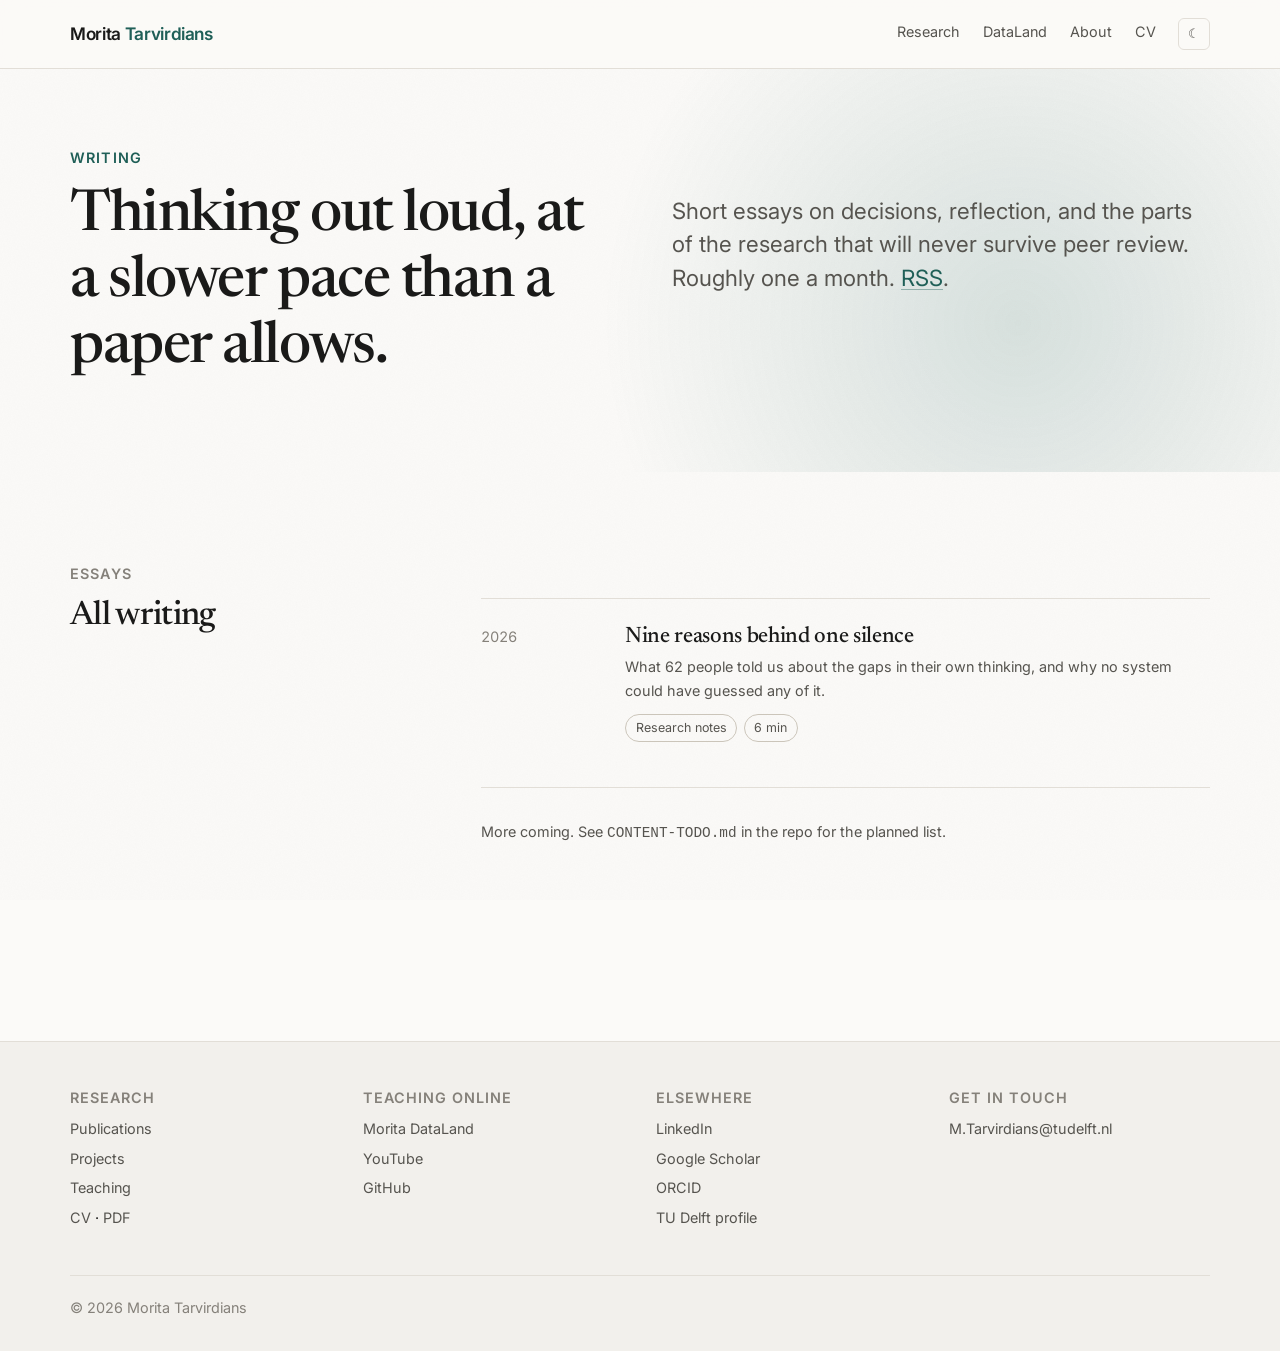
<file: writing/index.html>
<!doctype html>
<html lang="en">
<head>
<meta charset="utf-8">
<meta name="viewport" content="width=device-width, initial-scale=1">
<title>Writing — Morita Tarvirdians</title>
<meta name="description" content="Essays by Morita Tarvirdians on how people think through hard decisions, what AI can and cannot see about human reasoning, and life inside a PhD.">
<link rel="canonical" href="https://moritatarvirdians.github.io/writing/">
<meta name="theme-color" content="#1f5f57" media="(prefers-color-scheme: light)">
<meta name="theme-color" content="#14161a" media="(prefers-color-scheme: dark)">
<meta property="og:type" content="website">
<meta property="og:title" content="Writing — Morita Tarvirdians">
<meta property="og:description" content="Essays on decisions, reflection, and what AI can and cannot see about human reasoning.">
<meta property="og:url" content="https://moritatarvirdians.github.io/writing/">
<meta property="og:image" content="https://moritatarvirdians.github.io/assets/img/og-card.jpg">
<meta name="twitter:card" content="summary_large_image">
<link rel="preconnect" href="https://fonts.googleapis.com">
<link rel="preconnect" href="https://fonts.gstatic.com" crossorigin>
<link href="https://fonts.googleapis.com/css2?family=Inter:wght@400;500;600&family=Newsreader:ital,opsz,wght@0,6..72,400;0,6..72,500;1,6..72,400&display=swap" rel="stylesheet">
<link rel="stylesheet" href="/assets/css/style.css">
<link rel="icon" href="/assets/img/favicon.svg?v=3" type="image/svg+xml">
<link rel="alternate" type="application/rss+xml" title="Writing — Morita Tarvirdians" href="/feed.xml">
<script type="application/ld+json">
{
  "@context": "https://schema.org",
  "@type": "Blog",
  "url": "https://moritatarvirdians.github.io/writing/",
  "name": "Writing — Morita Tarvirdians",
  "author": { "@id": "https://moritatarvirdians.github.io/#person" }
}
</script>
</head>
<body>
<!-- #header -->
<a class="skip" href="#main">Skip to content</a>
<header class="site-head">
  <div class="wrap site-head__inner">
    <a class="brand notranslate" href="/" translate="no">Morita <span>Tarvirdians</span></a>
    <nav class="nav" aria-label="Primary">
      <a href="/research.html">Research</a>
      <a href="/videos.html">DataLand</a>
      <!-- <a href="/writing/">Writing</a> -->
      <!-- <a href="/coaching.html">Coaching</a> -->
      <a href="/about.html">About</a>
      <a href="/cv.html">CV</a>
    </nav>
    <!-- Language switcher (Google Translate), off until the translations are good enough.
    <div class="lang notranslate" role="group" aria-label="Language" translate="no">
      <button type="button" data-lang="en" lang="en" aria-pressed="true">EN</button>
      <button type="button" data-lang="fa" lang="fa" aria-pressed="false" title="فارسی (ترجمهٔ خودکار)">فا</button>
      <button type="button" data-lang="hy" lang="hy" aria-pressed="false" title="Հայերեն (ավտոմատ թարգմանություն)">Հայ</button>
    </div>
    <div id="gt" hidden></div>
    -->
    <button class="theme-toggle" type="button" aria-label="Switch theme">☾</button>
  </div>
</header>
<!-- /#header -->

<main id="main">
  <section class="hero">
    <div class="wrap">
      <p class="eyebrow">Writing</p>
      <h1 class="prose">Thinking out loud, at a slower pace than a paper allows.</h1>
      <p class="lede">
        Short essays on decisions, reflection, and the parts of the research that will never survive peer review.
        Roughly one a month. <a href="/feed.xml">RSS</a>.
      </p>
    </div>
  </section>

  <section class="section wrap">
    <p class="kicker">Essays</p>
    <h2>All writing</h2>
    <ul class="pub-list">
      <li class="pub">
        <div class="pub__meta">2026</div>
        <div>
          <h3 class="pub__title"><a href="/writing/nine-reasons-one-silence.html">Nine reasons behind one silence</a></h3>
          <p class="pub__note">
            What 62 people told us about the gaps in their own thinking, and why no system could have guessed
            any of it.
          </p>
          <p class="pub__links"><span class="chip">Research notes</span><span class="chip">6 min</span></p>
        </div>
      </li>
    </ul>
    <p class="muted small" style="margin-top:2rem">More coming. See <code>CONTENT-TODO.md</code> in the repo for the planned list.</p>
  </section>
</main>

<!-- #footer -->
<footer class="site-foot">
  <div class="wrap">
    <div class="foot-grid">
      <div>
        <h4>Research</h4>
        <ul>
          <li><a href="/research.html">Publications</a></li>
          <li><a href="/research.html#projects">Projects</a></li>
          <li><a href="/research.html#teaching">Teaching</a></li>
          <li><a href="/cv.html">CV</a> &middot; <a href="/assets/files/morita-tarvirdians-cv.pdf">PDF</a></li>
        </ul>
      </div>
      <div>
        <h4>Teaching online</h4>
        <ul>
          <li><a href="/videos.html">Morita DataLand</a></li>
          <li><a href="https://www.youtube.com/@MoritaDataLand" rel="me">YouTube</a></li>
          <li><a href="https://github.com/MoritaDataLand" rel="me">GitHub</a></li>
        </ul>
      </div>
      <div>
        <h4>Elsewhere</h4>
        <ul>
          <li><a href="https://nl.linkedin.com/in/morita-tarvirdians" rel="me">LinkedIn</a></li>
          <li><a href="https://scholar.google.com/citations?user=-nHTyVwAAAAJ&hl=en" rel="me">Google Scholar</a></li>
          <li><a href="https://orcid.org/0000-0003-4246-0016" rel="me">ORCID</a></li>
          <li><a href="https://research.tudelft.nl/en/persons/morita-tarvirdians/" rel="me">TU&nbsp;Delft profile</a></li>
        </ul>
      </div>
      <div>
        <h4>Get in touch</h4>
        <ul>
          <li><a href="mailto:M.Tarvirdians@tudelft.nl">M.Tarvirdians@tudelft.nl</a></li>
          <!-- <li><a href="/coaching.html#waitlist">Coaching waitlist</a></li> -->
        </ul>
      </div>
    </div>
    <div class="colophon">
      <span>&copy; 2026 Morita Tarvirdians</span>
      <!-- <span>Built as plain HTML and CSS. <a href="https://github.com/MoritaDataLand">Source</a></span> -->
    </div>
  </div>
</footer>
<script src="/assets/js/main.js" defer></script>
<!-- /#footer -->
</body>
</html>
</file>
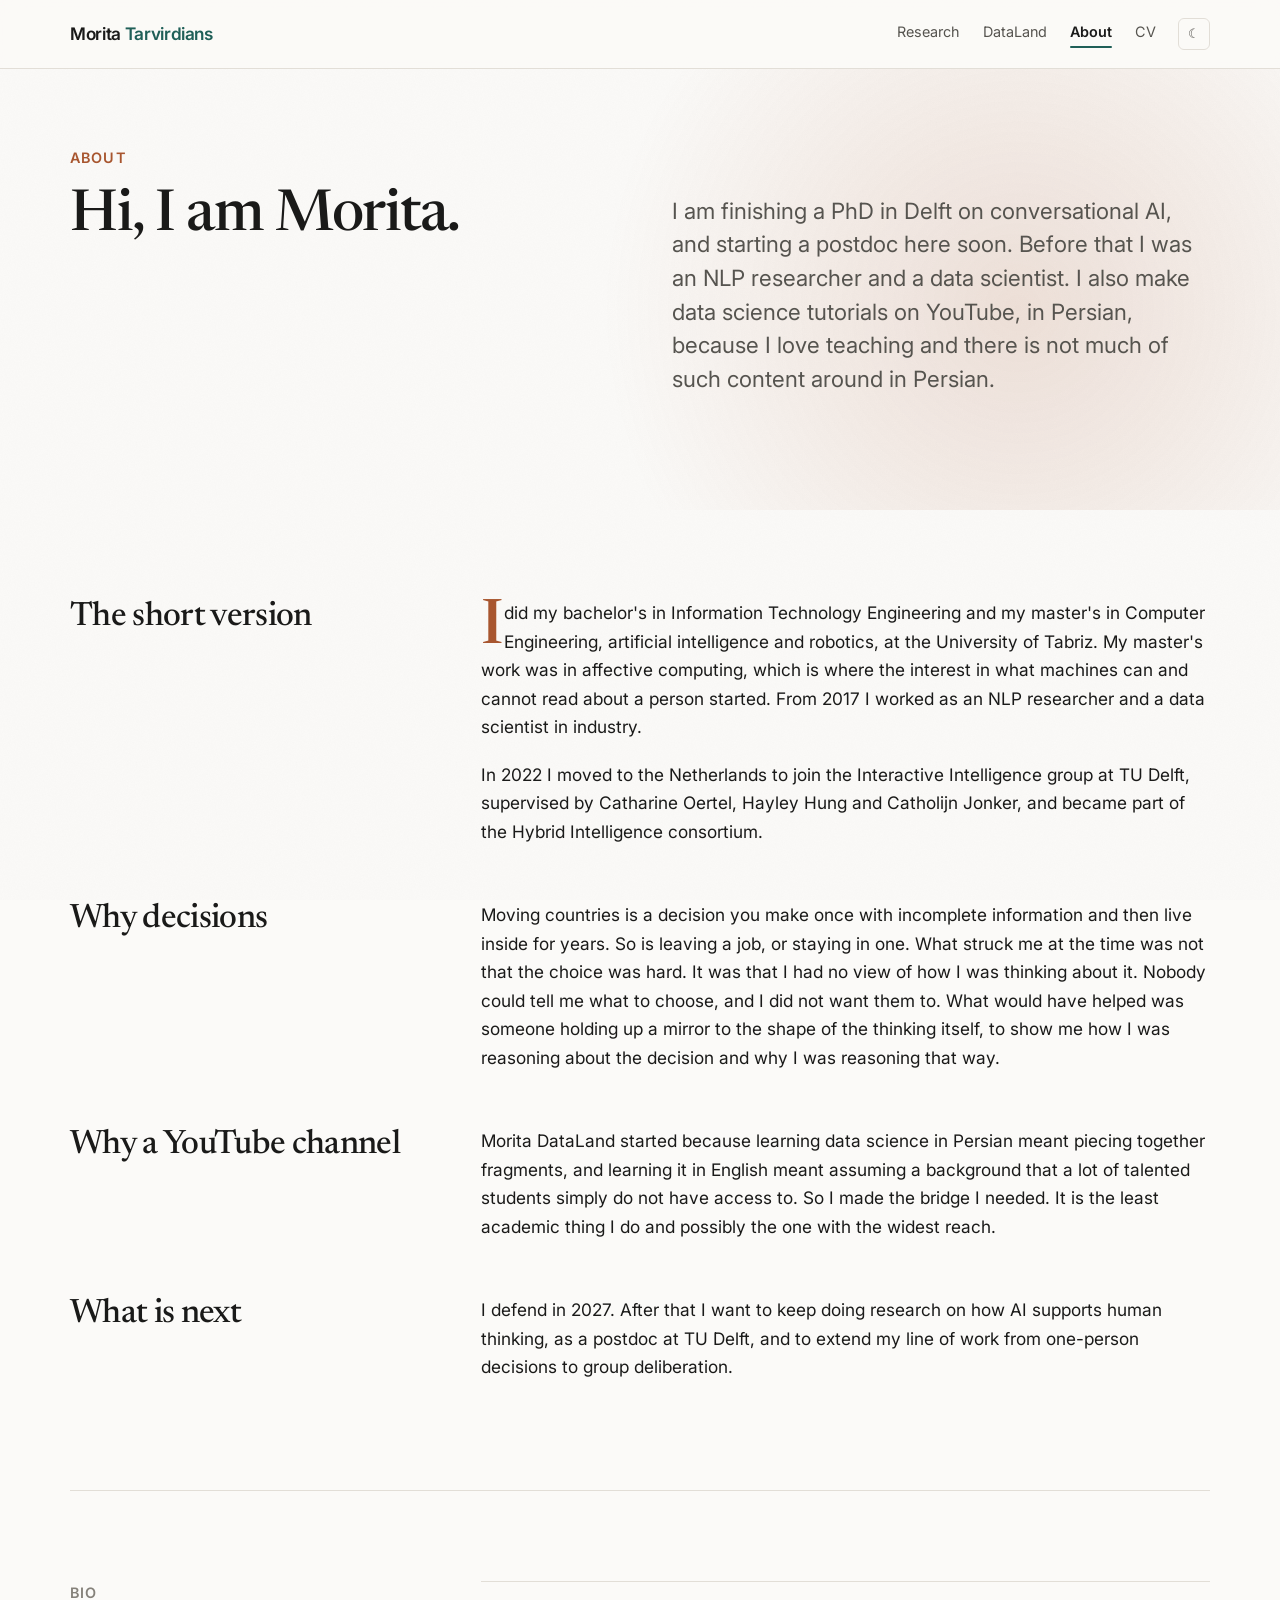
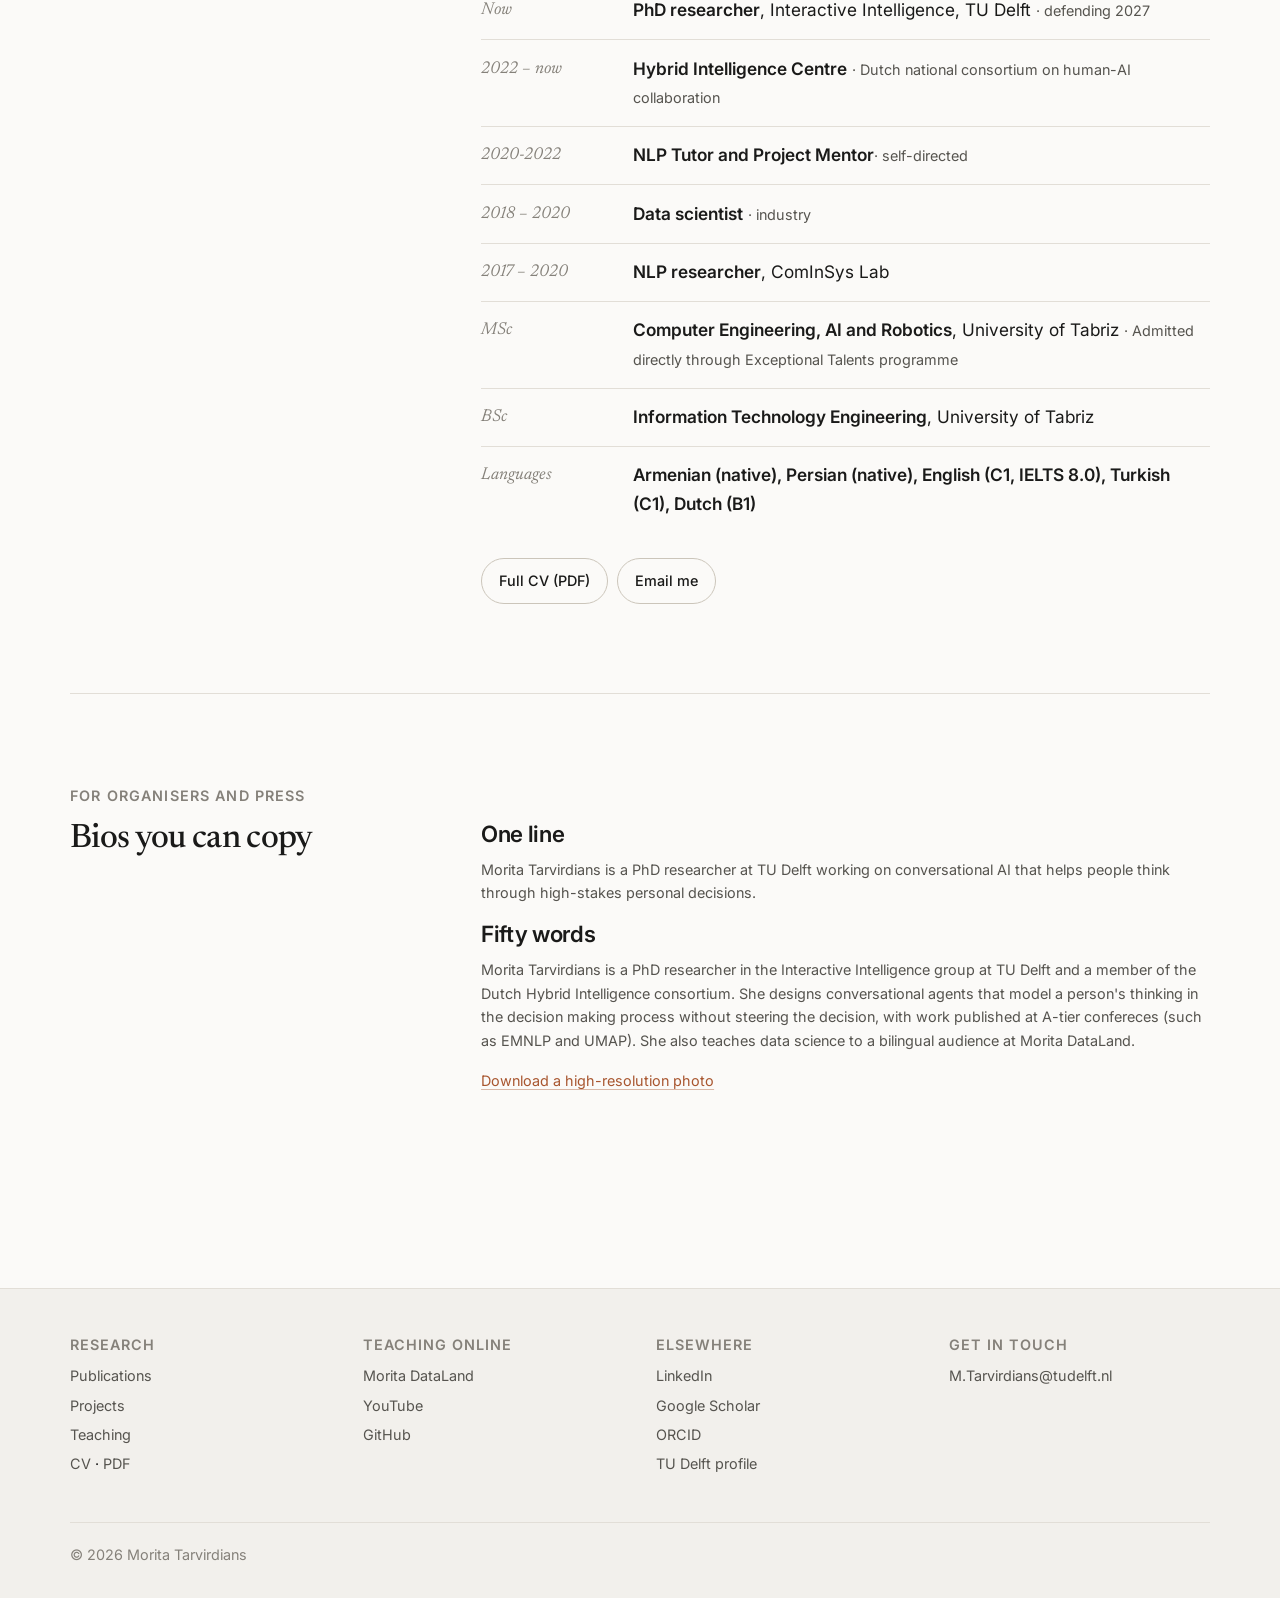
<file: about.html>
<!doctype html>
<html lang="en">
<head>
<meta charset="utf-8">
<meta name="viewport" content="width=device-width, initial-scale=1">
<title>About — Morita Tarvirdians</title>
<meta name="description" content="Morita Tarvirdians: from Tabriz to Delft, from affective computing to reflection support agents, and why a data science YouTube channel runs alongside a PhD.">
<link rel="canonical" href="https://moritatarvirdians.github.io/about.html">
<meta name="theme-color" content="#1f5f57" media="(prefers-color-scheme: light)">
<meta name="theme-color" content="#14161a" media="(prefers-color-scheme: dark)">
<meta property="og:type" content="profile">
<meta property="og:title" content="About — Morita Tarvirdians">
<meta property="og:description" content="About Morita Tarvirdians">
<meta property="og:url" content="https://moritatarvirdians.github.io/about.html">
<meta property="og:image" content="https://moritatarvirdians.github.io/assets/img/og-card.jpg">
<meta name="twitter:card" content="summary_large_image">
<link rel="preconnect" href="https://fonts.googleapis.com">
<link rel="preconnect" href="https://fonts.gstatic.com" crossorigin>
<link href="https://fonts.googleapis.com/css2?family=Inter:wght@400;500;600&family=Newsreader:ital,opsz,wght@0,6..72,400;0,6..72,500;1,6..72,400&display=swap" rel="stylesheet">
<link rel="stylesheet" href="/assets/css/style.css">
<link rel="icon" href="/assets/img/favicon.svg?v=3" type="image/svg+xml">

<script type="application/ld+json">
{
  "@context": "https://schema.org",
  "@type": "AboutPage",
  "url": "https://moritatarvirdians.github.io/about.html",
  "name": "About — Morita Tarvirdians",
  "mainEntity": {
    "@type": "Person",
    "@id": "https://moritatarvirdians.github.io/#person",
    "name": "Morita Tarvirdians",
    "alternateName": ["Morita DataLand", "M. Tarvirdians"],
    "url": "https://moritatarvirdians.github.io/",
    "image": "https://moritatarvirdians.github.io/assets/img/portrait.jpg",
    "email": "mailto:M.Tarvirdians@tudelft.nl",
    "jobTitle": "PhD Researcher in Interactive Intelligence",
    "description": "PhD researcher at TU Delft studying how conversational AI can support human reflection during high-stakes personal decisions, and creator of the Morita DataLand data science channel.",
    "knowsAbout": [
      "Conversational agents", "Human-AI interaction", "Reflection support systems",
      "Decision-making support", "Natural language processing", "Affective computing",
      "Hybrid intelligence", "Data science education"
    ],
    "knowsLanguage": ["en", "fa", "hy", "tr", "nl"],
    "worksFor": {
      "@type": "CollegeOrUniversity",
      "name": "Delft University of Technology",
      "alternateName": "TU Delft",
      "url": "https://www.tudelft.nl/"
    },
    "affiliation": {
      "@type": "Organization",
      "name": "Hybrid Intelligence Centre",
      "url": "https://www.hybrid-intelligence-centre.nl/"
    },
    "alumniOf": [
      { "@type": "CollegeOrUniversity", "name": "University of Tabriz", "url": "https://www.tabrizu.ac.ir/en" }
    ],
    "sameAs": [
      "https://www.youtube.com/@MoritaDataLand",
      "https://github.com/MoritaDataLand",
      "https://nl.linkedin.com/in/morita-tarvirdians",
      "https://research.tudelft.nl/en/persons/morita-tarvirdians/",
      "https://www.hybrid-intelligence-centre.nl/who-is-who/morita-tarvirdians/"
    ]
  }
}
</script>
</head>
<body>
<!-- #header -->
<a class="skip" href="#main">Skip to content</a>
<header class="site-head">
  <div class="wrap site-head__inner">
    <a class="brand notranslate" href="/" translate="no">Morita <span>Tarvirdians</span></a>
    <nav class="nav" aria-label="Primary">
      <a href="/research.html">Research</a>
      <a href="/videos.html">DataLand</a>
      <!-- <a href="/writing/">Writing</a> -->
      <!-- <a href="/coaching.html">Coaching</a> -->
      <a href="/about.html">About</a>
      <a href="/cv.html">CV</a>
    </nav>
    <!-- Language switcher (Google Translate), off until the translations are good enough.
    <div class="lang notranslate" role="group" aria-label="Language" translate="no">
      <button type="button" data-lang="en" lang="en" aria-pressed="true">EN</button>
      <button type="button" data-lang="fa" lang="fa" aria-pressed="false" title="فارسی (ترجمهٔ خودکار)">فا</button>
      <button type="button" data-lang="hy" lang="hy" aria-pressed="false" title="Հայերեն (ավտոմատ թարգմանություն)">Հայ</button>
    </div>
    <div id="gt" hidden></div>
    -->
    <button class="theme-toggle" type="button" aria-label="Switch theme">☾</button>
  </div>
</header>
<!-- /#header -->

<main id="main" class="tone-warm">

  <section class="hero">
    <div class="wrap hero__grid">
      <div>
        <p class="eyebrow">About</p>
        <h1>Hi, I am Morita.</h1>
        <p class="lede">
          I am finishing a PhD in Delft on conversational AI, and starting a postdoc here soon. 
          Before that I was an NLP researcher and a data scientist. I also make data science tutorials on YouTube, in Persian, because I love teaching and there is not much of
          such content around in Persian.
        </p>
      </div>
      <!-- <div class="portrait">
        <div class="ph">Environmental portrait<br><span class="small">assets/img/about-portrait.jpg &middot; 4:5</span></div>
      </div> -->
    </div>
  </section>

  <!-- ===== The story ===== -->
  <section class="section wrap">
    <div class="prose">
      <h2>The short version</h2>
      <p class="dropcap">
        I did my bachelor's in Information Technology Engineering and my master's in Computer Engineering, artificial intelligence and robotics, at the University of Tabriz. My master's work was in affective
        computing, which is where the interest in what machines can and cannot read about a person started.
        From 2017 I worked as an NLP researcher and a data scientist in industry.
      </p>
      <p>
        In 2022 I moved to the Netherlands to join the Interactive Intelligence group at TU Delft, supervised by Catharine Oertel, Hayley Hung and Catholijn Jonker, and became part of the Hybrid Intelligence
        consortium. 
        <!-- My doctoral work has been around a single idea.
        People and machines are good at different things. A system can see the patterns in someone's thinking but cannot understand why the pattern and gaps are there, and the person may know the reasons
        behind the patterns but cannot easily see them from the inside. 
        I research how the two
        intelligences can be brought together around a person&rsquo;s own thinking, a &ldquo;hybrid intelligence&rdquo; approach. -->
      </p>

      <h2>Why decisions</h2>
      <p>
        Moving countries is a decision you make once with incomplete information and then live inside
        for years. So is leaving a job, or staying in one. What struck me at the time was not that the
        choice was hard. It was that I had no view of how I was thinking about it. Nobody could tell me
        what to choose, and I did not want them to. What would have helped was someone holding up a
        mirror to the shape of the thinking itself, to show me how I was reasoning about the decision
        and why I was reasoning that way.
      </p>
      <!-- <blockquote class="pullquote">
        <p>What would have helped was someone holding up a mirror to the shape of the thinking itself.</p>
      </blockquote>
      <p>
        That is what my papers have been building toward. The agent does the half a person cannot
        do mid-conversation, tracking how attention has been distributed across different
        considerations. It sees, for example, that someone has covered the practical side of a
        decision at length and the emotional side barely at all. Across several studies I look at
        whether and how bringing the two intelligences together, human and artificial, shapes the
        trajectory of a person&rsquo;s thinking and how they experience it.
      </p> -->

      <h2>Why a YouTube channel</h2>
      <p>
        Morita DataLand started because learning data science in Persian meant piecing together fragments, and
        learning it in English meant assuming a background that a lot of talented students simply do not have
        access to. So I made the bridge I needed. It is the least academic thing I do and possibly the one with
        the widest reach.
      </p>

      <h2>What is next</h2>
      <p>
      I defend in 2027. After that I want to keep doing research on how AI supports human thinking,
      as a postdoc at TU Delft, and to extend my line of work from one-person decisions to group
      deliberation.
        <!-- That second part is the <a href="/coaching.html">coaching practice</a> I am slowly building. -->
      </p>
    </div>
  </section>

  <!-- ===== Personal =====
  <section class="section wrap">
    <p class="kicker">Off the clock</p>
    <h2 class="prose">Things that are not research</h2>
    <!-- <div class="photo-strip" style="margin-top:2rem">
      <figure><div class="ph" style="aspect-ratio:1">Photo 1</div><figcaption>Something you actually do, in a sentence.</figcaption></figure>
      <figure><div class="ph" style="aspect-ratio:1">Photo 2</div><figcaption>A place you go, and why.</figcaption></figure>
      <figure><div class="ph" style="aspect-ratio:1">Photo 3</div><figcaption>Something you are learning badly and enjoying.</figcaption></figure>
      <figure><div class="ph" style="aspect-ratio:1">Photo 4</div><figcaption>A small opinion you will defend.</figcaption></figure>
    </div> -->
  <!-- </section> --> 

  <!-- ===== Facts ===== -->
  <section class="section wrap">
    <p class="kicker">BIO</p>
    <ul class="timeline" style="margin-top:1.5rem">
      <li><span class="yr">Now</span><span><b>PhD researcher</b>, Interactive Intelligence, TU Delft <span class="det">&middot; defending 2027</span></span></li>
      <li><span class="yr">2022 &ndash; now</span><span><b>Hybrid Intelligence Centre</b> <span class="det">&middot; Dutch national consortium on human-AI collaboration</span></span></li>
      <li><span class="yr">2020-2022</span><span><b>NLP Tutor and Project Mentor</b><span class="det">&middot; self-directed</span></span></li>
      <li><span class="yr">2018 &ndash; 2020</span><span><b>Data scientist</b> <span class="det">&middot; industry</span></span></li>
      <li><span class="yr">2017 &ndash; 2020</span><span><b>NLP researcher</b>, ComInSys Lab</span></li>
      <li><span class="yr">MSc</span><span><b>Computer Engineering, AI and Robotics</b>, University of Tabriz <span class="det">&middot; Admitted directly through Exceptional Talents programme</span></li>
      <li><span class="yr">BSc</span><span><b>Information Technology Engineering</b>, University of Tabriz</span></li>
      <!-- <li><span class="yr">2017</span><span><b>Admitted directly to the MSc</b> through Iran&rsquo;s NODET Exceptional Talents programme <span class="det">&middot; NODET selects the country's top-performing students; direct admission skipped the national entrance examination, on the strength of top-ranked BSc performance</span></span></li> -->
      <li><span class="yr">Languages</span><span><b>Armenian (native), Persian (native), English (C1, IELTS 8.0), Turkish (C1), Dutch (B1)</b></span></li>
    </ul>
    <div class="btn-row">
      <a class="btn btn--ghost" href="/assets/files/morita-tarvirdians-cv.pdf">Full CV (PDF)</a>
      <a class="btn btn--ghost" href="mailto:M.Tarvirdians@tudelft.nl">Email me</a>
    </div>
  </section>

  <!-- ===== Press kit ===== -->
  <section class="section wrap">
    <p class="kicker">For organisers and press</p>
    <h2>Bios you can copy</h2>
    <div class="prose">
      <h3>One line</h3>
      <p class="small muted">Morita Tarvirdians is a PhD researcher at TU Delft working on conversational AI that helps people think through high-stakes personal decisions.</p>
      <h3>Fifty words</h3>
      <p class="small muted">
        Morita Tarvirdians is a PhD researcher in the Interactive Intelligence group at TU Delft and a member of
        the Dutch Hybrid Intelligence consortium. She designs conversational agents that model a
        person's thinking in the decision making process without steering the decision, with work published at A-tier confereces (such as EMNLP and UMAP).
        She also teaches data science to a bilingual audience at Morita DataLand.
      </p>
      <p class="small"><a href="/assets/img/portrait.jpg">Download a high-resolution photo</a></p>
    </div>
  </section>

</main>

<!-- #footer -->
<footer class="site-foot">
  <div class="wrap">
    <div class="foot-grid">
      <div>
        <h4>Research</h4>
        <ul>
          <li><a href="/research.html">Publications</a></li>
          <li><a href="/research.html#projects">Projects</a></li>
          <li><a href="/research.html#teaching">Teaching</a></li>
          <li><a href="/cv.html">CV</a> &middot; <a href="/assets/files/morita-tarvirdians-cv.pdf">PDF</a></li>
        </ul>
      </div>
      <div>
        <h4>Teaching online</h4>
        <ul>
          <li><a href="/videos.html">Morita DataLand</a></li>
          <li><a href="https://www.youtube.com/@MoritaDataLand" rel="me">YouTube</a></li>
          <li><a href="https://github.com/MoritaDataLand" rel="me">GitHub</a></li>
        </ul>
      </div>
      <div>
        <h4>Elsewhere</h4>
        <ul>
          <li><a href="https://nl.linkedin.com/in/morita-tarvirdians" rel="me">LinkedIn</a></li>
          <li><a href="https://scholar.google.com/citations?user=-nHTyVwAAAAJ&hl=en" rel="me">Google Scholar</a></li>
          <li><a href="https://orcid.org/0000-0003-4246-0016" rel="me">ORCID</a></li>
          <li><a href="https://research.tudelft.nl/en/persons/morita-tarvirdians/" rel="me">TU&nbsp;Delft profile</a></li>
        </ul>
      </div>
      <div>
        <h4>Get in touch</h4>
        <ul>
          <li><a href="mailto:M.Tarvirdians@tudelft.nl">M.Tarvirdians@tudelft.nl</a></li>
          <!-- <li><a href="/coaching.html#waitlist">Coaching waitlist</a></li> -->
        </ul>
      </div>
    </div>
    <div class="colophon">
      <span>&copy; 2026 Morita Tarvirdians</span>
      <!-- <span>Built as plain HTML and CSS. <a href="https://github.com/MoritaDataLand">Source</a></span> -->
    </div>
  </div>
</footer>
<script src="/assets/js/main.js" defer></script>
<!-- /#footer -->
</body>
</html>
</file>
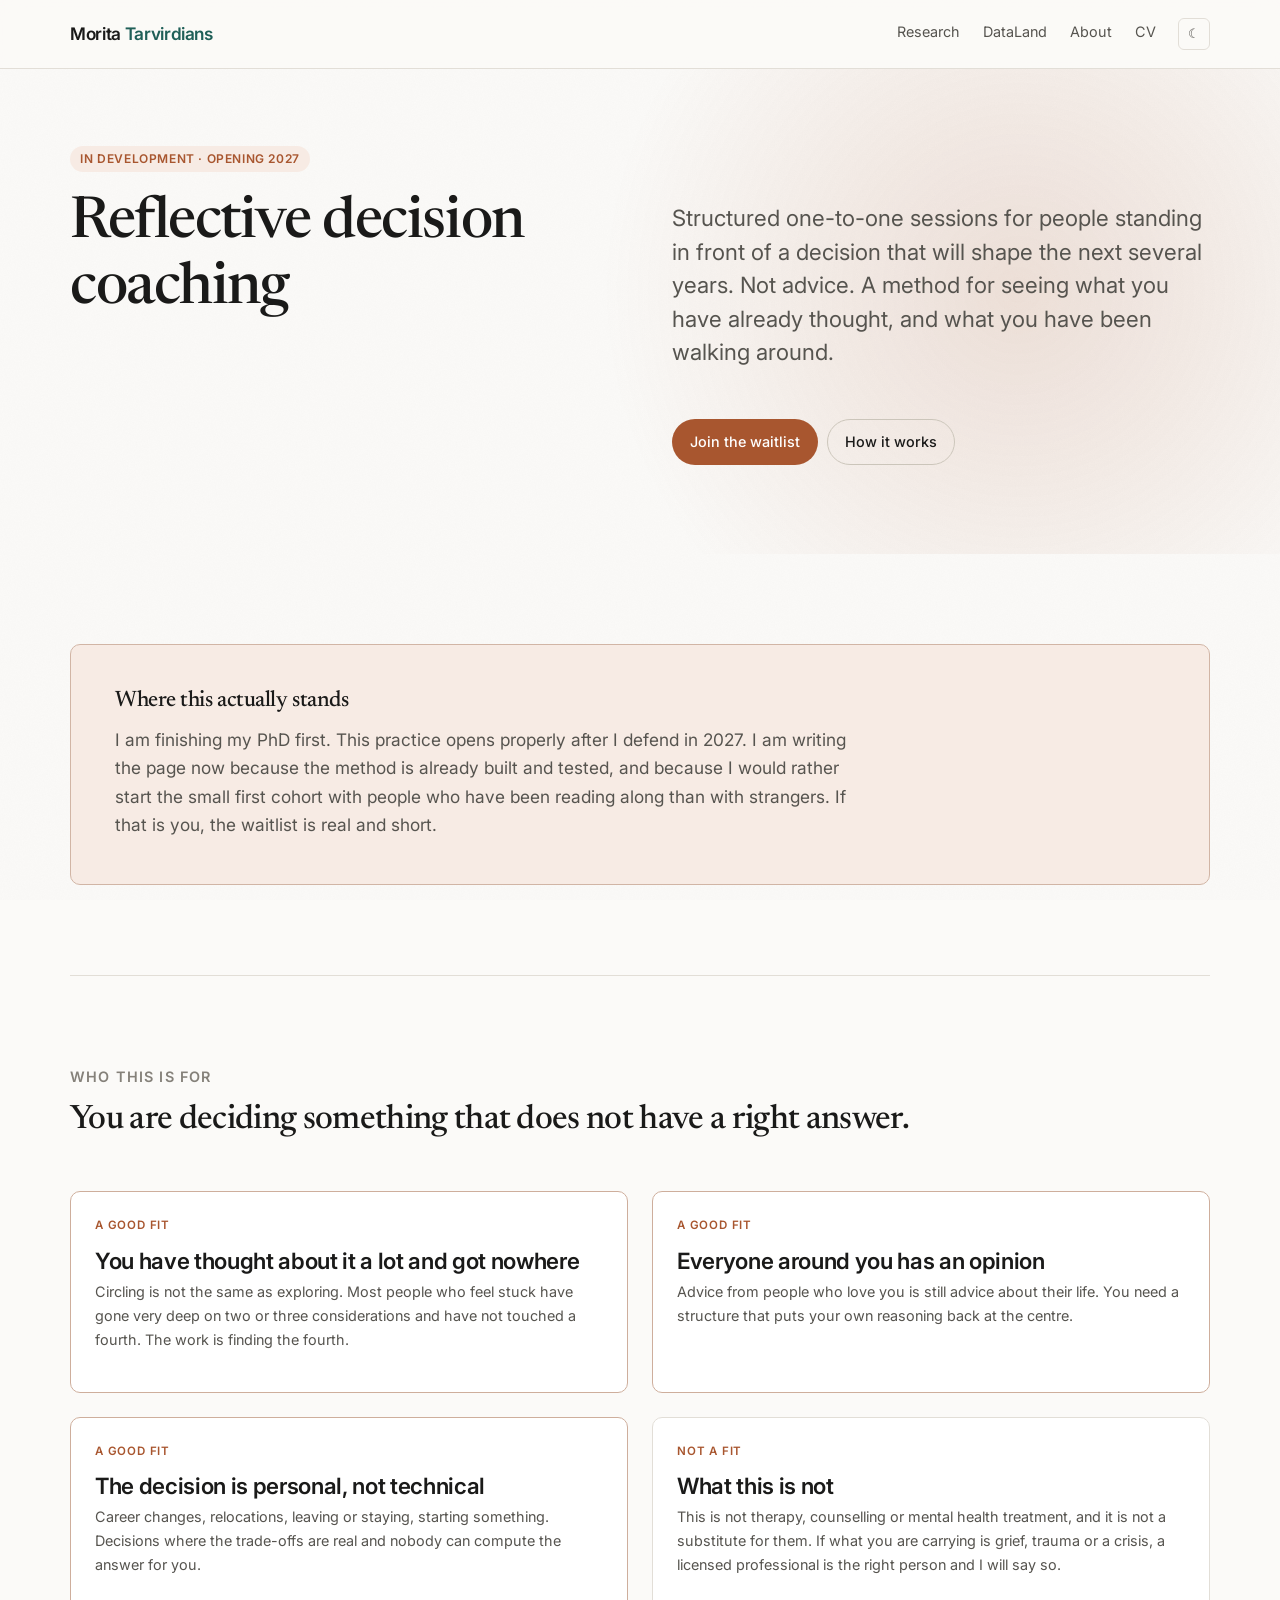
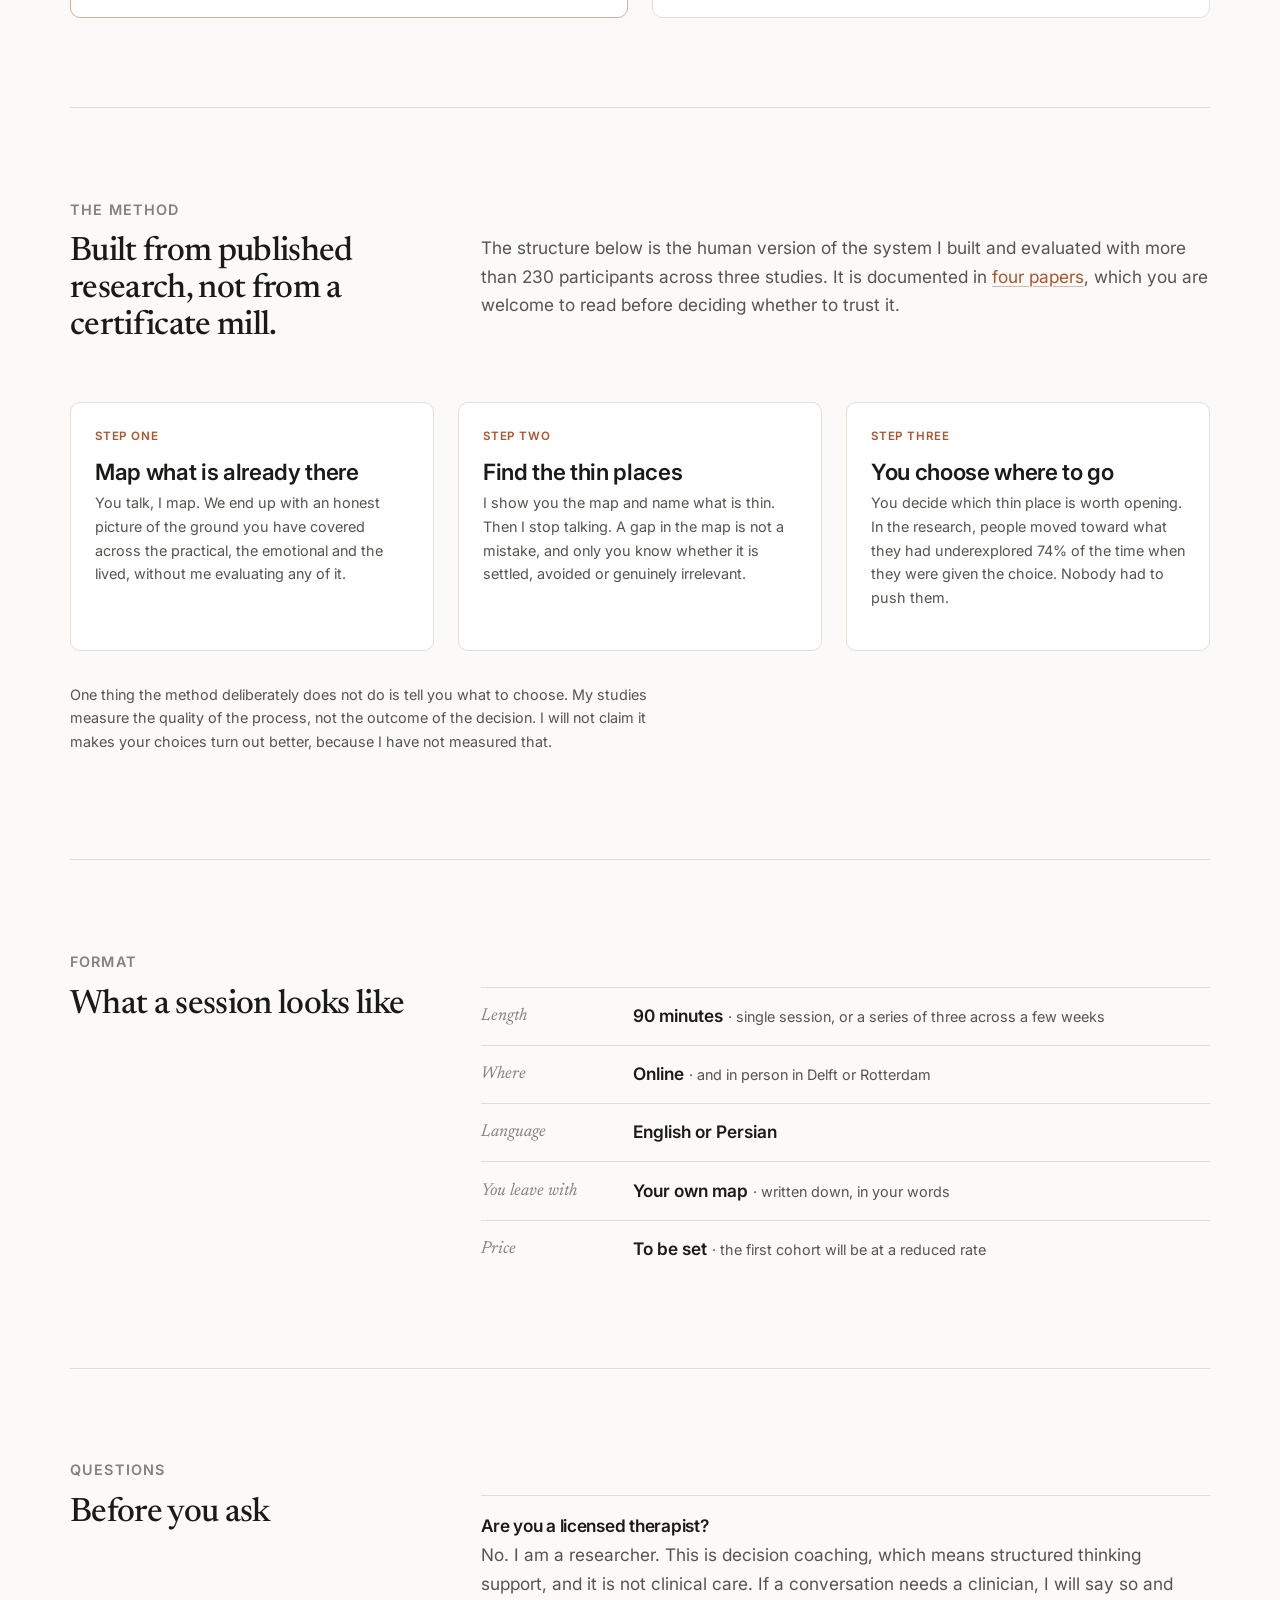
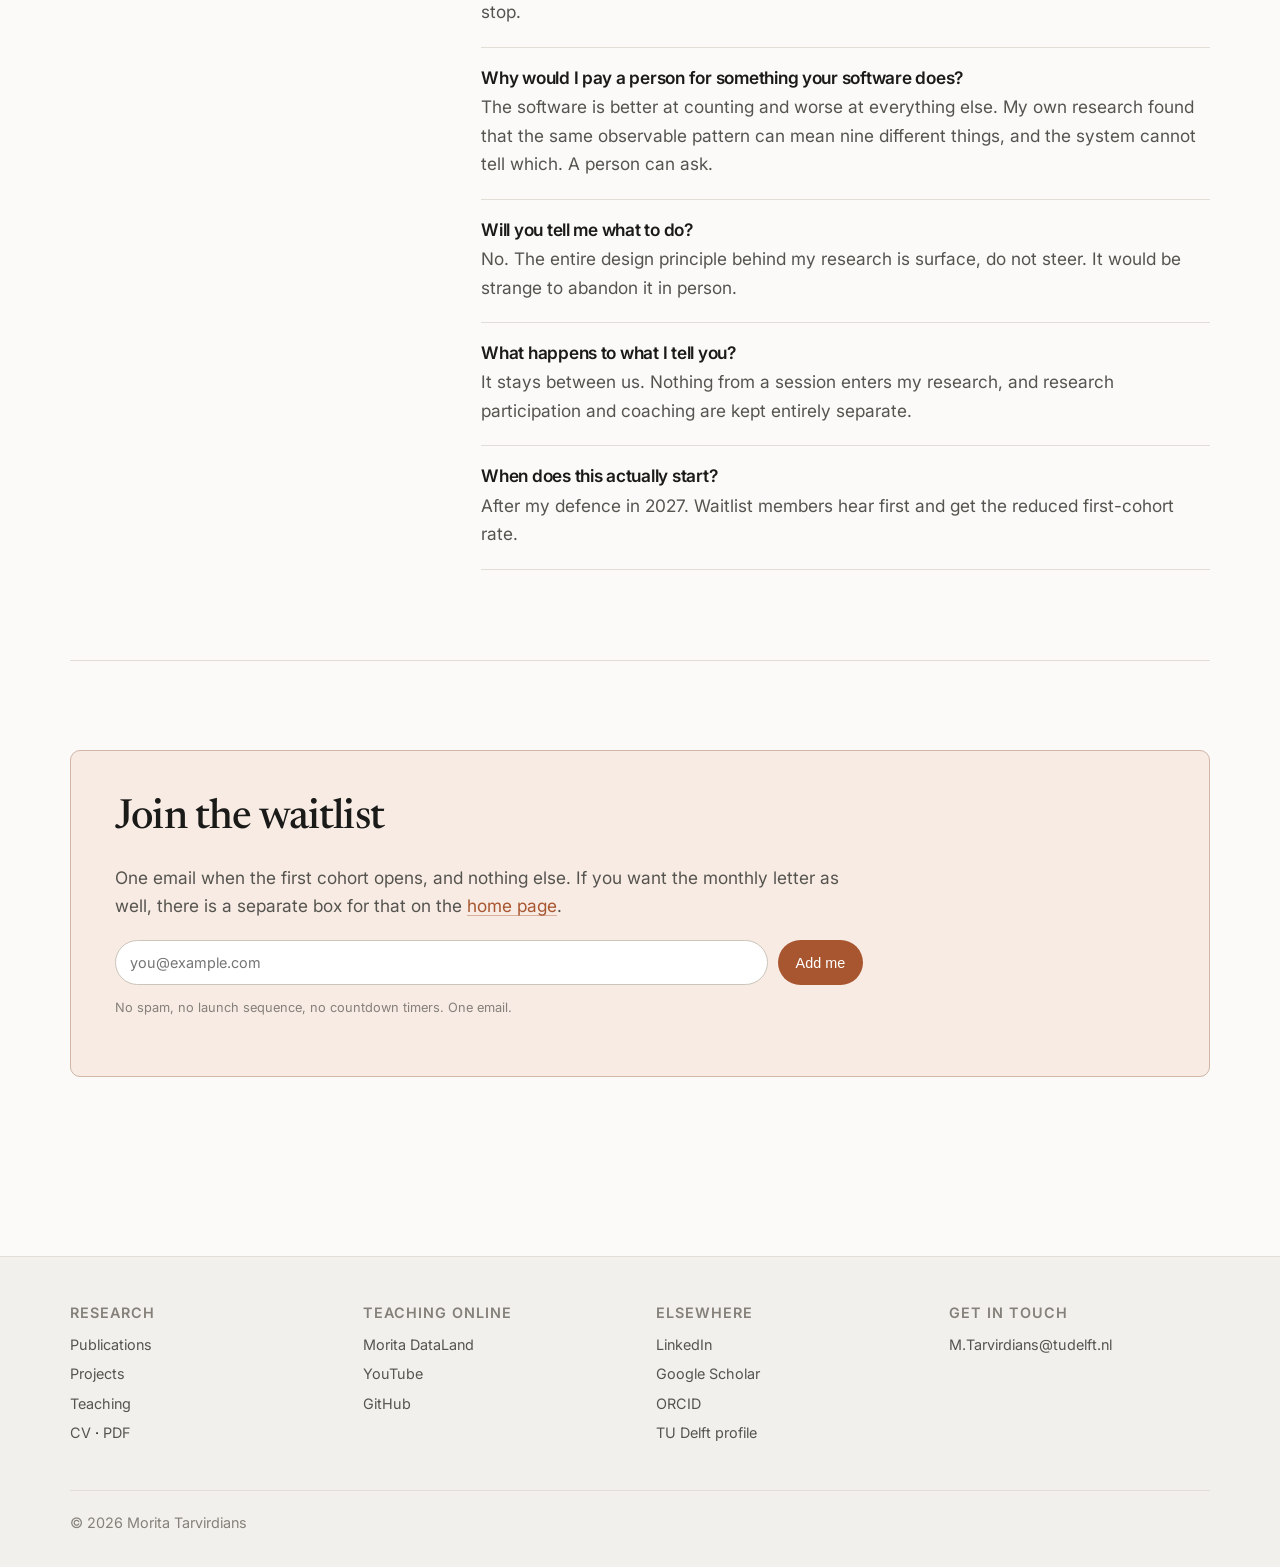
<file: coaching.html>
<!doctype html>
<html lang="en">
<head>
<meta charset="utf-8">
<meta name="viewport" content="width=device-width, initial-scale=1">
<title>Reflective decision coaching — Morita Tarvirdians</title>
<meta name="description" content="A coaching practice in development: structured one-to-one sessions for people facing a high-stakes personal decision, built on four years of published research on reflection.">
<link rel="canonical" href="https://moritatarvirdians.github.io/coaching.html">
<meta name="theme-color" content="#1f5f57" media="(prefers-color-scheme: light)">
<meta name="theme-color" content="#14161a" media="(prefers-color-scheme: dark)">
<meta property="og:type" content="website">
<meta property="og:title" content="Reflective decision coaching — Morita Tarvirdians">
<meta property="og:description" content="Structured one-to-one sessions.">
<meta property="og:url" content="https://moritatarvirdians.github.io/coaching.html">
<meta property="og:image" content="https://moritatarvirdians.github.io/assets/img/og-card.jpg">
<meta name="twitter:card" content="summary_large_image">
<link rel="preconnect" href="https://fonts.googleapis.com">
<link rel="preconnect" href="https://fonts.gstatic.com" crossorigin>
<link href="https://fonts.googleapis.com/css2?family=Inter:wght@400;500;600&family=Newsreader:ital,opsz,wght@0,6..72,400;0,6..72,500;1,6..72,400&display=swap" rel="stylesheet">
<link rel="stylesheet" href="/assets/css/style.css">
<link rel="icon" href="/assets/img/favicon.svg?v=3" type="image/svg+xml">

<script type="application/ld+json">
{
  "@context": "https://schema.org",
  "@type": "WebPage",
  "url": "https://moritatarvirdians.github.io/coaching.html",
  "name": "Reflective decision coaching — Morita Tarvirdians",
  "about": { "@id": "https://moritatarvirdians.github.io/#person" }
}
</script>
<!--
  WHEN YOU LAUNCH: replace the JSON-LD above with a ProfessionalService block.
  Template is in CONTENT-TODO.md under "Coaching launch checklist".
-->
</head>
<body>
<!-- #header -->
<a class="skip" href="#main">Skip to content</a>
<header class="site-head">
  <div class="wrap site-head__inner">
    <a class="brand notranslate" href="/" translate="no">Morita <span>Tarvirdians</span></a>
    <nav class="nav" aria-label="Primary">
      <a href="/research.html">Research</a>
      <a href="/videos.html">DataLand</a>
      <!-- <a href="/writing/">Writing</a> -->
      <!-- <a href="/coaching.html">Coaching</a> -->
      <a href="/about.html">About</a>
      <a href="/cv.html">CV</a>
    </nav>
    <!-- Language switcher (Google Translate), off until the translations are good enough.
    <div class="lang notranslate" role="group" aria-label="Language" translate="no">
      <button type="button" data-lang="en" lang="en" aria-pressed="true">EN</button>
      <button type="button" data-lang="fa" lang="fa" aria-pressed="false" title="فارسی (ترجمهٔ خودکار)">فا</button>
      <button type="button" data-lang="hy" lang="hy" aria-pressed="false" title="Հայերեն (ավտոմատ թարգմանություն)">Հայ</button>
    </div>
    <div id="gt" hidden></div>
    -->
    <button class="theme-toggle" type="button" aria-label="Switch theme">☾</button>
  </div>
</header>
<!-- /#header -->

<main id="main" class="tone-warm">

  <section class="hero">
    <div class="wrap">
      <p class="pill pill--warm">In development &middot; opening 2027</p>
      <h1 class="prose">Reflective decision coaching</h1>
      <p class="lede">
        Structured one-to-one sessions for people standing in front of a decision that will shape the next
        several years. Not advice. A method for seeing what you have already thought, and what you have been
        walking around.
      </p>
      <div class="btn-row">
        <a class="btn btn--primary" href="#waitlist">Join the waitlist</a>
        <a class="btn btn--ghost" href="#method">How it works</a>
      </div>
    </div>
  </section>

  <!-- ===== Honest status ===== -->
  <section class="section wrap">
    <div class="band band--warm">
      <h2 style="margin-top:0; font-size: var(--step-1)">Where this actually stands</h2>
      <p class="prose muted mb-0">
        I am finishing my PhD first. This practice opens properly after I defend in 2027. I am writing the page
        now because the method is already built and tested, and because I would rather start the small first
        cohort with people who have been reading along than with strangers. If that is you, the waitlist is real
        and short.
      </p>
    </div>
  </section>

  <!-- ===== Who ===== -->
  <section class="section wrap">
    <p class="kicker">Who this is for</p>
    <h2 class="prose">You are deciding something that does not have a right answer.</h2>
    <div class="grid grid-2" style="margin-top:2.25rem">
      <article class="card card--warm">
        <p class="card__tag">A good fit</p>
        <h3>You have thought about it a lot and got nowhere</h3>
        <p>
          Circling is not the same as exploring. Most people who feel stuck have gone very deep on two or three
          considerations and have not touched a fourth. The work is finding the fourth.
        </p>
      </article>
      <article class="card card--warm">
        <p class="card__tag">A good fit</p>
        <h3>Everyone around you has an opinion</h3>
        <p>
          Advice from people who love you is still advice about their life. You need a structure that puts your
          own reasoning back at the centre.
        </p>
      </article>
      <article class="card card--warm">
        <p class="card__tag">A good fit</p>
        <h3>The decision is personal, not technical</h3>
        <p>
          Career changes, relocations, leaving or staying, starting something. Decisions where the trade-offs are
          real and nobody can compute the answer for you.
        </p>
      </article>
      <article class="card">
        <p class="card__tag">Not a fit</p>
        <h3>What this is not</h3>
        <p>
          This is not therapy, counselling or mental health treatment, and it is not a substitute for them.
          If what you are carrying is grief, trauma or a crisis, a licensed professional is the right person and
          I will say so.
        </p>
      </article>
    </div>
  </section>

  <!-- ===== Method ===== -->
  <section class="section wrap" id="method">
    <p class="kicker">The method</p>
    <h2 class="prose">Built from published research, not from a certificate mill.</h2>
    <p class="prose muted">
      The structure below is the human version of the system I built and evaluated with more than 230
      participants across three studies. It is documented in <a href="/research.html">four papers</a>, which
      you are welcome to read before deciding whether to trust it.
    </p>
    <div class="grid grid-3" style="margin-top:2.5rem">
      <article class="card">
        <p class="card__tag">Step one</p>
        <h3>Map what is already there</h3>
        <p>
          You talk, I map. We end up with an honest picture of the ground you have covered across the practical,
          the emotional and the lived, without me evaluating any of it.
        </p>
      </article>
      <article class="card">
        <p class="card__tag">Step two</p>
        <h3>Find the thin places</h3>
        <p>
          I show you the map and name what is thin. Then I stop talking. A gap in the map is not a mistake, and
          only you know whether it is settled, avoided or genuinely irrelevant.
        </p>
      </article>
      <article class="card">
        <p class="card__tag">Step three</p>
        <h3>You choose where to go</h3>
        <p>
          You decide which thin place is worth opening. In the research, people moved toward what they had
          underexplored 74% of the time when they were given the choice. Nobody had to push them.
        </p>
      </article>
    </div>
    <p class="prose small muted" style="margin-top:2rem">
      One thing the method deliberately does not do is tell you what to choose. My studies measure the quality of
      the process, not the outcome of the decision. I will not claim it makes your choices turn out better,
      because I have not measured that.
    </p>
  </section>

  <!-- ===== Format ===== -->
  <section class="section wrap">
    <p class="kicker">Format</p>
    <h2>What a session looks like</h2>
    <ul class="timeline" style="margin-top:1.5rem">
      <li><span class="yr">Length</span><span><b>90 minutes</b> <span class="det">&middot; single session, or a series of three across a few weeks</span></span></li>
      <li><span class="yr">Where</span><span><b>Online</b> <span class="det">&middot; and in person in Delft or Rotterdam</span></span></li>
      <li><span class="yr">Language</span><span><b>English or Persian</b></span></li>
      <li><span class="yr">You leave with</span><span><b>Your own map</b> <span class="det">&middot; written down, in your words</span></span></li>
      <li><span class="yr">Price</span><span><b>To be set</b> <span class="det">&middot; the first cohort will be at a reduced rate</span></span></li>
    </ul>
  </section>

  <!-- ===== FAQ ===== -->
  <section class="section wrap">
    <p class="kicker">Questions</p>
    <h2>Before you ask</h2>
    <div style="margin-top:1.75rem">
      <div class="faq">
        <h3>Are you a licensed therapist?</h3>
        <p>No. I am a researcher. This is decision coaching, which means structured thinking support, and it is not clinical care. If a conversation needs a clinician, I will say so and stop.</p>
      </div>
      <div class="faq">
        <h3>Why would I pay a person for something your software does?</h3>
        <p>The software is better at counting and worse at everything else. My own research found that the same observable pattern can mean nine different things, and the system cannot tell which. A person can ask.</p>
      </div>
      <div class="faq">
        <h3>Will you tell me what to do?</h3>
        <p>No. The entire design principle behind my research is surface, do not steer. It would be strange to abandon it in person.</p>
      </div>
      <div class="faq">
        <h3>What happens to what I tell you?</h3>
        <p>It stays between us. Nothing from a session enters my research, and research participation and coaching are kept entirely separate.</p>
      </div>
      <div class="faq">
        <h3>When does this actually start?</h3>
        <p>After my defence in 2027. Waitlist members hear first and get the reduced first-cohort rate.</p>
      </div>
    </div>
  </section>

  <!-- ===== Waitlist ===== -->
  <section class="section wrap" id="waitlist">
    <div class="band band--warm">
      <div class="prose">
        <h2 style="margin-top:0">Join the waitlist</h2>
        <p class="muted">
          One email when the first cohort opens, and nothing else. If you want the monthly letter as well, there
          is a separate box for that on the <a href="/">home page</a>.
        </p>
        <form class="form-row" action="REPLACE_WITH_YOUR_FORM_ENDPOINT" method="post">
          <label class="visually-hidden" for="wl-email">Email address</label>
          <input id="wl-email" name="email" type="email" required placeholder="you@example.com" autocomplete="email">
          <button class="btn btn--primary" type="submit">Add me</button>
        </form>
        <p class="form-note">No spam, no launch sequence, no countdown timers. One email.</p>
      </div>
    </div>
  </section>

</main>

<!-- #footer -->
<footer class="site-foot">
  <div class="wrap">
    <div class="foot-grid">
      <div>
        <h4>Research</h4>
        <ul>
          <li><a href="/research.html">Publications</a></li>
          <li><a href="/research.html#projects">Projects</a></li>
          <li><a href="/research.html#teaching">Teaching</a></li>
          <li><a href="/cv.html">CV</a> &middot; <a href="/assets/files/morita-tarvirdians-cv.pdf">PDF</a></li>
        </ul>
      </div>
      <div>
        <h4>Teaching online</h4>
        <ul>
          <li><a href="/videos.html">Morita DataLand</a></li>
          <li><a href="https://www.youtube.com/@MoritaDataLand" rel="me">YouTube</a></li>
          <li><a href="https://github.com/MoritaDataLand" rel="me">GitHub</a></li>
        </ul>
      </div>
      <div>
        <h4>Elsewhere</h4>
        <ul>
          <li><a href="https://nl.linkedin.com/in/morita-tarvirdians" rel="me">LinkedIn</a></li>
          <li><a href="https://scholar.google.com/citations?user=-nHTyVwAAAAJ&hl=en" rel="me">Google Scholar</a></li>
          <li><a href="https://orcid.org/0000-0003-4246-0016" rel="me">ORCID</a></li>
          <li><a href="https://research.tudelft.nl/en/persons/morita-tarvirdians/" rel="me">TU&nbsp;Delft profile</a></li>
        </ul>
      </div>
      <div>
        <h4>Get in touch</h4>
        <ul>
          <li><a href="mailto:M.Tarvirdians@tudelft.nl">M.Tarvirdians@tudelft.nl</a></li>
          <!-- <li><a href="/coaching.html#waitlist">Coaching waitlist</a></li> -->
        </ul>
      </div>
    </div>
    <div class="colophon">
      <span>&copy; 2026 Morita Tarvirdians</span>
      <!-- <span>Built as plain HTML and CSS. <a href="https://github.com/MoritaDataLand">Source</a></span> -->
    </div>
  </div>
</footer>
<script src="/assets/js/main.js" defer></script>
<!-- /#footer -->
</body>
</html>
</file>
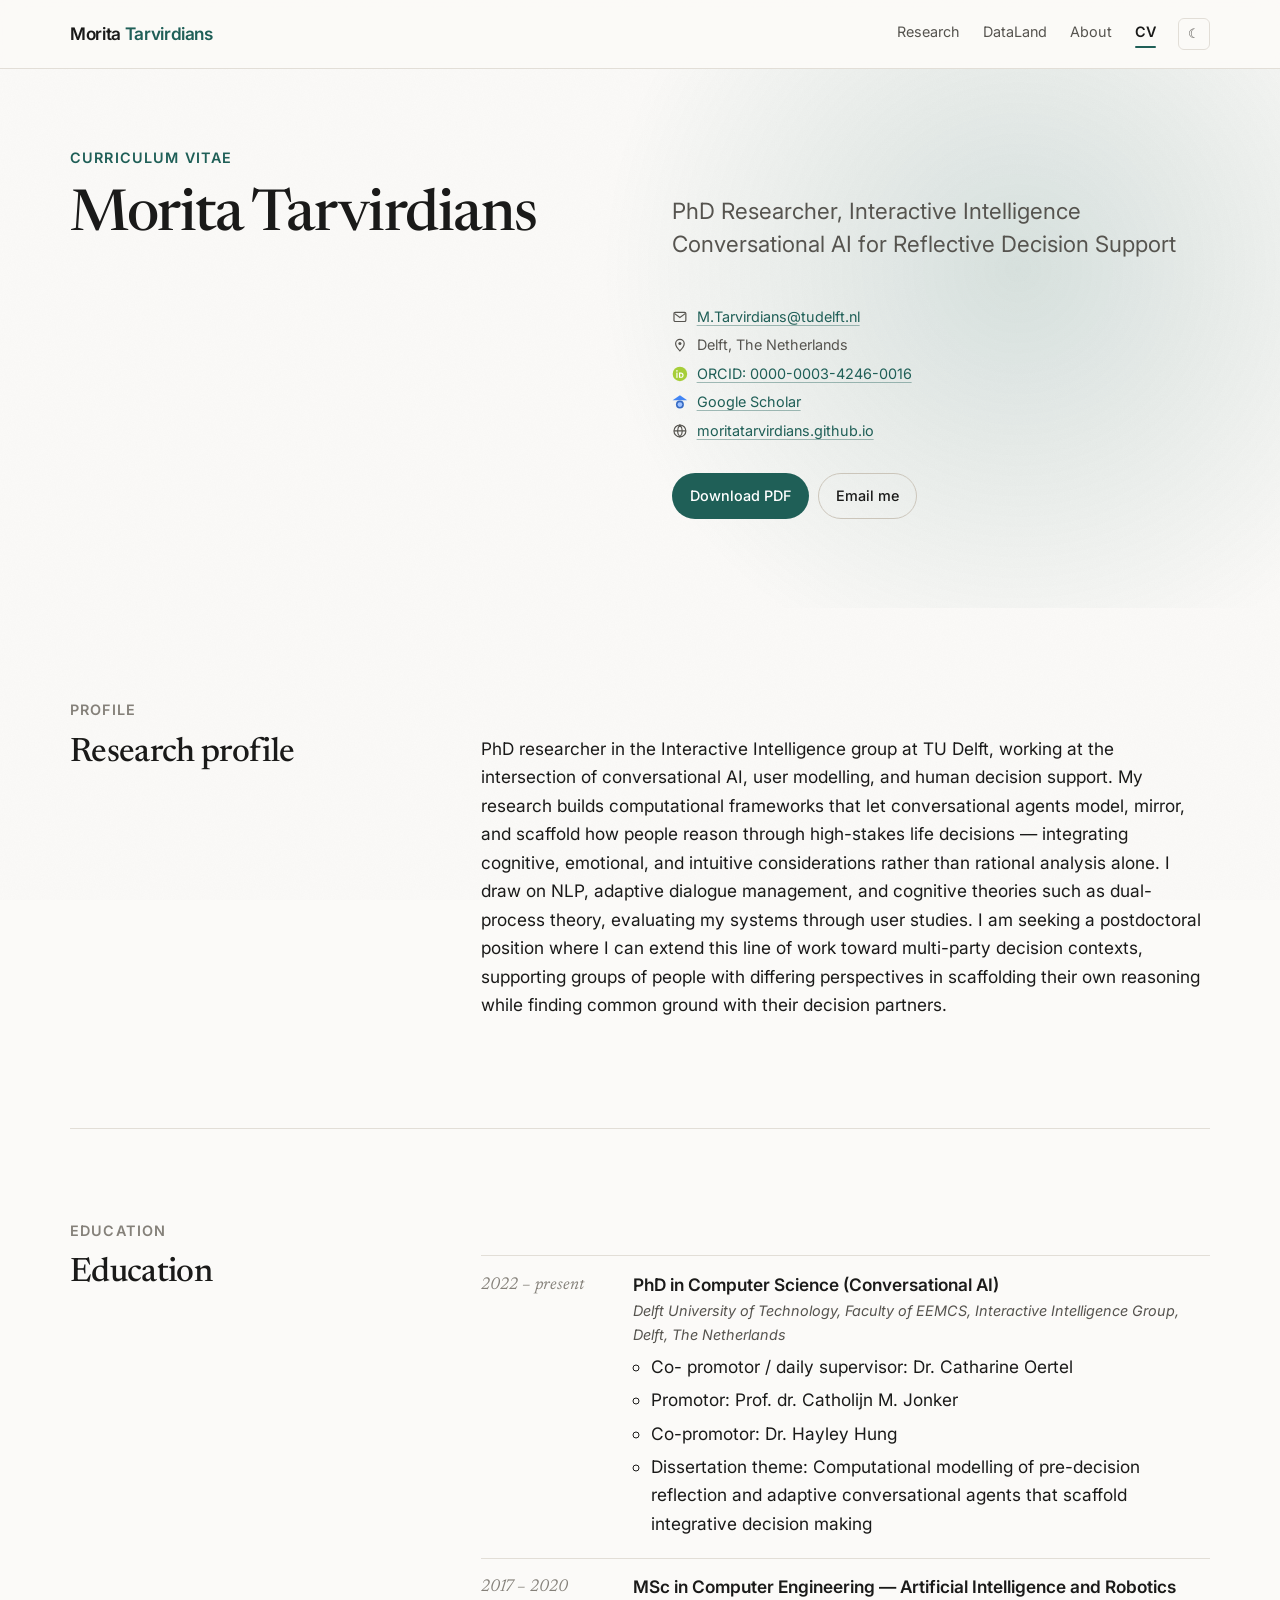
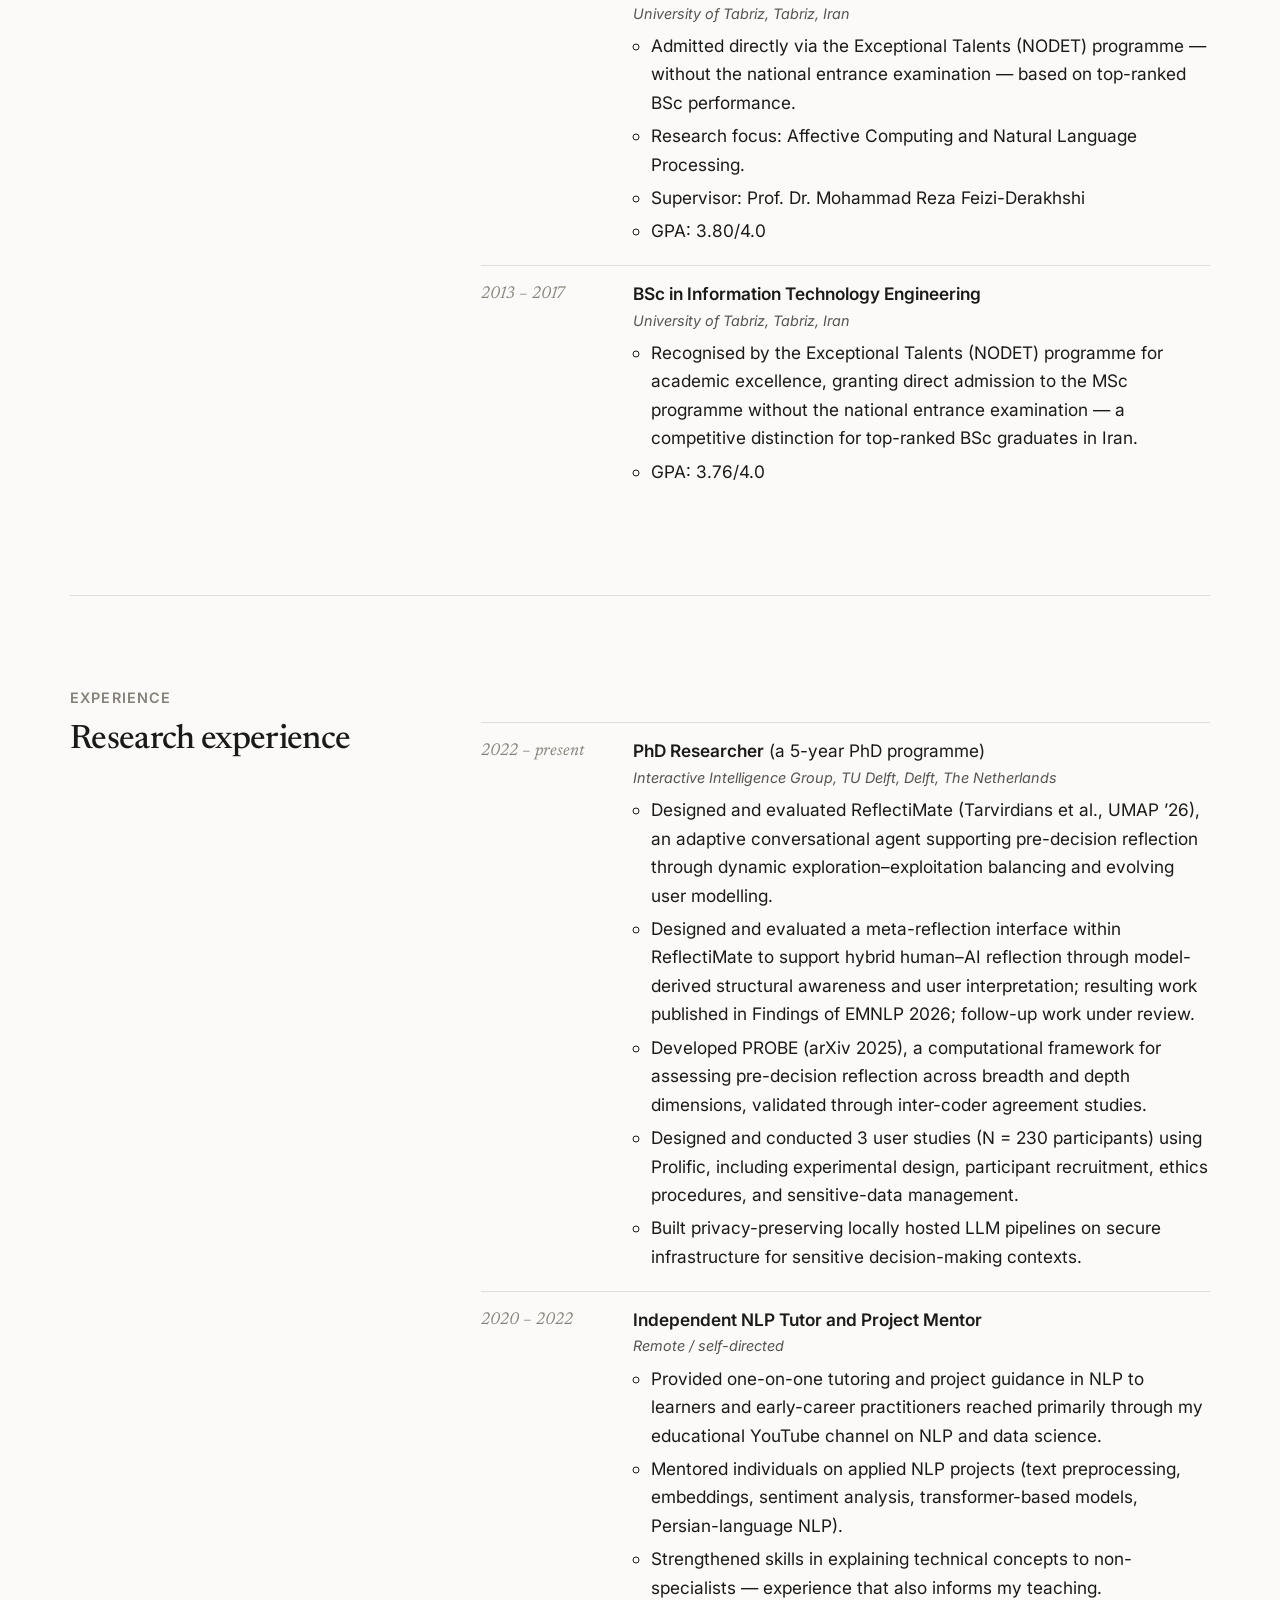
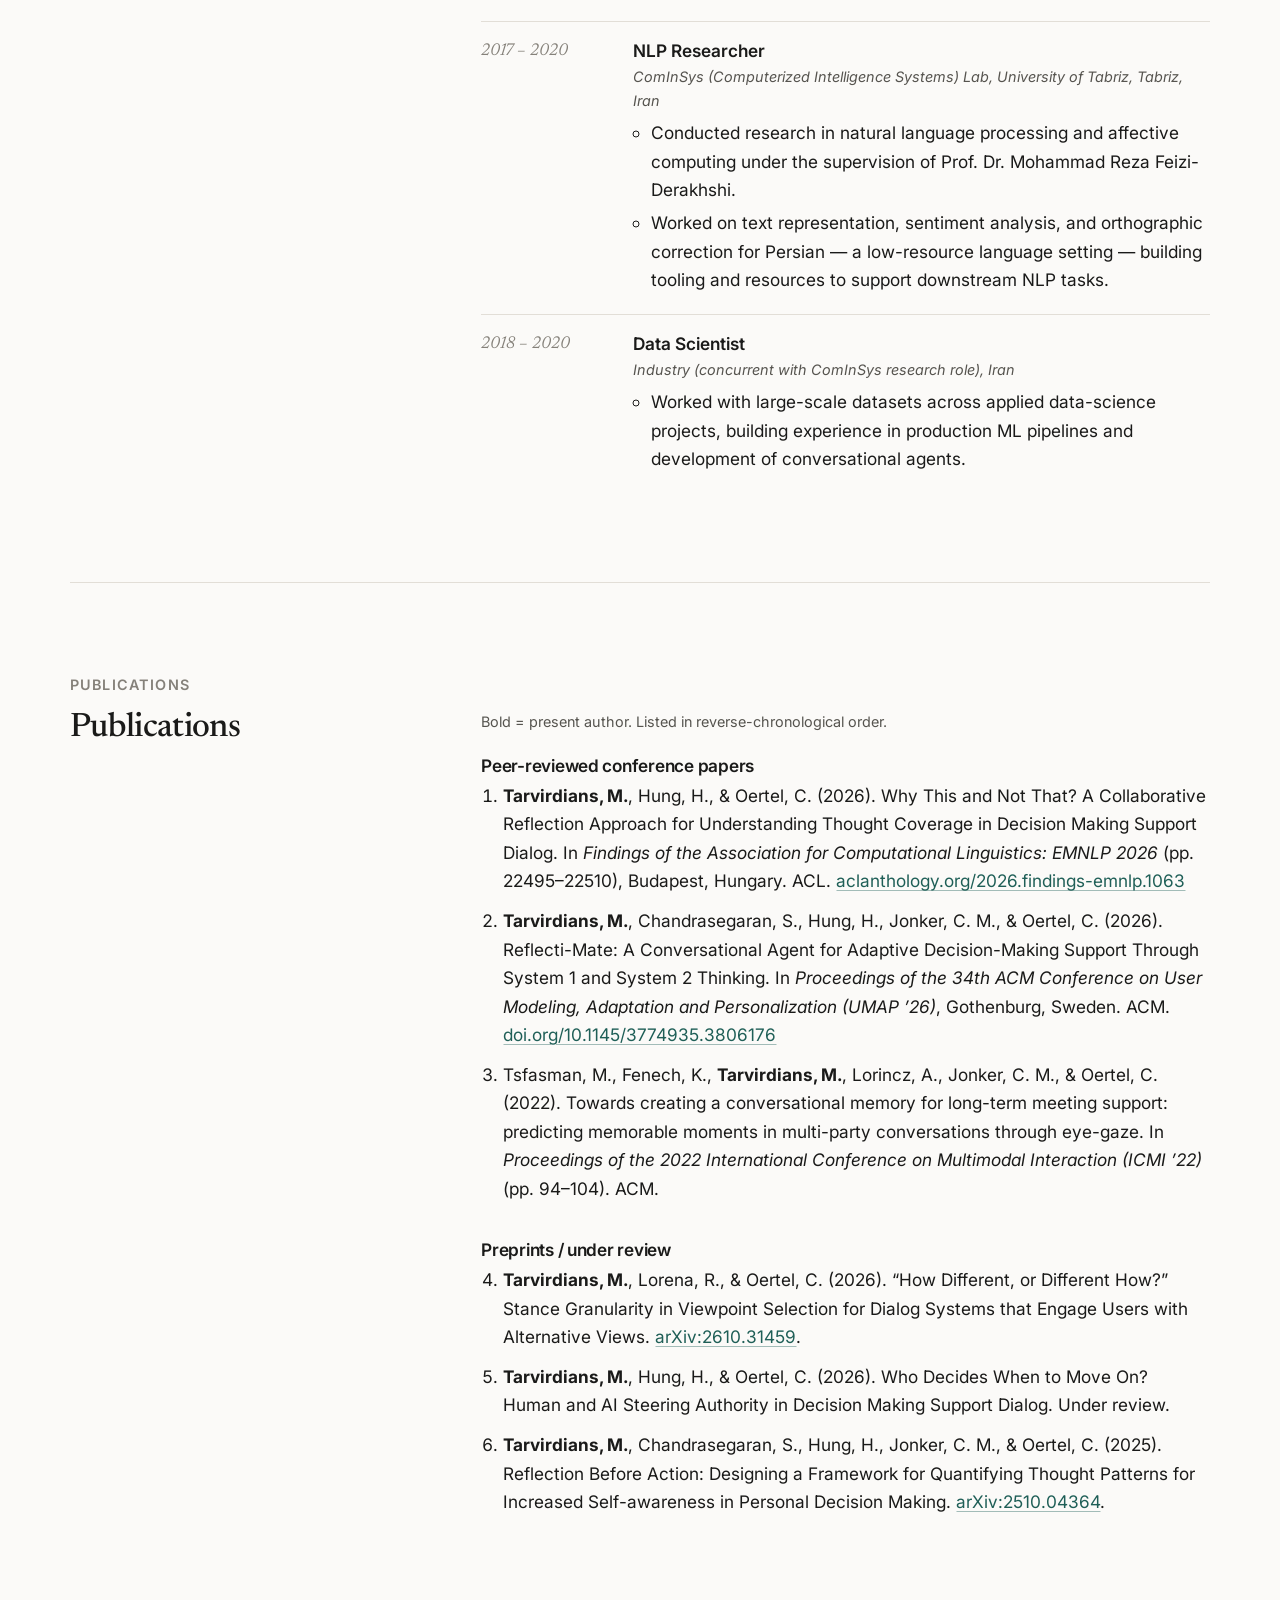
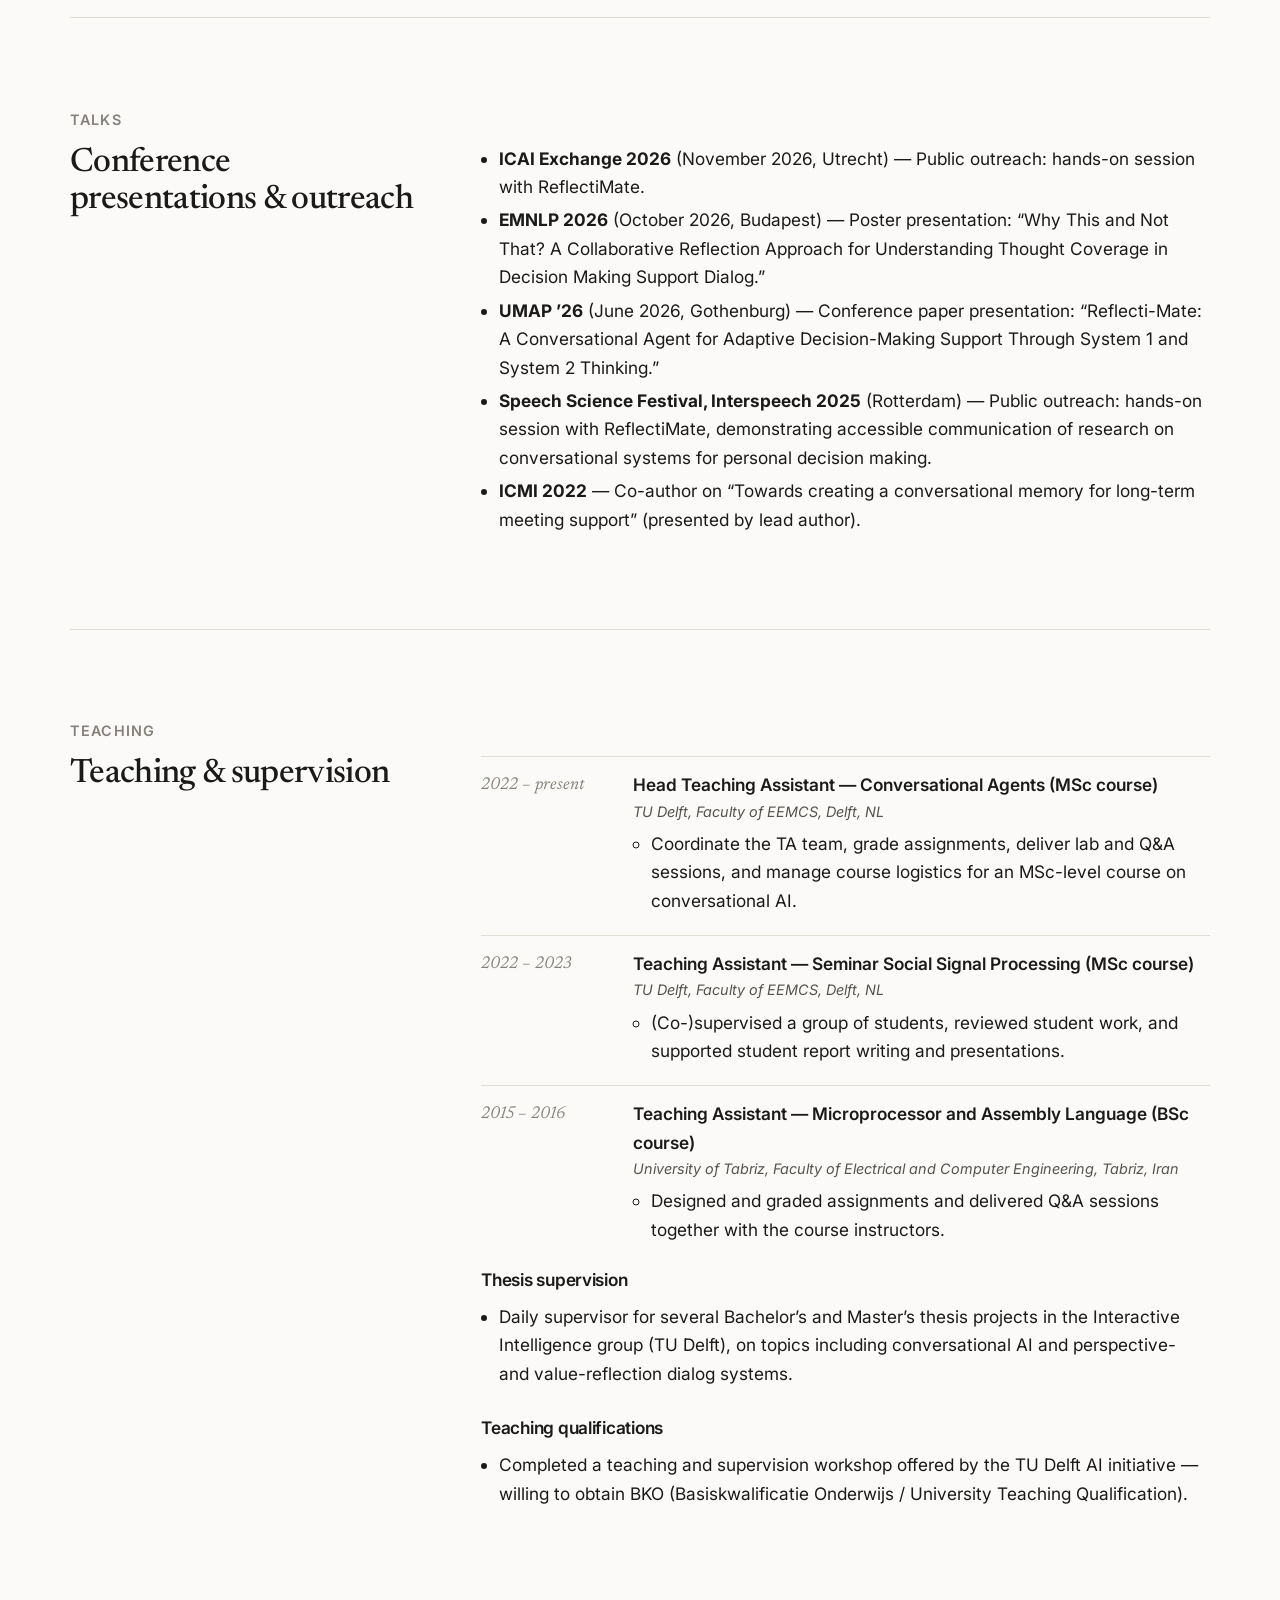
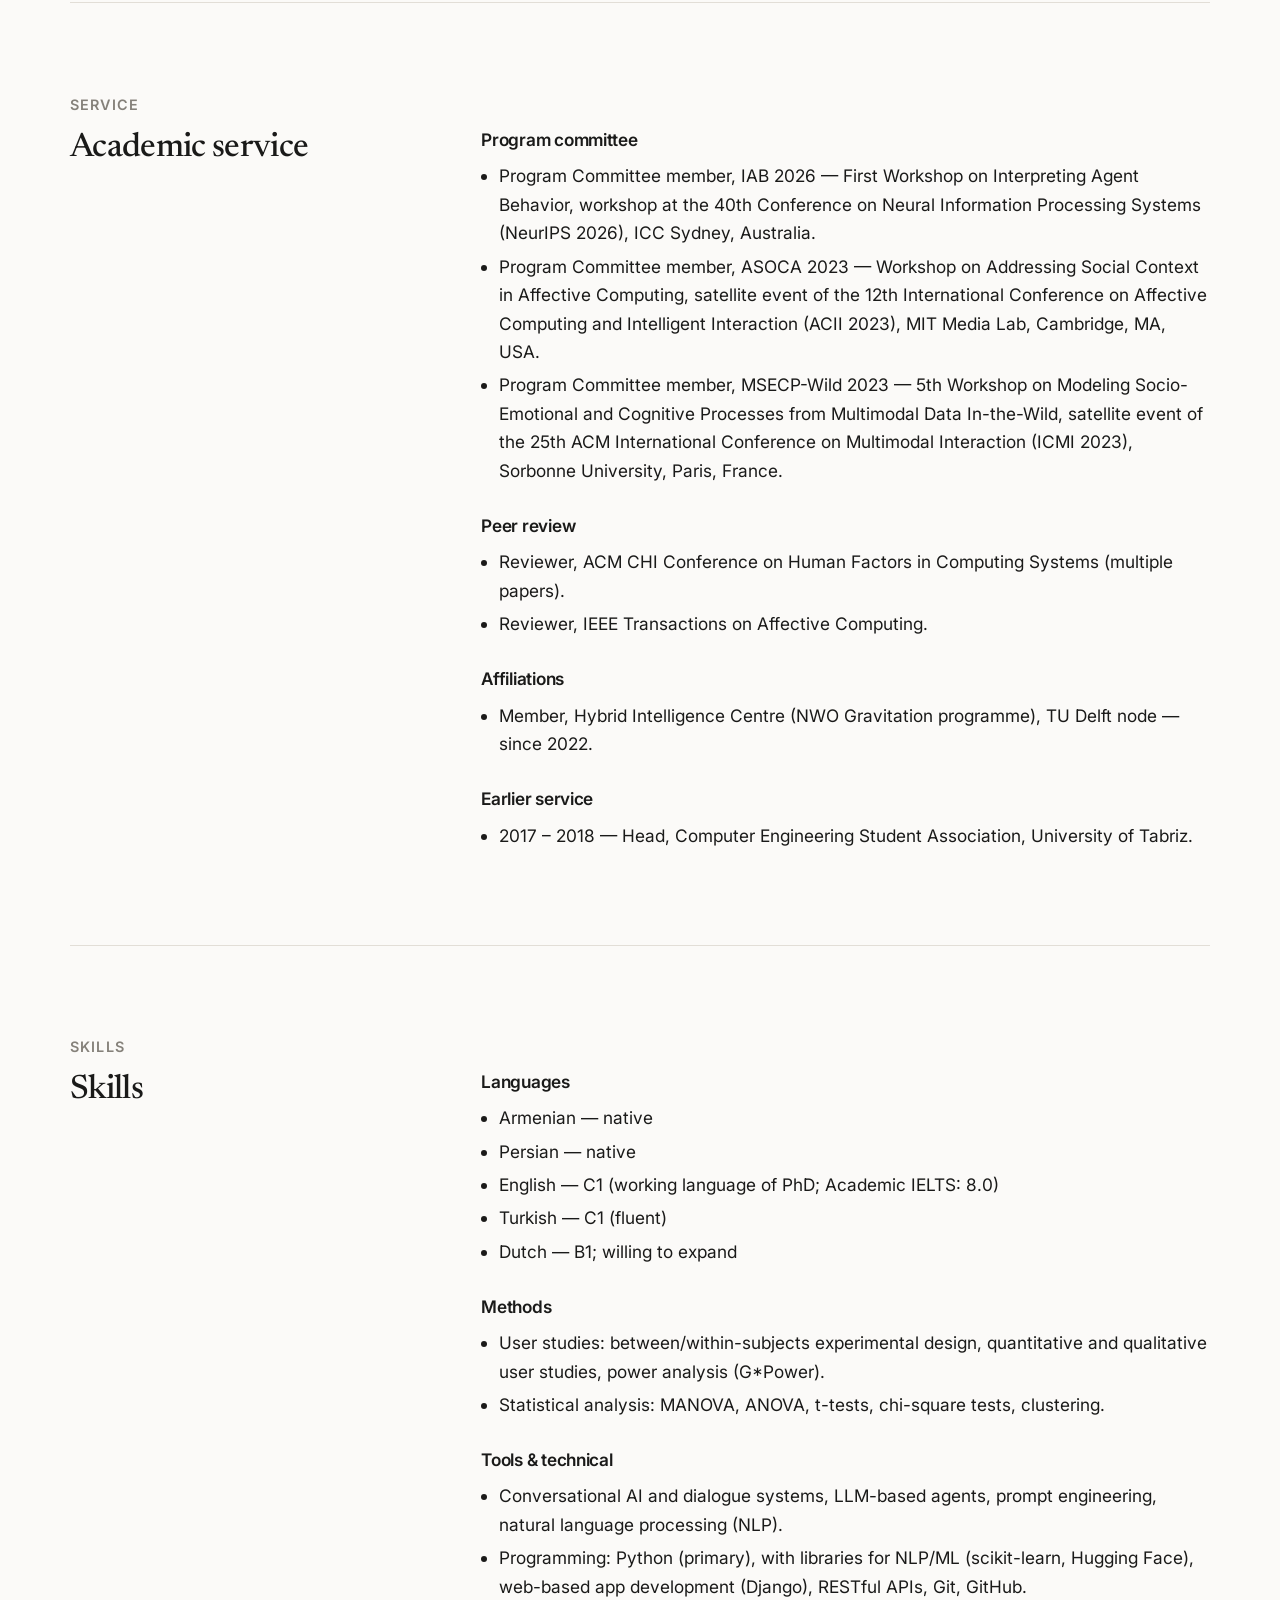
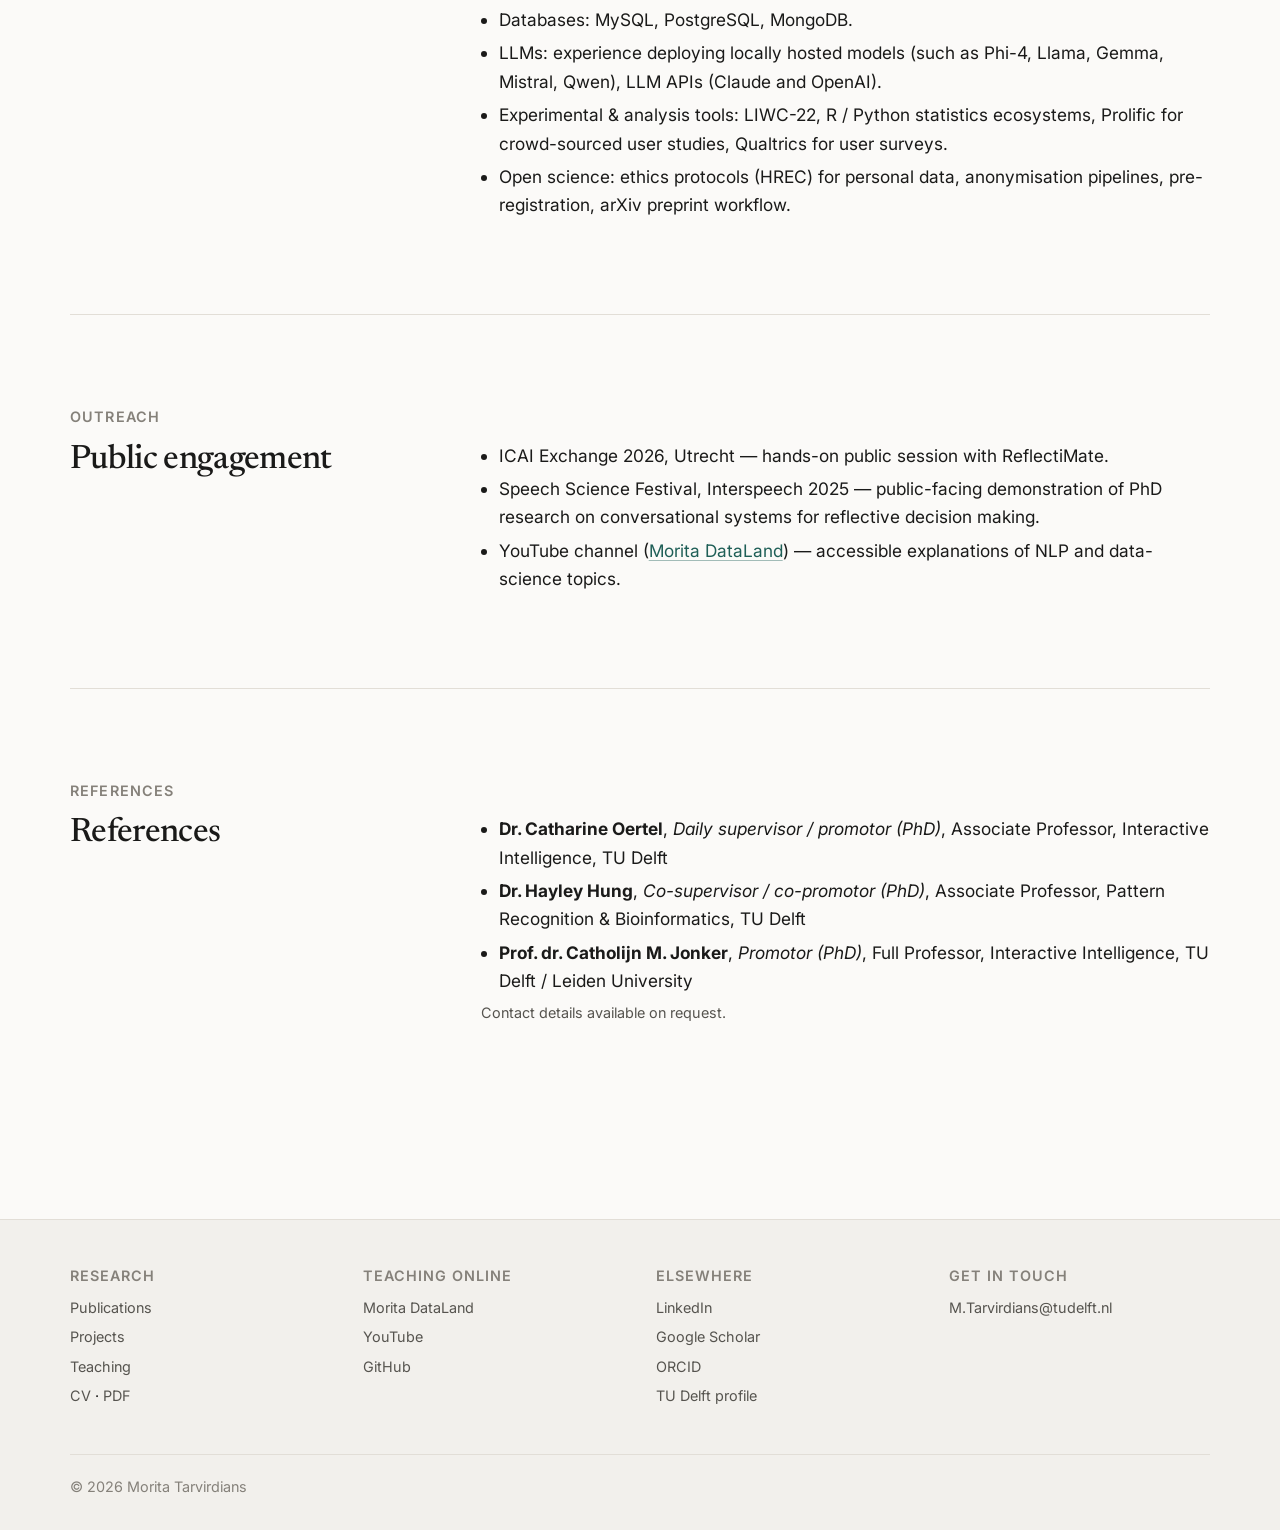
<file: cv.html>
<!doctype html>
<html lang="en">
<head>
<meta charset="utf-8">
<meta name="viewport" content="width=device-width, initial-scale=1">
<title>CV — Morita Tarvirdians</title>
<meta name="description" content="Curriculum vitae of Morita Tarvirdians, PhD researcher in conversational AI for reflective decision support at TU Delft.">
<link rel="canonical" href="https://moritatarvirdians.github.io/cv.html">
<meta name="theme-color" content="#1f5f57" media="(prefers-color-scheme: light)">
<meta name="theme-color" content="#14161a" media="(prefers-color-scheme: dark)">
<meta property="og:type" content="profile">
<meta property="og:title" content="CV — Morita Tarvirdians">
<meta property="og:description" content="PhD researcher, Interactive Intelligence, TU Delft. Conversational AI for reflective decision support.">
<meta property="og:url" content="https://moritatarvirdians.github.io/cv.html">
<meta property="og:image" content="https://moritatarvirdians.github.io/assets/img/og-card.jpg">
<meta name="twitter:card" content="summary_large_image">
<link rel="preconnect" href="https://fonts.googleapis.com">
<link rel="preconnect" href="https://fonts.gstatic.com" crossorigin>
<link href="https://fonts.googleapis.com/css2?family=Inter:wght@400;500;600&family=Newsreader:ital,opsz,wght@0,6..72,400;0,6..72,500;1,6..72,400&display=swap" rel="stylesheet">
<link rel="stylesheet" href="/assets/css/style.css">
<link rel="icon" href="/assets/img/favicon.svg?v=3" type="image/svg+xml">
</head>
<body>
<!-- #header -->
<a class="skip" href="#main">Skip to content</a>
<header class="site-head">
  <div class="wrap site-head__inner">
    <a class="brand notranslate" href="/" translate="no">Morita <span>Tarvirdians</span></a>
    <nav class="nav" aria-label="Primary">
      <a href="/research.html">Research</a>
      <a href="/videos.html">DataLand</a>
      <!-- <a href="/writing/">Writing</a> -->
      <!-- <a href="/coaching.html">Coaching</a> -->
      <a href="/about.html">About</a>
      <a href="/cv.html">CV</a>
    </nav>
    <!-- Language switcher (Google Translate), off until the translations are good enough.
    <div class="lang notranslate" role="group" aria-label="Language" translate="no">
      <button type="button" data-lang="en" lang="en" aria-pressed="true">EN</button>
      <button type="button" data-lang="fa" lang="fa" aria-pressed="false" title="فارسی (ترجمهٔ خودکار)">فا</button>
      <button type="button" data-lang="hy" lang="hy" aria-pressed="false" title="Հայերեն (ավտոմատ թարգմանություն)">Հայ</button>
    </div>
    <div id="gt" hidden></div>
    -->
    <button class="theme-toggle" type="button" aria-label="Switch theme">☾</button>
  </div>
</header>
<!-- /#header -->

<!--
  This page is the source of the CV. Edit it here, then run
      python3 tools/build.py cv
  to regenerate assets/files/morita-tarvirdians-cv.pdf from it.
-->

<main id="main" class="cv">

  <section class="hero">
    <div class="wrap">
      <p class="eyebrow">Curriculum vitae</p>
      <h1>Morita Tarvirdians</h1>
      <p class="lede">
        PhD Researcher, Interactive Intelligence <br> Conversational AI for Reflective Decision Support
      </p>
      <ul class="cv-contact">
        <li>
          <svg viewBox="0 0 24 24" aria-hidden="true"><rect x="3" y="5" width="18" height="14" rx="2" fill="none" stroke="currentColor" stroke-width="1.8"/><path d="m4 7 8 6 8-6" fill="none" stroke="currentColor" stroke-width="1.8"/></svg>
          <a href="mailto:M.Tarvirdians@tudelft.nl">M.Tarvirdians@tudelft.nl</a>
        </li>
        <li>
          <svg viewBox="0 0 24 24" aria-hidden="true"><path d="M12 21s-6.5-6.2-6.5-11a6.5 6.5 0 0 1 13 0c0 4.8-6.5 11-6.5 11z" fill="none" stroke="currentColor" stroke-width="1.8"/><circle cx="12" cy="10" r="2.3" fill="currentColor"/></svg>
          Delft, The Netherlands
        </li>
        <li>
          <svg viewBox="0 0 24 24" aria-hidden="true"><circle cx="12" cy="12" r="11" fill="#a6ce39"/><rect x="6.6" y="10" width="1.8" height="8" fill="#fff"/><circle cx="7.5" cy="7.4" r="1.15" fill="#fff"/><path d="M10.6 10h2.9c2.6 0 4.1 1.6 4.1 4s-1.5 4-4.1 4h-2.9zm1.8 1.6v4.8h1c1.6 0 2.4-.9 2.4-2.4s-.8-2.4-2.4-2.4z" fill="#fff"/></svg>
          <a href="https://orcid.org/0000-0003-4246-0016">ORCID: 0000-0003-4246-0016</a>
        </li>
        <li>
          <svg viewBox="0 0 24 24" aria-hidden="true"><path d="M12 2 1 9.5h22z" fill="#4285f4"/><circle cx="12" cy="16" r="6" fill="#356ac3"/><circle cx="12" cy="16" r="3.6" fill="#a0c3ff"/></svg>
          <a href="https://scholar.google.com/citations?user=-nHTyVwAAAAJ&hl=en">Google Scholar</a>
        </li>
        <li>
          <svg viewBox="0 0 24 24" aria-hidden="true"><g fill="none" stroke="currentColor" stroke-width="1.8"><circle cx="12" cy="12" r="9"/><path d="M3 12h18M12 3c2.5 2.6 3.6 5.6 3.6 9s-1.1 6.4-3.6 9c-2.5-2.6-3.6-5.6-3.6-9S9.5 5.6 12 3z"/></g></svg>
          <a href="https://moritatarvirdians.github.io/">moritatarvirdians.github.io</a>
        </li>
      </ul>
      <div class="btn-row">
        <a class="btn btn--primary" href="/assets/files/morita-tarvirdians-cv.pdf" download>Download PDF</a>
        <a class="btn btn--ghost" href="mailto:M.Tarvirdians@tudelft.nl">Email me</a>
      </div>
    </div>
  </section>

  <!-- ===== Profile ===== -->
  <section class="section wrap">
    <p class="kicker">Profile</p>
    <h2>Research profile</h2>
    <p>
      PhD researcher in the Interactive Intelligence group at TU Delft, working at the intersection of
      conversational AI, user modelling, and human decision support. My research builds computational
      frameworks that let conversational agents model, mirror, and scaffold how people reason through
      high-stakes life decisions &mdash; integrating cognitive, emotional, and intuitive considerations rather
      than rational analysis alone. I draw on NLP, adaptive dialogue management, and cognitive theories such as
      dual-process theory, evaluating my systems through user studies. I am seeking a postdoctoral position
      where I can extend this line of work toward multi-party decision contexts, supporting groups of people
      with differing perspectives in scaffolding their own reasoning while finding common ground with their
      decision partners.
    </p>
  </section>

  <!-- ===== Education ===== -->
  <section class="section wrap">
    <p class="kicker">Education</p>
    <h2>Education</h2>
    <ol class="cv-list">
      <li>
        <span class="yr">2022 &ndash; present</span>
        <div>
          <b>PhD in Computer Science (Conversational AI)</b>
          <span class="det">Delft University of Technology, Faculty of EEMCS, Interactive Intelligence Group, Delft, The Netherlands</span>
          <ul>
            <li>Co- promotor / daily supervisor: Dr. Catharine Oertel</li>
            <li>Promotor: Prof. dr. Catholijn M. Jonker</li>
            <li>Co-promotor: Dr. Hayley Hung</li>
            <li>Dissertation theme: Computational modelling of pre-decision reflection and adaptive conversational agents that scaffold integrative decision making</li>
          </ul>
        </div>
      </li>
      <li>
        <span class="yr">2017 &ndash; 2020</span>
        <div>
          <b>MSc in Computer Engineering &mdash; Artificial Intelligence and Robotics</b>
          <span class="det">University of Tabriz, Tabriz, Iran</span>
          <ul>
            <li>Admitted directly via the Exceptional Talents (NODET) programme &mdash; without the national entrance examination &mdash; based on top-ranked BSc performance.</li>
            <li>Research focus: Affective Computing and Natural Language Processing.</li>
            <li>Supervisor: Prof. Dr. Mohammad Reza Feizi-Derakhshi</li>
            <li>GPA: 3.80/4.0</li>
          </ul>
        </div>
      </li>
      <li>
        <span class="yr">2013 &ndash; 2017</span>
        <div>
          <b>BSc in Information Technology Engineering</b>
          <span class="det">University of Tabriz, Tabriz, Iran</span>
          <ul>
            <li>Recognised by the Exceptional Talents (NODET) programme for academic excellence, granting direct admission to the MSc programme without the national entrance examination &mdash; a competitive distinction for top-ranked BSc graduates in Iran.</li>
            <li>GPA: 3.76/4.0</li>
          </ul>
        </div>
      </li>
    </ol>
  </section>

  <!-- ===== Experience ===== -->
  <section class="section wrap">
    <p class="kicker">Experience</p>
    <h2>Research experience</h2>
    <ol class="cv-list">
      <li>
        <span class="yr">2022 &ndash; present</span>
        <div>
          <b>PhD Researcher</b> (a 5-year PhD programme)
          <span class="det">Interactive Intelligence Group, TU Delft, Delft, The Netherlands</span>
          <ul>
            <li>Designed and evaluated ReflectiMate (Tarvirdians et al., UMAP &rsquo;26), an adaptive conversational agent supporting pre-decision reflection through dynamic exploration&ndash;exploitation balancing and evolving user modelling.</li>
            <li>Designed and evaluated a meta-reflection interface within ReflectiMate to support hybrid human&ndash;AI reflection through model-derived structural awareness and user interpretation; resulting work published in Findings of EMNLP 2026; follow-up work under review.</li>
            <li>Developed PROBE (arXiv 2025), a computational framework for assessing pre-decision reflection across breadth and depth dimensions, validated through inter-coder agreement studies.</li>
            <li>Designed and conducted 3 user studies (N&nbsp;=&nbsp;230 participants) using Prolific, including experimental design, participant recruitment, ethics procedures, and sensitive-data management.</li>
            <li>Built privacy-preserving locally hosted LLM pipelines on secure infrastructure for sensitive decision-making contexts.</li>
          </ul>
        </div>
      </li>
      <li>
        <span class="yr">2020 &ndash; 2022</span>
        <div>
          <b>Independent NLP Tutor and Project Mentor</b>
          <span class="det">Remote / self-directed</span>
          <ul>
            <li>Provided one-on-one tutoring and project guidance in NLP to learners and early-career practitioners reached primarily through my educational YouTube channel on NLP and data science.</li>
            <li>Mentored individuals on applied NLP projects (text preprocessing, embeddings, sentiment analysis, transformer-based models, Persian-language NLP).</li>
            <li>Strengthened skills in explaining technical concepts to non-specialists &mdash; experience that also informs my teaching.</li>
          </ul>
        </div>
      </li>
      <li>
        <span class="yr">2017 &ndash; 2020</span>
        <div>
          <b>NLP Researcher</b>
          <span class="det">ComInSys (Computerized Intelligence Systems) Lab, University of Tabriz, Tabriz, Iran</span>
          <ul>
            <li>Conducted research in natural language processing and affective computing under the supervision of Prof. Dr. Mohammad Reza Feizi-Derakhshi.</li>
            <li>Worked on text representation, sentiment analysis, and orthographic correction for Persian &mdash; a low-resource language setting &mdash; building tooling and resources to support downstream NLP tasks.</li>
          </ul>
        </div>
      </li>
      <li>
        <span class="yr">2018 &ndash; 2020</span>
        <div>
          <b>Data Scientist</b>
          <span class="det">Industry (concurrent with ComInSys research role), Iran</span>
          <ul>
            <li>Worked with large-scale datasets across applied data-science projects, building experience in production ML pipelines and development of conversational agents.</li>
          </ul>
        </div>
      </li>
    </ol>
  </section>

  <!-- ===== Publications ===== -->
  <section class="section wrap">
    <p class="kicker">Publications</p>
    <h2>Publications</h2>
    <p class="small muted">Bold = present author. Listed in reverse-chronological order.</p>
    <h3 class="cv-sub">Peer-reviewed conference papers</h3>
    <ol class="cv-refs">
      <li>
        <b>Tarvirdians, M.</b>, Hung, H., &amp; Oertel, C. (2026).
        Why This and Not That? A Collaborative Reflection Approach for Understanding Thought Coverage in Decision Making Support Dialog.
        In <i>Findings of the Association for Computational Linguistics: EMNLP 2026</i> (pp. 22495&ndash;22510), Budapest, Hungary. ACL.
        <a href="https://aclanthology.org/2026.findings-emnlp.1063.pdf">aclanthology.org/2026.findings-emnlp.1063</a>
      </li>
      <li>
        <b>Tarvirdians, M.</b>, Chandrasegaran, S., Hung, H., Jonker, C. M., &amp; Oertel, C. (2026).
        Reflecti-Mate: A Conversational Agent for Adaptive Decision-Making Support Through System 1 and System 2 Thinking.
        In <i>Proceedings of the 34th ACM Conference on User Modeling, Adaptation and Personalization (UMAP &rsquo;26)</i>, Gothenburg, Sweden. ACM.
        <a href="https://doi.org/10.1145/3774935.3806176">doi.org/10.1145/3774935.3806176</a>
      </li>
      <li>
        Tsfasman, M., Fenech, K., <b>Tarvirdians, M.</b>, Lorincz, A., Jonker, C. M., &amp; Oertel, C. (2022).
        Towards creating a conversational memory for long-term meeting support: predicting memorable moments in multi-party conversations through eye-gaze.
        In <i>Proceedings of the 2022 International Conference on Multimodal Interaction (ICMI &rsquo;22)</i> (pp. 94&ndash;104). ACM.
      </li>
    </ol>
    <h3 class="cv-sub">Preprints / under review</h3>
    <ol class="cv-refs" start="4">
      <li>
        <b>Tarvirdians, M.</b>, Lorena, R., &amp; Oertel, C. (2026).
        &ldquo;How Different, or Different How?&rdquo; Stance Granularity in Viewpoint Selection for Dialog Systems that Engage Users with Alternative Views.
        <a href="https://arxiv.org/abs/2610.31459">arXiv:2610.31459</a>.
      </li>
      <li>
        <b>Tarvirdians, M.</b>, Hung, H., &amp; Oertel, C. (2026).
        Who Decides When to Move On? Human and AI Steering Authority in Decision Making Support Dialog.
        Under review.
      </li>
      <li>
        <b>Tarvirdians, M.</b>, Chandrasegaran, S., Hung, H., Jonker, C. M., &amp; Oertel, C. (2025).
        Reflection Before Action: Designing a Framework for Quantifying Thought Patterns for Increased Self-awareness in Personal Decision Making.
        <a href="https://arxiv.org/abs/2510.04364">arXiv:2510.04364</a>.
      </li>
    </ol>
  </section>

  <!-- ===== Talks ===== -->
  <section class="section wrap">
    <p class="kicker">Talks</p>
    <h2>Conference presentations &amp; outreach</h2>
    <ul class="cv-bullets">
      <li><b>ICAI Exchange 2026</b> (November 2026, Utrecht) &mdash; Public outreach: hands-on session with ReflectiMate.</li>
      <li><b>EMNLP 2026</b> (October 2026, Budapest) &mdash; Poster presentation: &ldquo;Why This and Not That? A Collaborative Reflection Approach for Understanding Thought Coverage in Decision Making Support Dialog.&rdquo;</li>
      <li><b>UMAP &rsquo;26</b> (June 2026, Gothenburg) &mdash; Conference paper presentation: &ldquo;Reflecti-Mate: A Conversational Agent for Adaptive Decision-Making Support Through System 1 and System 2 Thinking.&rdquo;</li>
      <li><b>Speech Science Festival, Interspeech 2025</b> (Rotterdam) &mdash; Public outreach: hands-on session with ReflectiMate, demonstrating accessible communication of research on conversational systems for personal decision making.</li>
      <li><b>ICMI 2022</b> &mdash; Co-author on &ldquo;Towards creating a conversational memory for long-term meeting support&rdquo; (presented by lead author).</li>
    </ul>
  </section>

  <!-- ===== Teaching ===== -->
  <section class="section wrap">
    <p class="kicker">Teaching</p>
    <h2>Teaching &amp; supervision</h2>
    <ol class="cv-list">
      <li>
        <span class="yr">2022 &ndash; present</span>
        <div>
          <b>Head Teaching Assistant &mdash; Conversational Agents (MSc course)</b>
          <span class="det">TU Delft, Faculty of EEMCS, Delft, NL</span>
          <ul>
            <li>Coordinate the TA team, grade assignments, deliver lab and Q&amp;A sessions, and manage course logistics for an MSc-level course on conversational AI.</li>
          </ul>
        </div>
      </li>
      <li>
        <span class="yr">2022 &ndash; 2023</span>
        <div>
          <b>Teaching Assistant &mdash; Seminar Social Signal Processing (MSc course)</b>
          <span class="det">TU Delft, Faculty of EEMCS, Delft, NL</span>
          <ul>
            <li>(Co-)supervised a group of students, reviewed student work, and supported student report writing and presentations.</li>
          </ul>
        </div>
      </li>
      <li>
        <span class="yr">2015 &ndash; 2016</span>
        <div>
          <b>Teaching Assistant &mdash; Microprocessor and Assembly Language (BSc course)</b>
          <span class="det">University of Tabriz, Faculty of Electrical and Computer Engineering, Tabriz, Iran</span>
          <ul>
            <li>Designed and graded assignments and delivered Q&amp;A sessions together with the course instructors.</li>
          </ul>
        </div>
      </li>
    </ol>
    <h3 class="cv-sub">Thesis supervision</h3>
    <ul class="cv-bullets">
      <li>Daily supervisor for several Bachelor&rsquo;s and Master&rsquo;s thesis projects in the Interactive Intelligence group (TU Delft), on topics including conversational AI and perspective- and value-reflection dialog systems.</li>
    </ul>
    <h3 class="cv-sub">Teaching qualifications</h3>
    <ul class="cv-bullets">
      <li>Completed a teaching and supervision workshop offered by the TU Delft AI initiative &mdash; willing to obtain BKO (Basiskwalificatie Onderwijs / University Teaching Qualification).</li>
    </ul>
  </section>

  <!-- ===== Service ===== -->
  <section class="section wrap">
    <p class="kicker">Service</p>
    <h2>Academic service</h2>
    <h3 class="cv-sub">Program committee</h3>
    <ul class="cv-bullets">
      <li>Program Committee member, IAB 2026 &mdash; First Workshop on Interpreting Agent Behavior, workshop at the 40th Conference on Neural Information Processing Systems (NeurIPS 2026), ICC Sydney, Australia.</li>
      <li>Program Committee member, ASOCA 2023 &mdash; Workshop on Addressing Social Context in Affective Computing, satellite event of the 12th International Conference on Affective Computing and Intelligent Interaction (ACII 2023), MIT Media Lab, Cambridge, MA, USA.</li>
      <li>Program Committee member, MSECP-Wild 2023 &mdash; 5th Workshop on Modeling Socio-Emotional and Cognitive Processes from Multimodal Data In-the-Wild, satellite event of the 25th ACM International Conference on Multimodal Interaction (ICMI 2023), Sorbonne University, Paris, France.</li>
    </ul>
    <h3 class="cv-sub">Peer review</h3>
    <ul class="cv-bullets">
      <li>Reviewer, ACM CHI Conference on Human Factors in Computing Systems (multiple papers).</li>
      <li>Reviewer, IEEE Transactions on Affective Computing.</li>
    </ul>
    <h3 class="cv-sub">Affiliations</h3>
    <ul class="cv-bullets">
      <li>Member, Hybrid Intelligence Centre (NWO Gravitation programme), TU Delft node &mdash; since 2022.</li>
    </ul>
    <h3 class="cv-sub">Earlier service</h3>
    <ul class="cv-bullets">
      <li>2017 &ndash; 2018 &mdash; Head, Computer Engineering Student Association, University of Tabriz.</li>
    </ul>
  </section>

  <!-- ===== Skills ===== -->
  <section class="section wrap">
    <p class="kicker">Skills</p>
    <h2>Skills</h2>
    <h3 class="cv-sub">Languages</h3>
    <ul class="cv-bullets">
      <li>Armenian &mdash; native</li>
      <li>Persian &mdash; native</li>
      <li>English &mdash; C1 (working language of PhD; Academic IELTS: 8.0)</li>
      <li>Turkish &mdash; C1 (fluent)</li>
      <li>Dutch &mdash; B1; willing to expand</li>
    </ul>
    <h3 class="cv-sub">Methods</h3>
    <ul class="cv-bullets">
      <li>User studies: between/within-subjects experimental design, quantitative and qualitative user studies, power analysis (G*Power).</li>
      <li>Statistical analysis: MANOVA, ANOVA, t-tests, chi-square tests, clustering.</li>
    </ul>
    <h3 class="cv-sub">Tools &amp; technical</h3>
    <ul class="cv-bullets">
      <li>Conversational AI and dialogue systems, LLM-based agents, prompt engineering, natural language processing (NLP).</li>
      <li>Programming: Python (primary), with libraries for NLP/ML (scikit-learn, Hugging Face), web-based app development (Django), RESTful APIs, Git, GitHub.</li>
      <li>Databases: MySQL, PostgreSQL, MongoDB.</li>
      <li>LLMs: experience deploying locally hosted models (such as Phi-4, Llama, Gemma, Mistral, Qwen), LLM APIs (Claude and OpenAI).</li>
      <li>Experimental &amp; analysis tools: LIWC-22, R / Python statistics ecosystems, Prolific for crowd-sourced user studies, Qualtrics for user surveys.</li>
      <li>Open science: ethics protocols (HREC) for personal data, anonymisation pipelines, pre-registration, arXiv preprint workflow.</li>
    </ul>
  </section>

  <!-- ===== Public engagement ===== -->
  <section class="section wrap">
    <p class="kicker">Outreach</p>
    <h2>Public engagement</h2>
    <ul class="cv-bullets">
      <li>ICAI Exchange 2026, Utrecht &mdash; hands-on public session with ReflectiMate.</li>
      <li>Speech Science Festival, Interspeech 2025 &mdash; public-facing demonstration of PhD research on conversational systems for reflective decision making.</li>
      <li>YouTube channel (<a href="https://www.youtube.com/@MoritaDataLand">Morita DataLand</a>) &mdash; accessible explanations of NLP and data-science topics.</li>
    </ul>
  </section>

  <!-- ===== References =====
       Referee email addresses are left off the public page and PDF on purpose.
       Add them back to the copy you send with an application. -->
  <section class="section wrap">
    <p class="kicker">References</p>
    <h2>References</h2>
    <ul class="cv-bullets">
      <li><b>Dr. Catharine Oertel</b>, <i>Daily supervisor / promotor (PhD)</i>, Associate Professor, Interactive Intelligence, TU Delft</li>
      <li><b>Dr. Hayley Hung</b>, <i>Co-supervisor / co-promotor (PhD)</i>, Associate Professor, Pattern Recognition &amp; Bioinformatics, TU Delft</li>
      <li><b>Prof. dr. Catholijn M. Jonker</b>, <i>Promotor (PhD)</i>, Full Professor, Interactive Intelligence, TU Delft / Leiden University</li>
    </ul>
    <p class="small muted">Contact details available on request.</p>
  </section>

</main>

<!-- #footer -->
<footer class="site-foot">
  <div class="wrap">
    <div class="foot-grid">
      <div>
        <h4>Research</h4>
        <ul>
          <li><a href="/research.html">Publications</a></li>
          <li><a href="/research.html#projects">Projects</a></li>
          <li><a href="/research.html#teaching">Teaching</a></li>
          <li><a href="/cv.html">CV</a> &middot; <a href="/assets/files/morita-tarvirdians-cv.pdf">PDF</a></li>
        </ul>
      </div>
      <div>
        <h4>Teaching online</h4>
        <ul>
          <li><a href="/videos.html">Morita DataLand</a></li>
          <li><a href="https://www.youtube.com/@MoritaDataLand" rel="me">YouTube</a></li>
          <li><a href="https://github.com/MoritaDataLand" rel="me">GitHub</a></li>
        </ul>
      </div>
      <div>
        <h4>Elsewhere</h4>
        <ul>
          <li><a href="https://nl.linkedin.com/in/morita-tarvirdians" rel="me">LinkedIn</a></li>
          <li><a href="https://scholar.google.com/citations?user=-nHTyVwAAAAJ&hl=en" rel="me">Google Scholar</a></li>
          <li><a href="https://orcid.org/0000-0003-4246-0016" rel="me">ORCID</a></li>
          <li><a href="https://research.tudelft.nl/en/persons/morita-tarvirdians/" rel="me">TU&nbsp;Delft profile</a></li>
        </ul>
      </div>
      <div>
        <h4>Get in touch</h4>
        <ul>
          <li><a href="mailto:M.Tarvirdians@tudelft.nl">M.Tarvirdians@tudelft.nl</a></li>
          <!-- <li><a href="/coaching.html#waitlist">Coaching waitlist</a></li> -->
        </ul>
      </div>
    </div>
    <div class="colophon">
      <span>&copy; 2026 Morita Tarvirdians</span>
      <!-- <span>Built as plain HTML and CSS. <a href="https://github.com/MoritaDataLand">Source</a></span> -->
    </div>
  </div>
</footer>
<script src="/assets/js/main.js" defer></script>
<!-- /#footer -->
</body>
</html>
</file>
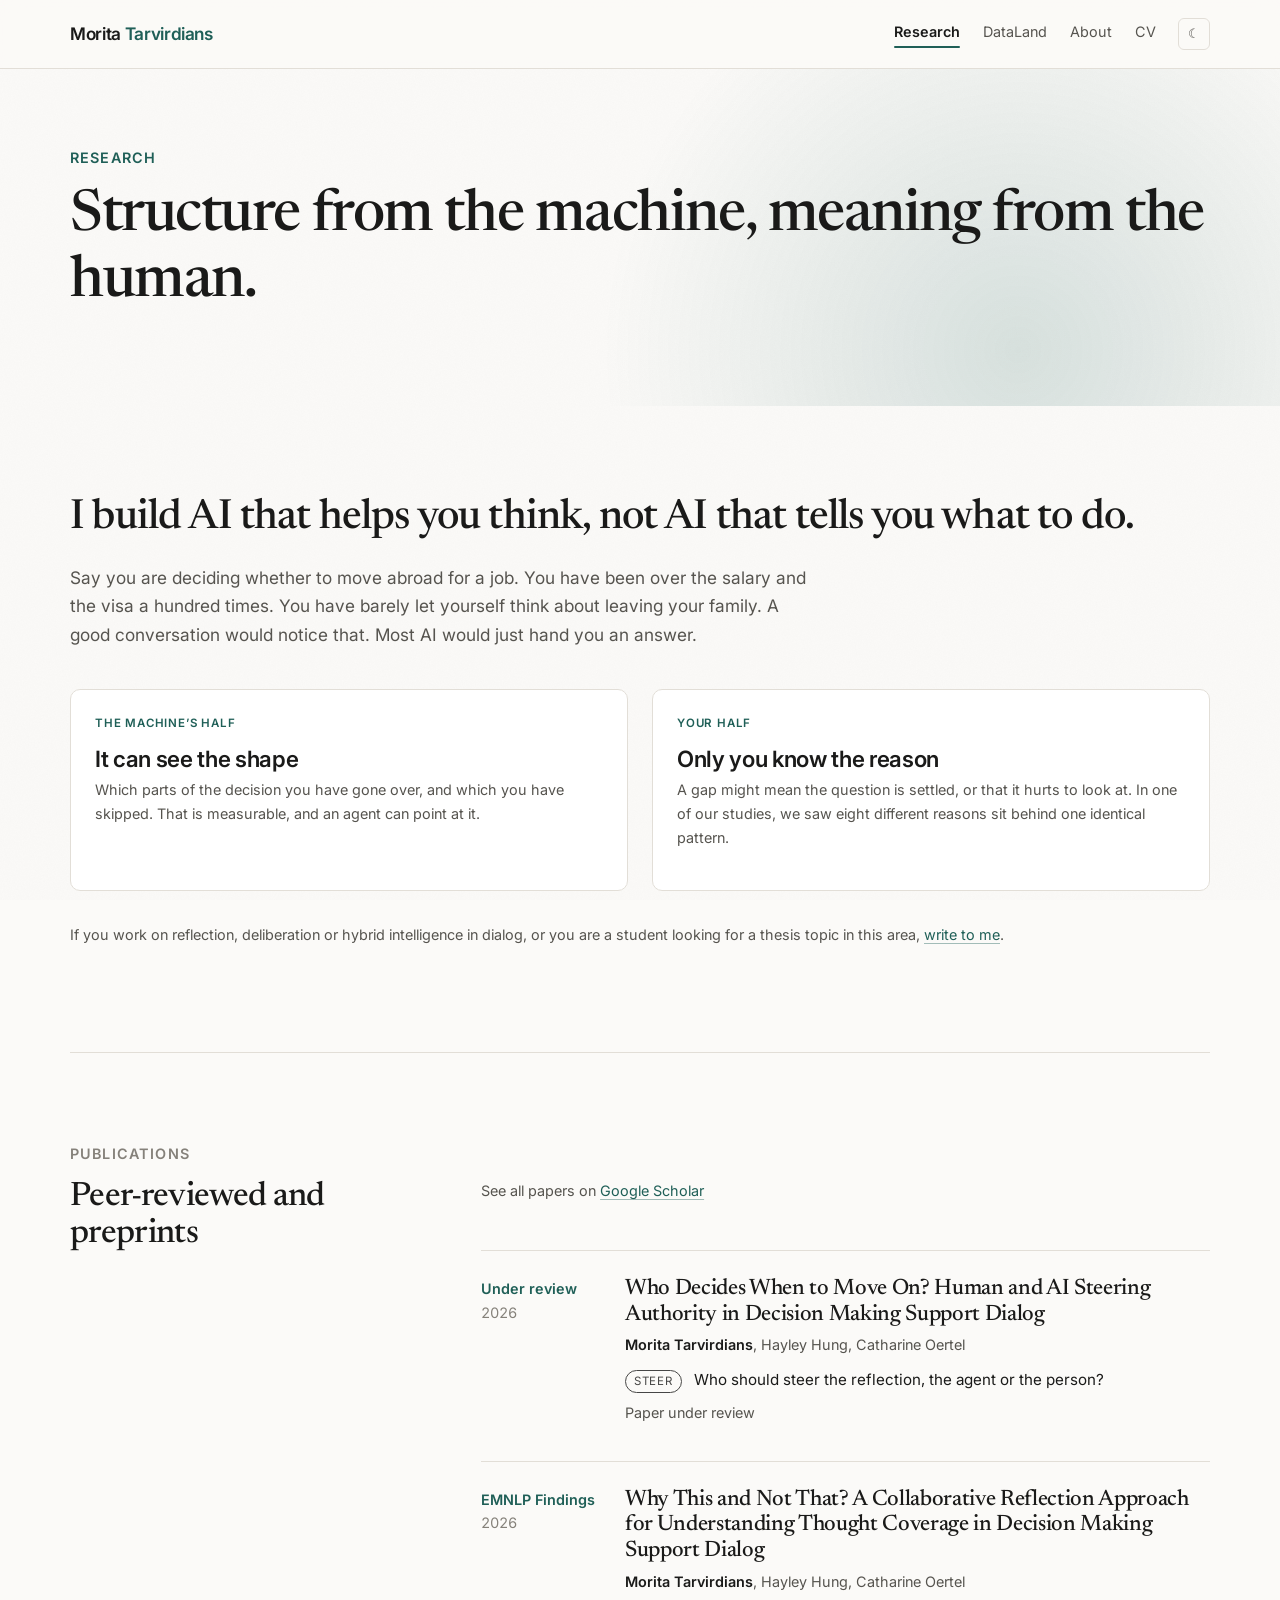
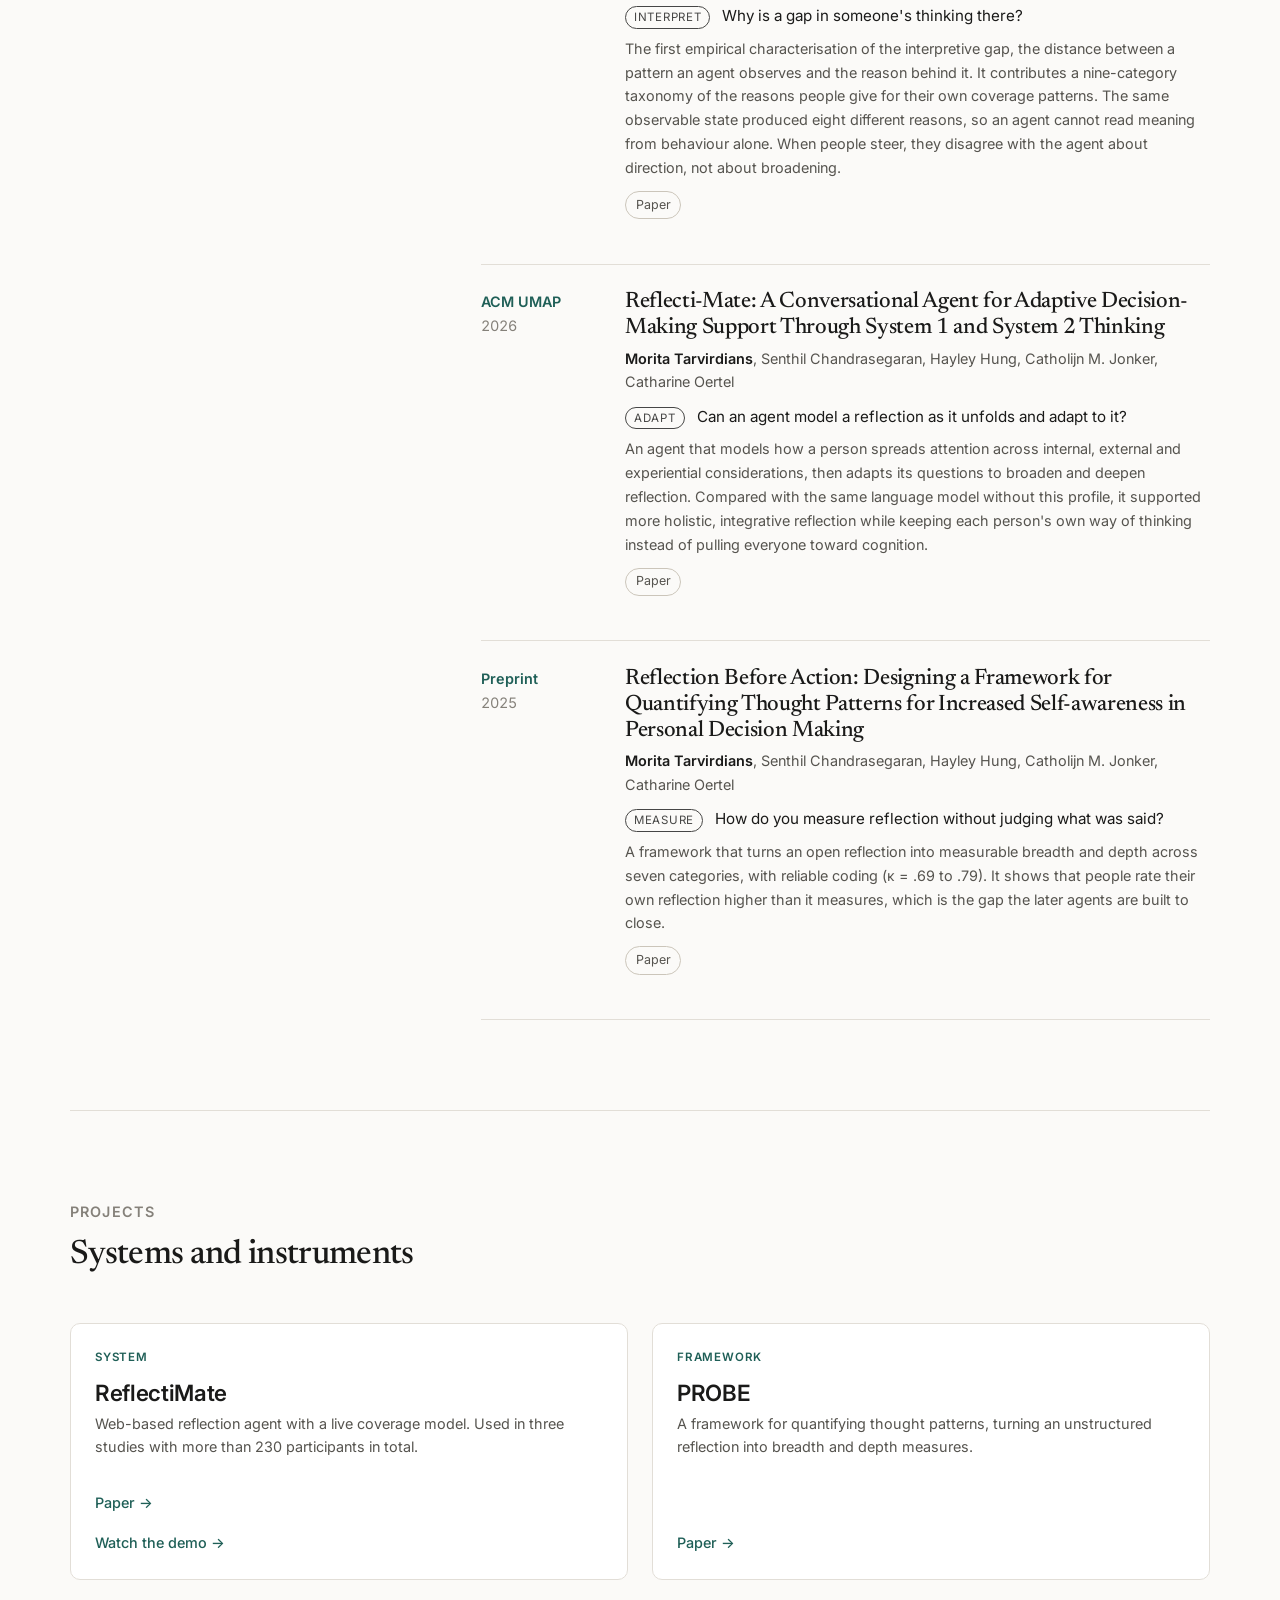
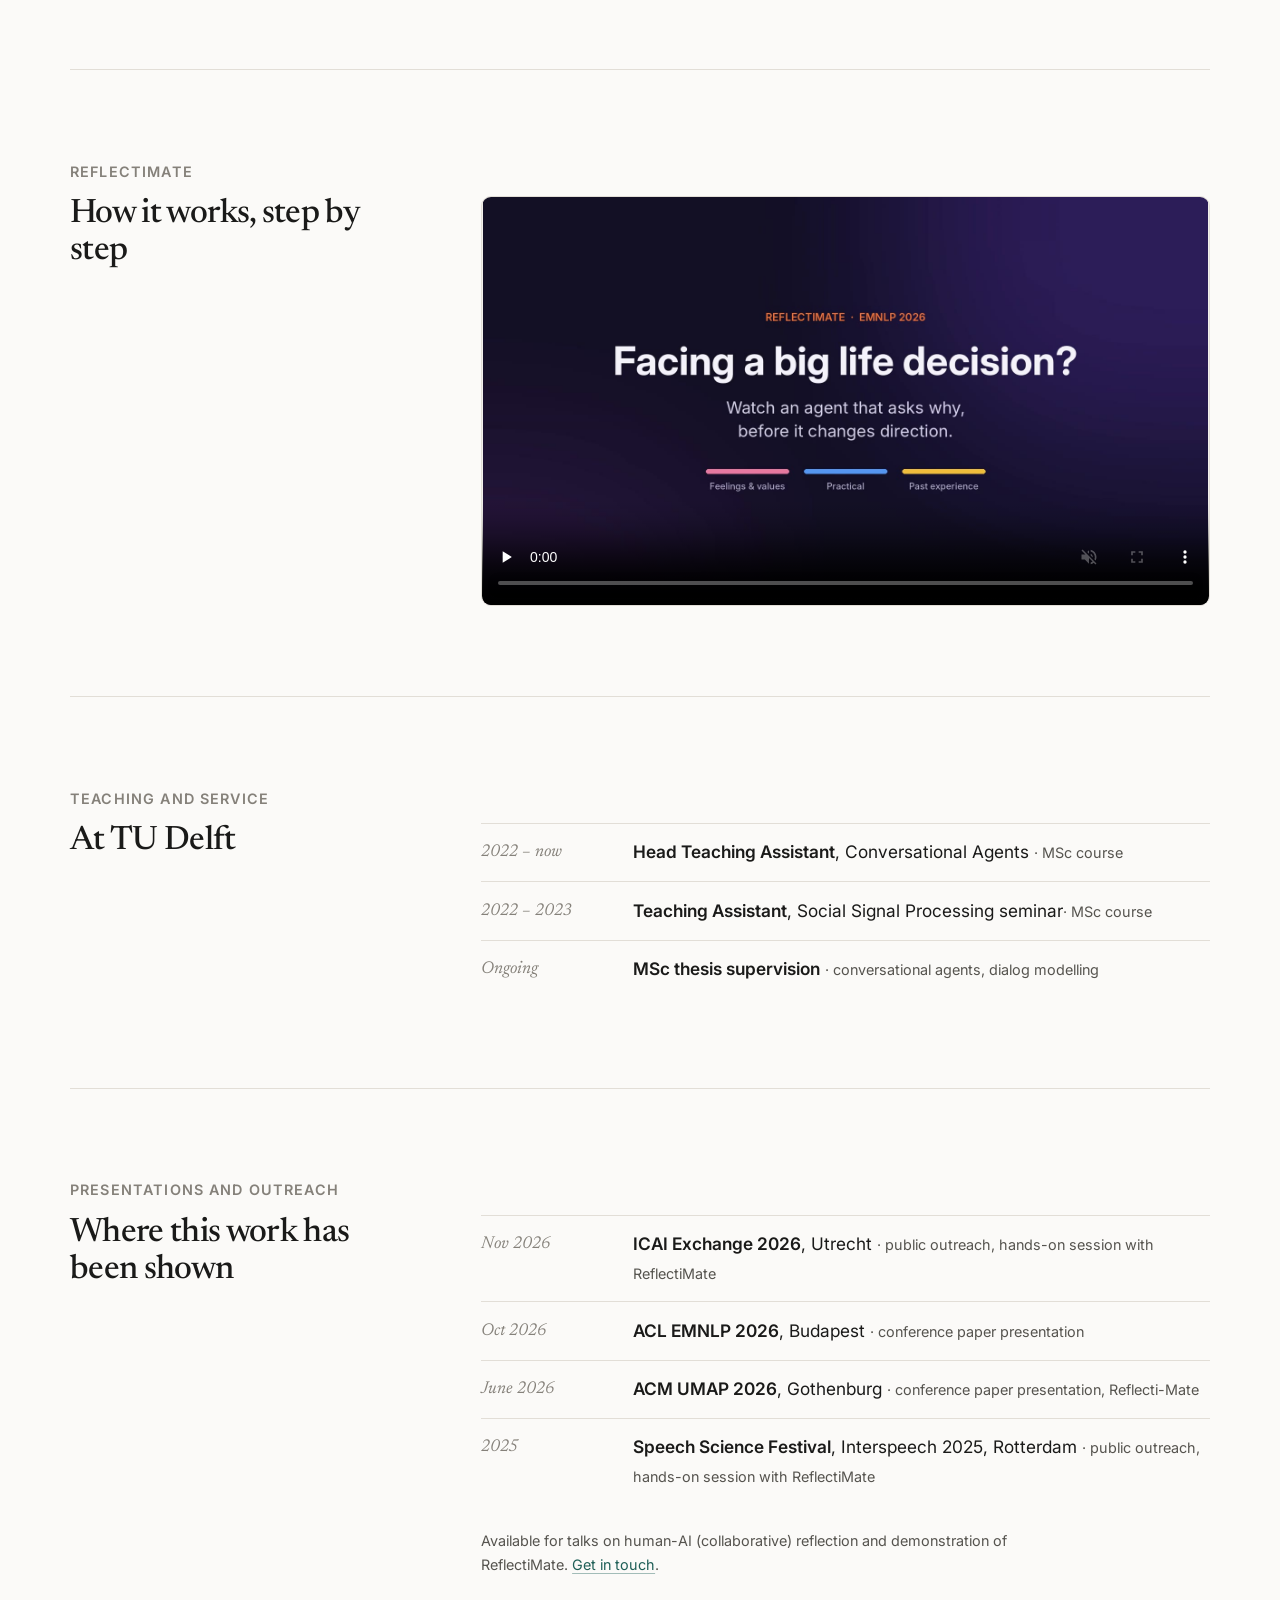
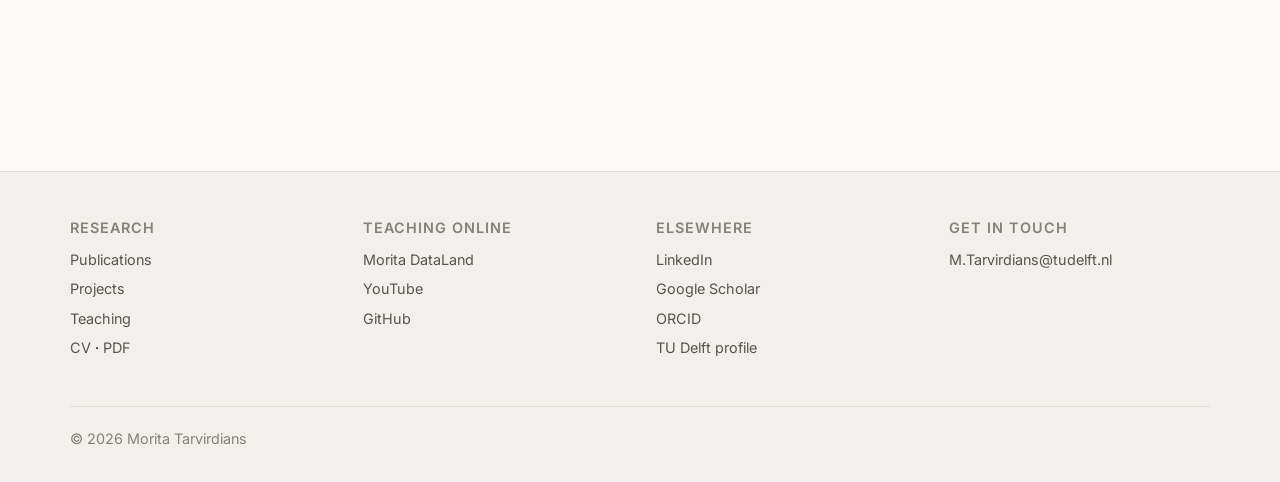
<file: research.html>
<!doctype html>
<html lang="en">
<head>
<meta charset="utf-8">
<meta name="viewport" content="width=device-width, initial-scale=1">
<title>Research — Morita Tarvirdians</title>
<meta name="description" content="Publications, projects and teaching by Morita Tarvirdians (TU Delft): conversational agents that measure and support reflection in high-stakes personal decisions, including ReflectiMate (ACM UMAP 2026) and EMNLP Findings 2026.">
<link rel="canonical" href="https://moritatarvirdians.github.io/research.html">
<meta name="theme-color" content="#1f5f57" media="(prefers-color-scheme: light)">
<meta name="theme-color" content="#14161a" media="(prefers-color-scheme: dark)">
<meta property="og:type" content="website">
<meta property="og:site_name" content="Morita Tarvirdians">
<meta property="og:title" content="Research — Morita Tarvirdians">
<meta property="og:description" content="My research on supporting reflection in high-stakes personal decisions through dialog.">
<meta property="og:url" content="https://moritatarvirdians.github.io/research.html">
<meta property="og:image" content="https://moritatarvirdians.github.io/assets/img/og-card.jpg">
<meta property="og:image:alt" content="Morita Tarvirdians">
<meta name="twitter:card" content="summary_large_image">
<meta name="twitter:site" content="@MDataland">
<link rel="preconnect" href="https://fonts.googleapis.com">
<link rel="preconnect" href="https://fonts.gstatic.com" crossorigin>
<link href="https://fonts.googleapis.com/css2?family=Inter:wght@400;500;600&family=Newsreader:ital,opsz,wght@0,6..72,400;0,6..72,500;1,6..72,400&display=swap" rel="stylesheet">
<link rel="stylesheet" href="/assets/css/style.css">
<link rel="icon" href="/assets/img/favicon.svg?v=3" type="image/svg+xml">

<script type="application/ld+json">
{
  "@context": "https://schema.org",
  "@type": "CollectionPage",
  "url": "https://moritatarvirdians.github.io/research.html",
  "name": "Research — Morita Tarvirdians",
  "isPartOf": { "@id": "https://moritatarvirdians.github.io/#website" },
  "about": { "@id": "https://moritatarvirdians.github.io/#person" },
  "mainEntity": {
    "@type": "ItemList",
    "itemListElement": [
      { "@type": "ListItem", "position": 1, "item": {
        "@type": "ScholarlyArticle",
        "name": "Why This and Not That? A Collaborative Reflection Approach for Understanding Thought Coverage in Decision Making Support Dialog",
        "datePublished": "2026",
        "url": "https://aclanthology.org/2026.findings-emnlp.1063.pdf",
        "author": [
          { "@id": "https://moritatarvirdians.github.io/#person" },
          { "@type": "Person", "name": "Hayley Hung" },
          { "@type": "Person", "name": "Catharine Oertel" }
        ],
        "sameAs": "https://arxiv.org/abs/2608.17054",
        "isPartOf": { "@type": "Periodical", "name": "Findings of EMNLP 2026" }
      }},
      { "@type": "ListItem", "position": 2, "item": {
        "@type": "ScholarlyArticle",
        "name": "Reflecti-Mate: A Conversational Agent for Adaptive Decision-Making Support Through System 1 and System 2 Thinking",
        "datePublished": "2026",
        "url": "https://doi.org/10.1145/3774935.3806176",
        "author": [
          { "@id": "https://moritatarvirdians.github.io/#person" },
          { "@type": "Person", "name": "Senthil Chandrasegaran" },
          { "@type": "Person", "name": "Hayley Hung" },
          { "@type": "Person", "name": "Catholijn M. Jonker" },
          { "@type": "Person", "name": "Catharine Oertel" }
        ],
        "sameAs": "https://arxiv.org/abs/2605.22509",
        "isPartOf": { "@type": "Periodical", "name": "ACM UMAP 2026" }
      }},
      { "@type": "ListItem", "position": 3, "item": {
        "@type": "ScholarlyArticle",
        "name": "Reflection Before Action: Designing a Framework for Quantifying Thought Patterns for Increased Self-awareness in Personal Decision Making",
        "datePublished": "2025",
        "url": "https://arxiv.org/abs/2510.04364",
        "author": [
          { "@id": "https://moritatarvirdians.github.io/#person" },
          { "@type": "Person", "name": "Senthil Chandrasegaran" },
          { "@type": "Person", "name": "Hayley Hung" },
          { "@type": "Person", "name": "Catholijn M. Jonker" },
          { "@type": "Person", "name": "Catharine Oertel" }
        ]
      }}
    ]
  }
}
</script>
<script type="application/ld+json">
{
  "@context": "https://schema.org",
  "@type": "VideoObject",
  "name": "ReflectiMate demo: five steps through the interface",
  "description": "A 95-second silent walkthrough of ReflectiMate: unaided reflection, the agent's coverage model, the recognition and interpretation steps, and the user's choice of direction.",
  "thumbnailUrl": "https://moritatarvirdians.github.io/assets/img/poster-demo-loop.jpg",
  "contentUrl": "https://moritatarvirdians.github.io/assets/video/reflectimate-demo.mp4",
  "uploadDate": "2026-11-13",
  "duration": "PT1M35S",
  "creator": { "@id": "https://moritatarvirdians.github.io/#person" }
}
</script>
</head>
<body>
<!-- #header -->
<a class="skip" href="#main">Skip to content</a>
<header class="site-head">
  <div class="wrap site-head__inner">
    <a class="brand notranslate" href="/" translate="no">Morita <span>Tarvirdians</span></a>
    <nav class="nav" aria-label="Primary">
      <a href="/research.html">Research</a>
      <a href="/videos.html">DataLand</a>
      <!-- <a href="/writing/">Writing</a> -->
      <!-- <a href="/coaching.html">Coaching</a> -->
      <a href="/about.html">About</a>
      <a href="/cv.html">CV</a>
    </nav>
    <!-- Language switcher (Google Translate), off until the translations are good enough.
    <div class="lang notranslate" role="group" aria-label="Language" translate="no">
      <button type="button" data-lang="en" lang="en" aria-pressed="true">EN</button>
      <button type="button" data-lang="fa" lang="fa" aria-pressed="false" title="فارسی (ترجمهٔ خودکار)">فا</button>
      <button type="button" data-lang="hy" lang="hy" aria-pressed="false" title="Հայերեն (ավտոմատ թարգմանություն)">Հայ</button>
    </div>
    <div id="gt" hidden></div>
    -->
    <button class="theme-toggle" type="button" aria-label="Switch theme">☾</button>
  </div>
</header>
<!-- /#header -->

<main id="main">

  <section class="hero">
    <div class="wrap">
      <p class="eyebrow">Research</p>
      <h1 class="prose">Structure from the machine, meaning from the human.</h1>
      <!-- <p class="lede">
        My doctoral work asks a narrow version of a large question. When an AI system can see the shape of
        your thinking but not its content, what should it be allowed to do with that?
        My answer across four papers is: surface it, do not steer with it.
      </p> -->
    </div>
  </section>

  <!-- ===== The through-line ===== -->
  <section class="section wrap">
    <!-- <p class="kicker">The through-line</p> -->
    <h2 class="prose">I build AI that helps you think, not AI that tells you what to do.</h2>
    <p class="prose muted">
      Say you are deciding whether to move abroad for a job. You have been over the salary and the
      visa a hundred times. You have barely let yourself think about leaving your family. A good
      conversation would notice that. Most AI would just hand you an answer.
    </p>

    <div class="grid grid-2" style="margin-top:2.5rem">
      <article class="card">
        <p class="card__tag">The machine&rsquo;s half</p>
        <h3>It can see the shape</h3>
        <p>
          Which parts of the decision you have gone over, and which you have skipped. That is
          measurable, and an agent can point at it.
        </p>
      </article>
      <article class="card">
        <p class="card__tag">Your half</p>
        <h3>Only you know the reason</h3>
        <p>
          A gap might mean the question is settled, or that it hurts to look at. In one of our studies, we saw
          eight different reasons sit behind one identical pattern.
        </p>
      </article>
    </div>


    <p class="small muted" style="max-width:none">
      If you work on reflection, deliberation or hybrid intelligence in dialog, or you are a student looking for a thesis topic in this area, <a href="mailto:M.Tarvirdians@tudelft.nl">write to me</a>.
    </p>
  </section>

  <!-- ===== Publications ===== -->
  <section class="section wrap" id="publications">
    <p class="kicker">Publications</p>
    <h2>Peer-reviewed and preprints</h2>
    <p class="muted small">See all papers on <a href="https://scholar.google.com/citations?user=-nHTyVwAAAAJ&hl=en">Google Scholar</a> </p>

    <ul class="pub-list" style="margin-top:2rem">

      <li class="pub">
        <div class="pub__meta"><span class="pub__venue">Under review</span>2026</div>
        <div>
          <h3 class="pub__title">Who Decides When to Move On? Human and AI Steering Authority in Decision Making Support Dialog</h3>
          <p class="pub__authors"><b>Morita Tarvirdians</b>, Hayley Hung, Catharine Oertel</p>
          <p class="pub__role">
            <span class="pub__step">Steer</span>
            Who should steer the reflection, the agent or the person?
          </p>
          <p class="pub__note">
            Paper under review
          </p>
        </div>
      </li>

      <li class="pub">
        <div class="pub__meta"><span class="pub__venue">EMNLP Findings</span>2026</div>
        <div>
          <h3 class="pub__title"><a href="https://aclanthology.org/2026.findings-emnlp.1063.pdf">Why This and Not That? A Collaborative Reflection Approach for Understanding Thought Coverage in Decision Making Support Dialog</a></h3>
          <p class="pub__authors"><b>Morita Tarvirdians</b>, Hayley Hung, Catharine Oertel</p>
          <p class="pub__role">
            <span class="pub__step">Interpret</span>
            Why is a gap in someone's thinking there?
          </p>
          <p class="pub__note">
            The first empirical characterisation of the interpretive gap, the distance between a pattern an
            agent observes and the reason behind it. It contributes a nine-category taxonomy of the reasons
            people give for their own coverage patterns. The same observable state produced eight different
            reasons, so an agent cannot read meaning from behaviour alone. When people steer, they disagree
            with the agent about direction, not about broadening.
          </p>
          <p class="pub__links">
            <a class="chip" href="https://aclanthology.org/2026.findings-emnlp.1063.pdf">Paper</a>
            <!-- <a class="chip" href="#">PDF</a>
            <a class="chip" href="#">BibTeX</a> -->
          </p>
        </div>
      </li>

      <li class="pub">
        <div class="pub__meta"><span class="pub__venue">ACM UMAP</span>2026</div>
        <div>
          <h3 class="pub__title"><a href="https://doi.org/10.1145/3774935.3806176">Reflecti-Mate: A Conversational Agent for Adaptive Decision-Making Support Through System 1 and System 2 Thinking</a></h3>
          <p class="pub__authors"><b>Morita Tarvirdians</b>, Senthil Chandrasegaran, Hayley Hung, Catholijn M. Jonker, Catharine Oertel</p>
          <p class="pub__role">
            <span class="pub__step">Adapt</span>
            Can an agent model a reflection as it unfolds and adapt to it?
          </p>
          <p class="pub__note">
            An agent that models how a person spreads attention across internal, external and experiential
            considerations, then adapts its questions to broaden and deepen reflection. Compared with the same
            language model without this profile, it supported more holistic, integrative reflection while
            keeping each person's own way of thinking instead of pulling everyone toward cognition.
          </p>
          <p class="pub__links">
            <!-- <a class="chip" href="https://arxiv.org/abs/2605.22509">arXiv</a> -->
            <a class="chip" href="https://doi.org/10.1145/3774935.3806176">Paper</a>
            <!-- <a class="chip" href="https://research.tudelft.nl/en/publications/reflecti-mate-a-conversational-agent-for-adaptive-decision-making/">TU Delft</a>
            <a class="chip" href="#">BibTeX</a> -->
          </p>
        </div>
      </li>

      <li class="pub">
        <div class="pub__meta"><span class="pub__venue">Preprint</span>2025</div>
        <div>
          <h3 class="pub__title"><a href="https://arxiv.org/abs/2510.04364">Reflection Before Action: Designing a Framework for Quantifying Thought Patterns for Increased Self-awareness in Personal Decision Making</a></h3>
          <p class="pub__authors"><b>Morita Tarvirdians</b>, Senthil Chandrasegaran, Hayley Hung, Catholijn M. Jonker, Catharine Oertel</p>
          <p class="pub__role">
            <span class="pub__step">Measure</span>
            How do you measure reflection without judging what was said?
          </p>
          <p class="pub__note">
            A framework that turns an open reflection into measurable breadth and depth across seven
            categories, with reliable coding (κ = .69 to .79). It shows that people rate their own reflection
            higher than it measures, which is the gap the later agents are built to close.
          </p>
          <p class="pub__links">
            <a class="chip" href="https://arxiv.org/abs/2510.04364">Paper</a>
            <!-- <a class="chip" href="https://www.alphaxiv.org/overview/2510.04364v1">Overview</a> -->
          </p>
        </div>
      </li>

    </ul>
  </section>

  <!-- ===== Projects ===== -->
  <section class="section wrap" id="projects">
    <p class="kicker">Projects</p>
    <h2>Systems and instruments</h2>
    <div class="grid grid-3" style="margin-top:2rem">
      <article class="card">
        <p class="card__tag">System</p>
        <h3>ReflectiMate</h3>
        <p>Web-based reflection agent with a live coverage model. Used in three studies with more than 230 participants in total.</p>
        <a class="card__link" href="https://doi.org/10.1145/3774935.3806176">Paper</a>
        <a class="card__link" href="#demo">Watch the demo</a>
      </article>
      <article class="card">
        <p class="card__tag">Framework</p>
        <h3>PROBE</h3>
        <p>A framework for quantifying thought patterns, turning an unstructured reflection into breadth and depth measures.</p>
        <a class="card__link" href="https://arxiv.org/abs/2510.04364">Paper</a>
      </article>
      <!-- <article class="card">
        <p class="card__tag">In progress</p>
        <h3>Elicitation value</h3>
        <p>A methodology paper asking when asking the person adds information the agent's observable state does not already contain.</p>
        <span class="small muted" style="margin-top:1rem">Target: ARR, November 2026</span>
      </article> -->
    </div>
  </section>

  <!-- ===== Demo ===== -->
  <section class="section wrap" id="demo">
    <p class="kicker">ReflectiMate</p>
    <h2>How it works, step by step</h2>
    <figure style="margin-top:2rem">
      <video src="/assets/video/reflectimate-demo.mp4" poster="/assets/img/poster-demo-loop.jpg" controls muted loop playsinline preload="none" style="width:100%;border-radius:var(--radius);border:1px solid var(--rule);display:block">
        Your browser cannot play this video.
      </video>
      <!-- <figcaption class="small muted" style="margin-top:.8rem">
        Five steps through the live interface: you reflect unaided, the agent shows its coverage model, you say
        whether you recognise the pattern and why, then you pick the next direction. Silent, with on-screen text.
      </figcaption> -->
    </figure>
  </section>

  <!-- ===== Teaching + service ===== -->
  <section class="section wrap" id="teaching">
    <p class="kicker">Teaching and service</p>
    <h2>At TU Delft</h2>
    <ul class="timeline" style="margin-top:1.5rem">
      <li><span class="yr">2022 &ndash; now</span><span><b>Head Teaching Assistant</b>, Conversational Agents <span class="det">&middot; MSc course</span></span></li>
      <li><span class="yr">2022 &ndash; 2023</span><span><b>Teaching Assistant</b>, Social Signal Processing seminar<span class="det">&middot; MSc course</span></span></li>
      <li><span class="yr">Ongoing</span><span><b>MSc thesis supervision</b> <span class="det">&middot; conversational agents, dialog modelling</span></span></li>
      <!-- <li><span class="yr">Ongoing</span><span><b>Reviewing</b> <span class="det">&middot; ARR cycles, CHI, IUI, IEEE Transactions on Affective Computing</span></span></li>
      <li><span class="yr">2022 &ndash; now</span><span><b>Member</b>, Hybrid Intelligence Centre <span class="det">&middot; Dutch national research consortium</span></span></li> -->
    </ul>

    <!-- <h3 style="margin-top:2.5rem">Program committee</h3>
    <ul class="timeline" style="margin-top:1.5rem">
      <li><span class="yr">2023</span><span><b>Program Committee member</b>, ASOCA 2023 <span class="det">&middot; Workshop on Addressing Social Context in Affective Computing, satellite of ACII 2023, MIT Media Lab, Cambridge MA</span></span></li>
      <li><span class="yr">2023</span><span><b>Program Committee member</b>, MSECP-Wild 2023 <span class="det">&middot; 5th Workshop on Modeling Socio-Emotional and Cognitive Processes from Multimodal Data In-the-Wild, satellite of ACM ICMI 2023, Sorbonne University, Paris</span></span></li>
    </ul> -->

    <!-- <p style="margin-top:2rem"><a class="btn btn--ghost" href="/assets/files/morita-tarvirdians-cv.pdf">Full CV (PDF)</a></p> -->
  </section>

  <!-- ===== Presentations ===== -->
  <section class="section wrap" id="talks">
    <p class="kicker">Presentations and outreach</p>
    <h2>Where this work has been shown</h2>
    <ul class="timeline" style="margin-top:1.5rem">
      <li><span class="yr">Nov 2026</span><span><b>ICAI Exchange 2026</b>, Utrecht <span class="det">&middot; public outreach, hands-on session with ReflectiMate</span></span></li>
      <li><span class="yr">Oct 2026</span><span><b>ACL EMNLP 2026</b>, Budapest <span class="det">&middot; conference paper presentation</span></span></li>
      <li><span class="yr">June 2026</span><span><b>ACM UMAP 2026</b>, Gothenburg <span class="det">&middot; conference paper presentation, Reflecti-Mate</span></span></li>
      <li><span class="yr">2025</span><span><b>Speech Science Festival</b>, Interspeech 2025, Rotterdam <span class="det">&middot; public outreach, hands-on session with ReflectiMate</span></span></li>
      <!-- <li><span class="yr">2022</span><span><b>ICMI 2022</b> <span class="det">&middot; co-author, presented by the lead author</span></span></li> -->
    </ul>
    <p class="small muted" style="margin-top:1.5rem">Available for talks on human-AI (collaborative) reflection and demonstration of ReflectiMate. <a href="mailto:M.Tarvirdians@tudelft.nl">Get in touch</a>.</p>
  </section>

</main>

<!-- #footer -->
<footer class="site-foot">
  <div class="wrap">
    <div class="foot-grid">
      <div>
        <h4>Research</h4>
        <ul>
          <li><a href="/research.html">Publications</a></li>
          <li><a href="/research.html#projects">Projects</a></li>
          <li><a href="/research.html#teaching">Teaching</a></li>
          <li><a href="/cv.html">CV</a> &middot; <a href="/assets/files/morita-tarvirdians-cv.pdf">PDF</a></li>
        </ul>
      </div>
      <div>
        <h4>Teaching online</h4>
        <ul>
          <li><a href="/videos.html">Morita DataLand</a></li>
          <li><a href="https://www.youtube.com/@MoritaDataLand" rel="me">YouTube</a></li>
          <li><a href="https://github.com/MoritaDataLand" rel="me">GitHub</a></li>
        </ul>
      </div>
      <div>
        <h4>Elsewhere</h4>
        <ul>
          <li><a href="https://nl.linkedin.com/in/morita-tarvirdians" rel="me">LinkedIn</a></li>
          <li><a href="https://scholar.google.com/citations?user=-nHTyVwAAAAJ&hl=en" rel="me">Google Scholar</a></li>
          <li><a href="https://orcid.org/0000-0003-4246-0016" rel="me">ORCID</a></li>
          <li><a href="https://research.tudelft.nl/en/persons/morita-tarvirdians/" rel="me">TU&nbsp;Delft profile</a></li>
        </ul>
      </div>
      <div>
        <h4>Get in touch</h4>
        <ul>
          <li><a href="mailto:M.Tarvirdians@tudelft.nl">M.Tarvirdians@tudelft.nl</a></li>
          <!-- <li><a href="/coaching.html#waitlist">Coaching waitlist</a></li> -->
        </ul>
      </div>
    </div>
    <div class="colophon">
      <span>&copy; 2026 Morita Tarvirdians</span>
      <!-- <span>Built as plain HTML and CSS. <a href="https://github.com/MoritaDataLand">Source</a></span> -->
    </div>
  </div>
</footer>
<script src="/assets/js/main.js" defer></script>
<!-- /#footer -->
</body>
</html>
</file>
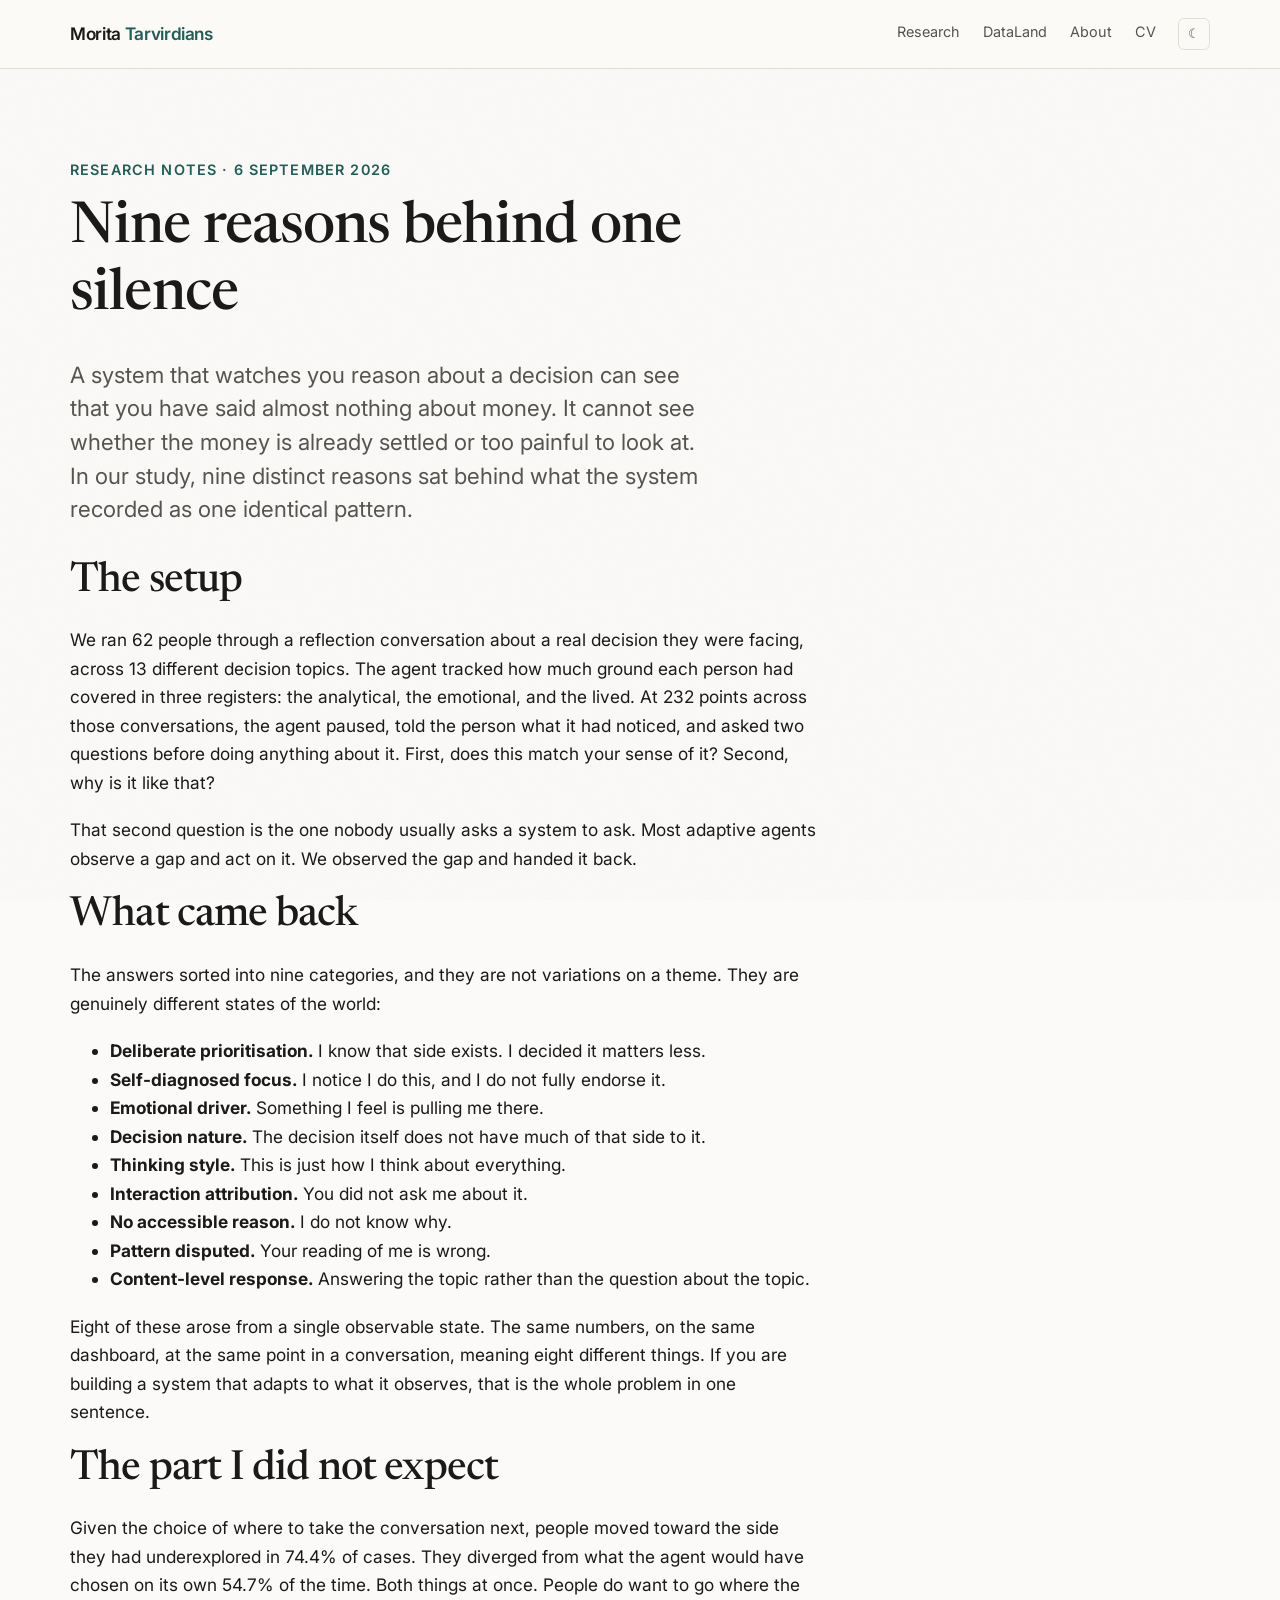
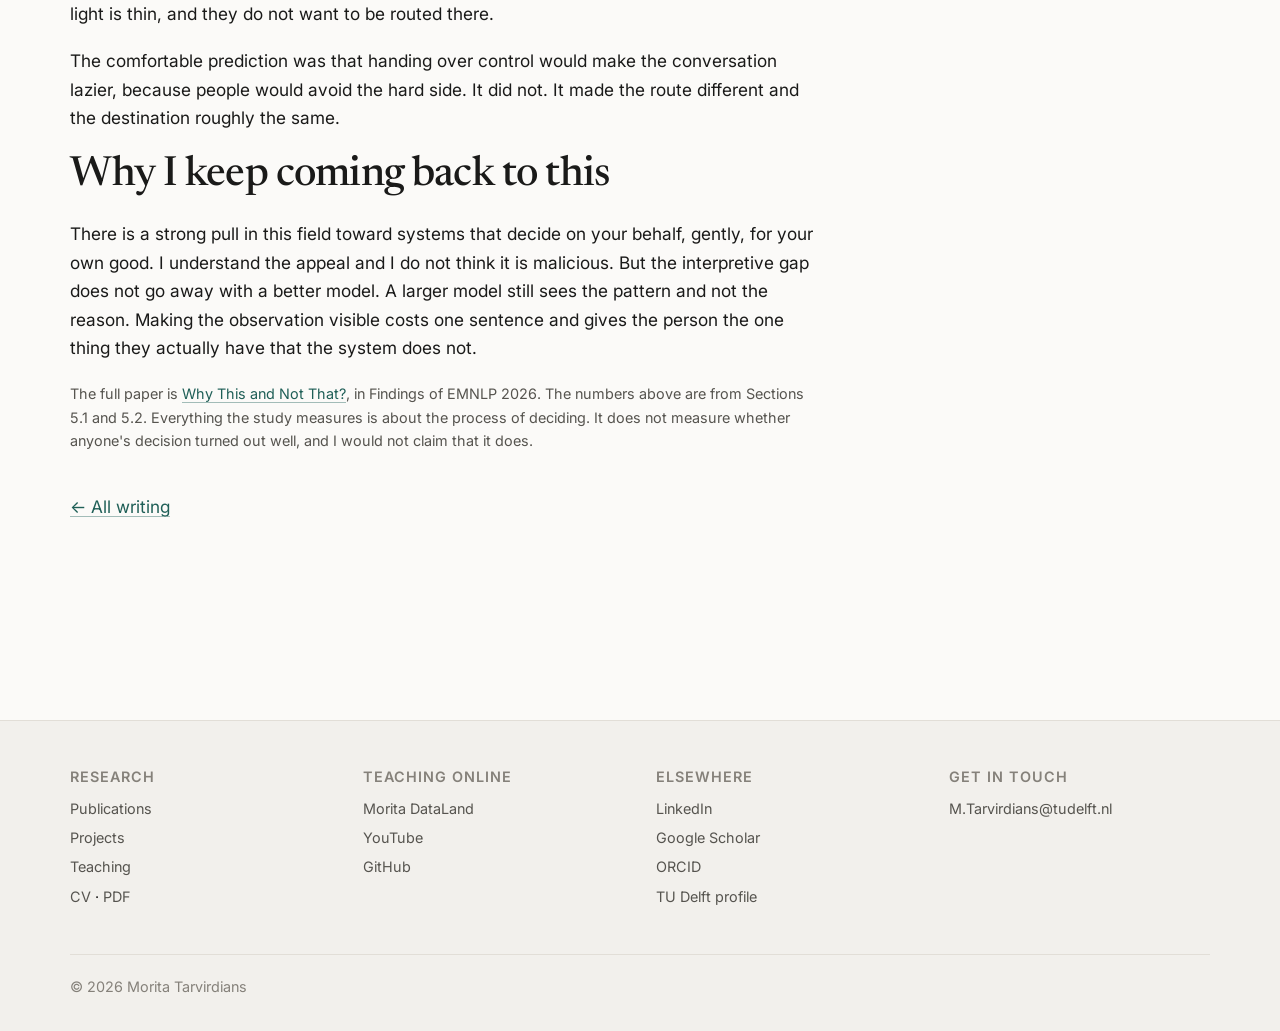
<file: writing/nine-reasons-one-silence.html>
<!doctype html>
<html lang="en">
<head>
<meta charset="utf-8">
<meta name="viewport" content="width=device-width, initial-scale=1">
<title>Nine reasons behind one silence — Morita Tarvirdians</title>
<meta name="description" content="When an AI notices you have said nothing about money, it cannot tell whether the money is settled or unbearable. Across 232 moments with 62 people, nine distinct reasons sat behind one identical pattern.">
<link rel="canonical" href="https://moritatarvirdians.github.io/writing/nine-reasons-one-silence.html">
<meta name="theme-color" content="#1f5f57" media="(prefers-color-scheme: light)">
<meta name="theme-color" content="#14161a" media="(prefers-color-scheme: dark)">
<meta property="og:type" content="article">
<meta property="og:title" content="Nine reasons behind one silence">
<meta property="og:description" content="An AI can see the shape of your thinking. It cannot see what the shape means.">
<meta property="og:url" content="https://moritatarvirdians.github.io/writing/nine-reasons-one-silence.html">
<meta property="og:image" content="https://moritatarvirdians.github.io/assets/img/og-card.jpg">
<meta property="article:published_time" content="2026-09-06">
<meta name="twitter:card" content="summary_large_image">
<link rel="preconnect" href="https://fonts.googleapis.com">
<link rel="preconnect" href="https://fonts.gstatic.com" crossorigin>
<link href="https://fonts.googleapis.com/css2?family=Inter:wght@400;500;600&family=Newsreader:ital,opsz,wght@0,6..72,400;0,6..72,500;1,6..72,400&display=swap" rel="stylesheet">
<link rel="stylesheet" href="/assets/css/style.css">
<link rel="icon" href="/assets/img/favicon.svg?v=3" type="image/svg+xml">
<script type="application/ld+json">
{
  "@context": "https://schema.org",
  "@type": "BlogPosting",
  "headline": "Nine reasons behind one silence",
  "description": "When an AI notices you have said nothing about money, it cannot tell whether the money is settled or unbearable. Across 232 moments with 62 people, nine distinct reasons sat behind one identical pattern.",
  "url": "https://moritatarvirdians.github.io/writing/nine-reasons-one-silence.html",
  "datePublished": "2026-09-06",
  "dateModified": "2026-09-06",
  "author": { "@id": "https://moritatarvirdians.github.io/#person" },
  "publisher": { "@id": "https://moritatarvirdians.github.io/#person" },
  "mainEntityOfPage": "https://moritatarvirdians.github.io/writing/nine-reasons-one-silence.html",
  "wordCount": 750,
  "inLanguage": "en"
}
</script>
</head>
<body>
<!-- #header -->
<a class="skip" href="#main">Skip to content</a>
<header class="site-head">
  <div class="wrap site-head__inner">
    <a class="brand notranslate" href="/" translate="no">Morita <span>Tarvirdians</span></a>
    <nav class="nav" aria-label="Primary">
      <a href="/research.html">Research</a>
      <a href="/videos.html">DataLand</a>
      <!-- <a href="/writing/">Writing</a> -->
      <!-- <a href="/coaching.html">Coaching</a> -->
      <a href="/about.html">About</a>
      <a href="/cv.html">CV</a>
    </nav>
    <!-- Language switcher (Google Translate), off until the translations are good enough.
    <div class="lang notranslate" role="group" aria-label="Language" translate="no">
      <button type="button" data-lang="en" lang="en" aria-pressed="true">EN</button>
      <button type="button" data-lang="fa" lang="fa" aria-pressed="false" title="فارسی (ترجمهٔ خودکار)">فا</button>
      <button type="button" data-lang="hy" lang="hy" aria-pressed="false" title="Հայերեն (ավտոմատ թարգմանություն)">Հայ</button>
    </div>
    <div id="gt" hidden></div>
    -->
    <button class="theme-toggle" type="button" aria-label="Switch theme">☾</button>
  </div>
</header>
<!-- /#header -->

<main id="main">
  <article class="section wrap">
    <div class="prose">
      <p class="eyebrow">Research notes &middot; 6 September 2026</p>
      <h1 style="font-family:var(--font-serif); font-weight:500">Nine reasons behind one silence</h1>

      <p class="lede" style="margin-bottom:2rem">
        A system that watches you reason about a decision can see that you have said almost nothing about
        money. It cannot see whether the money is already settled or too painful to look at. In our study,
        nine distinct reasons sat behind what the system recorded as one identical pattern.
      </p>

      <h2>The setup</h2>
      <p>
        We ran 62 people through a reflection conversation about a real decision they were facing, across 13
        different decision topics. The agent tracked how much ground each person had covered in three
        registers: the analytical, the emotional, and the lived. At 232 points across those conversations, the
        agent paused, told the person what it had noticed, and asked two questions before doing anything about it.
        First, does this match your sense of it? Second, why is it like that?
      </p>
      <p>
        That second question is the one nobody usually asks a system to ask. Most adaptive agents observe a gap
        and act on it. We observed the gap and handed it back.
      </p>

      <h2>What came back</h2>
      <p>
        The answers sorted into nine categories, and they are not variations on a theme. They are genuinely
        different states of the world:
      </p>
      <ul>
        <li><b>Deliberate prioritisation.</b> I know that side exists. I decided it matters less.</li>
        <li><b>Self-diagnosed focus.</b> I notice I do this, and I do not fully endorse it.</li>
        <li><b>Emotional driver.</b> Something I feel is pulling me there.</li>
        <li><b>Decision nature.</b> The decision itself does not have much of that side to it.</li>
        <li><b>Thinking style.</b> This is just how I think about everything.</li>
        <li><b>Interaction attribution.</b> You did not ask me about it.</li>
        <li><b>No accessible reason.</b> I do not know why.</li>
        <li><b>Pattern disputed.</b> Your reading of me is wrong.</li>
        <li><b>Content-level response.</b> Answering the topic rather than the question about the topic.</li>
      </ul>
      <p>
        Eight of these arose from a single observable state. The same numbers, on the same dashboard, at the
        same point in a conversation, meaning eight different things. If you are building a system that adapts
        to what it observes, that is the whole problem in one sentence.
      </p>

      <h2>The part I did not expect</h2>
      <p>
        Given the choice of where to take the conversation next, people moved toward the side they had
        underexplored in 74.4% of cases. They diverged from what the agent would have chosen on its own 54.7%
        of the time. Both things at once. People do want to go where the light is thin, and they do not want to
        be routed there.
      </p>
      <p>
        The comfortable prediction was that handing over control would make the conversation lazier, because
        people would avoid the hard side. It did not. It made the route different and the destination roughly
        the same.
      </p>

      <h2>Why I keep coming back to this</h2>
      <p>
        There is a strong pull in this field toward systems that decide on your behalf, gently, for your own
        good. I understand the appeal and I do not think it is malicious. But the interpretive gap does not go
        away with a better model. A larger model still sees the pattern and not the reason. Making the
        observation visible costs one sentence and gives the person the one thing they actually have that the
        system does not.
      </p>
      <p class="small muted">
        The full paper is <a href="https://arxiv.org/abs/2608.17054">Why This and Not That?</a>, in Findings of
        EMNLP 2026. The numbers above are from Sections 5.1 and 5.2. Everything the study measures is about the
        process of deciding. It does not measure whether anyone's decision turned out well, and I would not
        claim that it does.
      </p>

      <p style="margin-top:2.5rem"><a href="/writing/">&larr; All writing</a></p>
    </div>
  </article>
</main>

<!-- #footer -->
<footer class="site-foot">
  <div class="wrap">
    <div class="foot-grid">
      <div>
        <h4>Research</h4>
        <ul>
          <li><a href="/research.html">Publications</a></li>
          <li><a href="/research.html#projects">Projects</a></li>
          <li><a href="/research.html#teaching">Teaching</a></li>
          <li><a href="/cv.html">CV</a> &middot; <a href="/assets/files/morita-tarvirdians-cv.pdf">PDF</a></li>
        </ul>
      </div>
      <div>
        <h4>Teaching online</h4>
        <ul>
          <li><a href="/videos.html">Morita DataLand</a></li>
          <li><a href="https://www.youtube.com/@MoritaDataLand" rel="me">YouTube</a></li>
          <li><a href="https://github.com/MoritaDataLand" rel="me">GitHub</a></li>
        </ul>
      </div>
      <div>
        <h4>Elsewhere</h4>
        <ul>
          <li><a href="https://nl.linkedin.com/in/morita-tarvirdians" rel="me">LinkedIn</a></li>
          <li><a href="https://scholar.google.com/citations?user=-nHTyVwAAAAJ&hl=en" rel="me">Google Scholar</a></li>
          <li><a href="https://orcid.org/0000-0003-4246-0016" rel="me">ORCID</a></li>
          <li><a href="https://research.tudelft.nl/en/persons/morita-tarvirdians/" rel="me">TU&nbsp;Delft profile</a></li>
        </ul>
      </div>
      <div>
        <h4>Get in touch</h4>
        <ul>
          <li><a href="mailto:M.Tarvirdians@tudelft.nl">M.Tarvirdians@tudelft.nl</a></li>
          <!-- <li><a href="/coaching.html#waitlist">Coaching waitlist</a></li> -->
        </ul>
      </div>
    </div>
    <div class="colophon">
      <span>&copy; 2026 Morita Tarvirdians</span>
      <!-- <span>Built as plain HTML and CSS. <a href="https://github.com/MoritaDataLand">Source</a></span> -->
    </div>
  </div>
</footer>
<script src="/assets/js/main.js" defer></script>
<!-- /#footer -->
</body>
</html>
</file>
<file: assets/css/style.css>
/* ==========================================================================
   Morita Tarvirdians — personal site
   Single stylesheet. No framework, no build step.
   Edit the tokens in :root to restyle the whole site.
   ========================================================================== */

/* ---------- 1. Design tokens (light) ---------- */
:root {
  /* Type */
  --font-sans: "Inter", "Vazirmatn", "Noto Sans Armenian", ui-sans-serif, system-ui, -apple-system, "Segoe UI", Roboto, Helvetica, Arial, sans-serif;
  --font-serif: "Newsreader", "Vazirmatn", "Noto Serif Armenian", ui-serif, Georgia, "Times New Roman", serif;
  --font-mono: ui-monospace, SFMono-Regular, "SF Mono", Menlo, Consolas, monospace;

  /* Scale */
  --step--1: clamp(0.83rem, 0.8rem + 0.15vw, 0.9rem);
  --step-0:  clamp(1rem, 0.96rem + 0.2vw, 1.08rem);
  --step-1:  clamp(1.2rem, 1.12rem + 0.4vw, 1.4rem);
  --step-2:  clamp(1.45rem, 1.3rem + 0.75vw, 1.85rem);
  --step-3:  clamp(1.8rem, 1.5rem + 1.4vw, 2.6rem);
  --step-4:  clamp(2.2rem, 1.6rem + 2.6vw, 3.6rem);

  /* Color */
  --bg:          #fbfaf8;
  --bg-raised:   #ffffff;
  --bg-sunken:   #f2f0ec;
  --ink:         #1a1a19;
  --ink-muted:   #56544f;
  --ink-faint:   #85817a;
  --rule:        #e2ded7;
  --rule-strong: #cbc5ba;

  --accent:      #1f5f57;   /* deep teal: reads academic, not corporate */
  --accent-soft: #e4f0ed;
  --accent-ink:  #133b36;

  --warm:        #a8562f;   /* used sparingly for the personal / coaching strand */
  --warm-soft:   #f7ebe4;
  --warm-ink:    #6e3519;

  /* Space */
  --gap: 1rem;
  --pad-block: clamp(3rem, 7vw, 6rem);
  --measure: 68ch;
  --wide: 1140px;
  --radius: 10px;
  --shadow: 0 1px 2px rgba(26,26,25,.04), 0 8px 24px -12px rgba(26,26,25,.12);
}

/* ---------- 2. Dark mode ---------- */
/* System preference, unless the visitor explicitly chose light. */
@media (prefers-color-scheme: dark) {
  :root:not([data-theme="light"]) {
    --bg:          #14161a;
    --bg-raised:   #1c1f24;
    --bg-sunken:   #101216;
    --ink:         #eceae5;
    --ink-muted:   #a9a69f;
    --ink-faint:   #7b7871;
    --rule:        #2b2f36;
    --rule-strong: #3d434c;
    --accent:      #6fc2b3;
    --accent-soft: #16302c;
    --accent-ink:  #b4e0d6;
    --warm:        #dc9067;
    --warm-soft:   #2e2019;
    --warm-ink:    #f0c2a6;
    --shadow: 0 1px 2px rgba(0,0,0,.3), 0 8px 24px -12px rgba(0,0,0,.6);
  }
}
/* Explicit dark choice wins in both directions. */
:root[data-theme="dark"] {
  --bg:          #14161a;
  --bg-raised:   #1c1f24;
  --bg-sunken:   #101216;
  --ink:         #eceae5;
  --ink-muted:   #a9a69f;
  --ink-faint:   #7b7871;
  --rule:        #2b2f36;
  --rule-strong: #3d434c;
  --accent:      #6fc2b3;
  --accent-soft: #16302c;
  --accent-ink:  #b4e0d6;
  --warm:        #dc9067;
  --warm-soft:   #2e2019;
  --warm-ink:    #f0c2a6;
  --shadow: 0 1px 2px rgba(0,0,0,.3), 0 8px 24px -12px rgba(0,0,0,.6);
}

/* ---------- 3. Reset ---------- */
*, *::before, *::after { box-sizing: border-box; }
html { -webkit-text-size-adjust: 100%; scroll-behavior: smooth; }
@media (prefers-reduced-motion: reduce) {
  html { scroll-behavior: auto; }
  *, *::before, *::after { animation-duration: .01ms !important; transition-duration: .01ms !important; }
}
body {
  margin: 0;
  background: var(--bg);
  color: var(--ink);
  font-family: var(--font-sans);
  font-size: var(--step-0);
  line-height: 1.65;
  -webkit-font-smoothing: antialiased;
  text-rendering: optimizeLegibility;
}
img, svg, video { max-width: 100%; height: auto; display: block; }
figure { margin: 0; }
/* With preload="none" the browser knows nothing about the video until it is clicked; hold
   its 16:9 box so the poster does not load into a 300×150 placeholder and shift the page. */
figure > video { aspect-ratio: 16 / 9; background: var(--bg-sunken); }
h1, h2, h3, h4 { line-height: 1.15; margin: 0 0 .5em; font-weight: 600; letter-spacing: -0.015em; }
h1 { font-size: var(--step-4); }
h2 { font-size: var(--step-3); font-family: var(--font-serif); font-weight: 500; letter-spacing: -0.02em; }
h3 { font-size: var(--step-1); }
p, ul, ol { margin: 0 0 1.1em; }
/* Underlines start soft and firm up on hover, so links read without shouting. */
a {
  color: var(--accent); text-underline-offset: 3px; text-decoration-thickness: 1px;
  text-decoration-color: color-mix(in srgb, currentColor 40%, transparent);
  transition: color .15s ease, text-decoration-color .15s ease, text-underline-offset .15s ease;
}
a:hover { color: var(--accent-ink); text-decoration-color: currentColor; text-underline-offset: 5px; }
:focus-visible { outline: 2px solid var(--accent); outline-offset: 3px; border-radius: 3px; }
hr { border: 0; border-top: 1px solid var(--rule); margin: var(--pad-block) 0; }
::selection { background: var(--accent-soft); color: var(--accent-ink); }

/* ---------- 4. Layout ---------- */
.wrap { width: min(100% - 2.5rem, var(--wide)); margin-inline: auto; }
.prose { max-width: var(--measure); }
.section { padding-block: var(--pad-block); }
.section + .section { border-top: 1px solid var(--rule); }
.stack > * + * { margin-top: var(--gap); }

/* Two strands, two colours: teal for research, terracotta for the personal and teaching
   side. Put .tone-warm on <main> or a section and everything accent-coloured follows. */
.tone-warm { --accent: var(--warm); --accent-soft: var(--warm-soft); --accent-ink: var(--warm-ink); }

/* Paper grain behind everything, so the page is not one flat slab of colour. */
body::before {
  content: ""; position: fixed; inset: 0; z-index: -1; pointer-events: none; opacity: .05;
  background-image: url("data:image/svg+xml,%3Csvg xmlns='http://www.w3.org/2000/svg' width='160' height='160'%3E%3Cfilter id='n'%3E%3CfeTurbulence type='fractalNoise' baseFrequency='.85' numOctaves='3' stitchTiles='stitch'/%3E%3CfeColorMatrix values='0 0 0 0 .5 0 0 0 0 .5 0 0 0 0 .5 0 0 0 1 0'/%3E%3C/filter%3E%3Crect width='100%25' height='100%25' filter='url(%23n)'/%3E%3C/svg%3E");
}

/* Sections ease in as they scroll into view. CSS only; browsers without scroll-driven
   animations, and visitors who prefer reduced motion, just see the page. */
@media (prefers-reduced-motion: no-preference) {
  @supports (animation-timeline: view()) {
    main > .section {
      animation: rise linear both;
      animation-timeline: view();
      animation-range: entry 0% entry 35%;
    }
  }
}
@keyframes rise { from { opacity: 0; transform: translateY(1.5rem); } }

/* Editorial split: on wide screens, section headings sit in a left rail and the
   content fills the right column, so the page reads full width while lines stay
   near a comfortable measure. Pure placement, no extra markup:
   - "kicker + h2 + content" sections
   - prose blocks that alternate h2 and paragraphs
   Card grids and bands span both columns beneath the heading row. */
@media (min-width: 960px) {
  section.section:has(> .kicker),
  section.section > .prose:not(.band):has(> h2) {
    display: grid; column-gap: clamp(2.5rem, 5vw, 4.5rem); row-gap: 0;
    grid-template-columns: minmax(0, 1fr) minmax(0, 2.1fr);
    max-width: none;
  }
  section.section:has(> .kicker) > *,
  section.section > .prose:has(> h2) > * { grid-column: 2; max-width: var(--measure); }
  section.section:has(> .kicker) > :is(.kicker, h2),
  section.section > .prose:has(> h2) > h2 { grid-column: 1; max-width: none; }
  section.section:has(> .kicker) > h2,
  section.section > .prose:has(> h2) > h2 { grid-row: span 3; align-self: start; font-size: clamp(1.7rem, 1.3rem + 1vw, 2.25rem); line-height: 1.1; }
  section.section:has(> .kicker) > h2 + :not(.grid, .band, .photo-strip) { margin-top: 0 !important; }
  /* No h2: whatever sits beside the kicker starts level with it. */
  section.section:has(> .kicker):not(:has(> h2)) > .kicker + * { margin-top: 0 !important; }
  /* A heading followed straight away by a full-width grid has nothing to sit beside, so the
     split would leave it squeezed into the rail with the right column empty. Stack it instead. */
  section.section:has(> .kicker):has(> h2 + :is(.grid, .band, .photo-strip)) > h2 {
    grid-column: 1 / -1; grid-row: auto; max-width: var(--measure);
  }
  section.section:has(> .kicker) > figure { max-width: none; }
  section.section > .prose > h2:not(:first-child),
  section.section > .prose > h2:not(:first-child) + * { margin-top: 2.25rem; }
  section.section:has(> .kicker) > :is(.grid, .band, .photo-strip) { grid-column: 1 / -1; max-width: none; }
  /* A note after a full-width grid has nothing to sit beside either, so it starts at the left edge. */
  section.section:has(> .kicker) > :is(.grid, .band, .photo-strip) ~ :not(.grid, .band, .photo-strip) { grid-column: 1 / -1; }
  section.section:has(> .kicker) .pub__note { max-width: none; }
  /* Opt out of the split: headline on its own row, the text beneath it. */
  section.section.section--stacked:has(> .kicker) > :is(.kicker, h2, p) {
    grid-column: 1 / -1; grid-row: auto; max-width: var(--measure);
  }
  section.section.section--stacked:has(> .kicker) > h2 + p { margin-top: 1rem !important; }
}
.grid { display: grid; gap: 1.5rem; }
.grid + p { margin-top: 2rem; }
.grid-3 { grid-template-columns: repeat(auto-fit, minmax(min(100%, 15rem), 1fr)); }
.grid-2 { grid-template-columns: repeat(auto-fit, minmax(min(100%, 26rem), 1fr)); }
.skip {
  position: absolute; left: -9999px; top: 0; z-index: 100;
  background: var(--accent); color: #fff; padding: .7rem 1.1rem; border-radius: 0 0 var(--radius) 0;
}
.skip:focus { left: 0; }

/* ---------- 5. Header + nav ---------- */
.site-head {
  position: sticky; top: 0; z-index: 50;
  background: color-mix(in srgb, var(--bg) 88%, transparent);
  backdrop-filter: saturate(180%) blur(10px);
  border-bottom: 1px solid var(--rule);
}
.site-head__inner {
  display: flex; align-items: center; gap: .75rem; padding-block: .8rem;
}
.brand {
  font-weight: 600; font-size: var(--step-0); letter-spacing: -0.02em;
  color: var(--ink); text-decoration: none; white-space: nowrap;
  margin-inline-end: auto;
}
.brand span { color: var(--accent); }
.nav { display: flex; align-items: center; gap: .25rem; flex-wrap: wrap; }
.nav a {
  color: var(--ink-muted); text-decoration: none; font-size: var(--step--1);
  padding: .45rem .6rem; border-radius: 6px; white-space: nowrap;
}
.nav a:hover { color: var(--ink); background: var(--bg-sunken); }
.nav a[aria-current="page"] { color: var(--ink); font-weight: 600; }
/* Hover draws a line in from the left; the current page keeps it, in the accent. */
.nav a::after {
  content: ""; display: block; height: 2px; background: var(--rule-strong);
  margin-top: 2px; border-radius: 2px;
  transform: scaleX(0); transform-origin: left; transition: transform .2s ease;
}
.nav a:hover::after { transform: scaleX(1); }
.nav a[aria-current="page"]::after { background: var(--accent); transform: scaleX(1); }
.theme-toggle {
  background: none; border: 1px solid var(--rule); color: var(--ink-muted);
  border-radius: 6px; width: 2rem; height: 2rem; cursor: pointer;
  display: grid; place-items: center; padding: 0; flex: none;
}
.theme-toggle:hover { color: var(--ink); border-color: var(--rule-strong); }

/* Language switcher: a small segmented control beside the theme toggle. */
.lang {
  display: flex; flex: none; border: 1px solid var(--rule); border-radius: 6px; padding: 2px; gap: 2px;
}
.lang button {
  background: none; border: 0; border-radius: 4px; cursor: pointer;
  font: inherit; font-size: .78rem; font-weight: 500; line-height: 1;
  color: var(--ink-faint); padding: .4rem .5rem; min-width: 2rem;
}
.lang button:hover { color: var(--ink); background: var(--bg-sunken); }
.lang button[aria-pressed="true"] { color: var(--ink); background: var(--bg-sunken); font-weight: 600; }

/* Keep Google's widget invisible: we drive it from the switcher above. */
iframe.skiptranslate, .goog-te-banner-frame, #goog-gt-tt, .goog-te-balloon-frame,
.VIpgJd-ZVi9od-ORHb-OEVmcd, .VIpgJd-ZVi9od-aZ2wEe-wOHMyf { display: none !important; }
body { top: 0 !important; }
font font { background: none !important; box-shadow: none !important; }

/* Persian: no italics or Latin tracking, and no drop cap. */
:root[data-lang="fa"] :is(h1, h2, h3, h4, .pullquote, .timeline .yr, .eyebrow, .kicker) {
  font-style: normal; letter-spacing: 0; text-transform: none;
}
:root[data-lang="fa"] body { line-height: 1.9; }
:root[data-lang="fa"] .dropcap::first-letter {
  float: none; font-size: inherit; line-height: inherit; padding: 0; color: inherit; font-family: inherit;
}

/* Narrow screens: brand and toggle on one row, nav scrolls horizontally beneath. */
@media (max-width: 640px) {
  .site-head__inner { flex-wrap: wrap; row-gap: .35rem; padding-block: .65rem .5rem; }
  .nav {
    order: 3; width: 100%; flex-wrap: nowrap; overflow-x: auto;
    scrollbar-width: none; -ms-overflow-style: none;
    margin-inline: -.6rem; padding-inline: .6rem;
  }
  .nav::-webkit-scrollbar { display: none; }
  .nav a { padding-inline: .55rem; }
}

/* ---------- 6. Hero ---------- */
.hero { padding-block: clamp(2.5rem, 6vw, 5rem) var(--pad-block); position: relative; isolation: isolate; overflow: hidden; }
/* A soft wash of the page's accent behind the hero. */
.hero::before {
  content: ""; position: absolute; z-index: -1; pointer-events: none;
  width: min(70vw, 52rem); aspect-ratio: 1; top: -40%; right: -12%;
  background: radial-gradient(closest-side, color-mix(in srgb, var(--accent) 16%, transparent), transparent);
}
.hero__grid {
  display: grid; gap: clamp(1.5rem, 4vw, 3.5rem); align-items: center;
  grid-template-columns: minmax(0, 1fr);
}
@media (min-width: 780px) { .hero__grid { grid-template-columns: minmax(0, 1.45fr) minmax(0, 1fr); } }
.eyebrow {
  font-size: var(--step--1); letter-spacing: .08em; text-transform: uppercase;
  color: var(--accent); font-weight: 600; margin-bottom: .9rem;
}
.hero h1 { font-family: var(--font-serif); font-weight: 500; letter-spacing: -0.025em; margin-bottom: .35em; }
.hero .pill { margin-bottom: 1.2rem; }
.lede { font-size: var(--step-1); color: var(--ink-muted); max-width: 46ch; line-height: 1.5; }
/* Single-column heroes (no portrait): title and lede share one width so their edges line up. */
.hero > .wrap:not(.hero__grid) > :is(h1, .lede) { max-width: 52rem; }
/* About keeps its grid wrapper with the portrait commented out; treat that as single-column. */
.hero__grid:has(> :only-child) { grid-template-columns: minmax(0, 1fr); }
/* On wide screens those heroes split: eyebrow and title on the left, lede and buttons on the
   right, so the band reads full width instead of leaving the right half empty. */
@media (min-width: 960px) {
  .hero > .wrap:not(.hero__grid, .prose),
  .hero__grid > :only-child {
    display: grid; column-gap: clamp(2.5rem, 5vw, 4.5rem);
    grid-template-columns: minmax(0, 1fr) minmax(0, 1fr);
    grid-auto-rows: auto; align-items: start;
  }
  .hero > .wrap:not(.hero__grid, .prose) > *,
  .hero__grid > :only-child > * { grid-column: 2; max-width: none; }
  .hero > .wrap:not(.hero__grid, .prose) > :is(.eyebrow, .pill),
  .hero__grid > :only-child > :is(.eyebrow, .pill) { grid-column: 1 / -1; justify-self: start; }
  .hero > .wrap:not(.hero__grid, .prose) > h1,
  .hero__grid > :only-child > h1 { grid-column: 1; grid-row: 2 / span 2; margin-bottom: 0; }
  .hero > .wrap:not(.hero__grid, .prose) > .lede,
  .hero__grid > :only-child > .lede { grid-row: 2; padding-top: .45em; }
  .hero > .wrap:not(.hero__grid, .prose) > .btn-row,
  .hero__grid > :only-child > .btn-row { grid-row: 3; }
  /* Nothing for the right column (e.g. lede commented out): let the title take the full band. */
  .hero > .wrap:not(.hero__grid, .prose):not(:has(> .lede, > .btn-row)) > h1,
  .hero__grid > :only-child:not(:has(> .lede, > .btn-row)) > h1 { grid-column: 1 / -1; grid-row: auto; max-width: none; }
}
.portrait {
  border-radius: var(--radius); overflow: hidden; background: var(--bg-sunken);
  aspect-ratio: 4 / 5; box-shadow: var(--shadow); border: 1px solid var(--rule);
}
.portrait img { width: 100%; height: 100%; object-fit: cover; }

/* ---------- 7. Buttons + link rows ---------- */
.btn-row { display: flex; flex-wrap: wrap; gap: .6rem; margin-top: 1.6rem; }
.btn {
  display: inline-flex; align-items: center; gap: .45rem;
  padding: .62rem 1.05rem; border-radius: 100px; font-size: var(--step--1);
  font-weight: 500; text-decoration: none; border: 1px solid transparent; cursor: pointer;
  transition: background-color .15s ease, border-color .15s ease, color .15s ease;
}
.btn--primary { background: var(--accent); color: #fff; }
.btn--primary:hover { background: var(--accent-ink); color: #fff; }
:root[data-theme="dark"] .btn--primary, .btn--primary { }
@media (prefers-color-scheme: dark) {
  :root:not([data-theme="light"]) .btn--primary { color: #0f1114; }
  :root:not([data-theme="light"]) .btn--primary:hover { background: var(--accent-ink); color: #0f1114; }
}
:root[data-theme="dark"] .btn--primary { color: #0f1114; }
:root[data-theme="dark"] .btn--primary:hover { background: var(--accent-ink); color: #0f1114; }
.btn--ghost { border-color: var(--rule-strong); color: var(--ink); }
.btn--ghost:hover { border-color: var(--ink-muted); background: var(--bg-sunken); color: var(--ink); }

/* ---------- 8. Cards ---------- */
.card {
  background: var(--bg-raised); border: 1px solid var(--rule);
  border-radius: var(--radius); padding: 1.5rem; display: flex; flex-direction: column;
}
.card h3 { margin-bottom: .4rem; }
.card p { color: var(--ink-muted); font-size: var(--step--1); flex: 1 1 auto; }
.card p.card__tag, .card__tag {
  flex: 0 0 auto;                 /* must not absorb the card's spare height */
  font-size: .72rem; letter-spacing: .07em; text-transform: uppercase; font-weight: 600;
  color: var(--accent); margin-bottom: .8rem;
}
.card h3 { flex: 0 0 auto; }
.card--warm { border-color: color-mix(in srgb, var(--warm) 35%, var(--rule)); }
.card--warm .card__tag { color: var(--warm); }
.card__link { font-size: var(--step--1); font-weight: 500; margin-top: 1rem; text-decoration: none; }
.card__link::after { content: " \2192"; }

/* ---------- 9. Publications ---------- */
.pub-list { list-style: none; padding: 0; margin: 0; }
.pub {
  padding-block: 1.6rem; border-top: 1px solid var(--rule);
  display: grid; gap: .35rem 1.5rem;
  grid-template-columns: minmax(0, 1fr);
}
@media (min-width: 720px) { .pub { grid-template-columns: 7.5rem minmax(0, 1fr); } }
.pub:last-child { border-bottom: 1px solid var(--rule); }
.pub__meta { font-size: var(--step--1); color: var(--ink-faint); font-variant-numeric: tabular-nums; }
.pub__venue { display: block; font-weight: 600; color: var(--accent); }
.pub__title { font-size: var(--step-1); font-family: var(--font-serif); font-weight: 500; margin: 0 0 .3rem; }
.pub__title a { color: var(--ink); text-decoration: none; }
.pub__title a:hover { color: var(--accent); text-decoration: underline; }
.pub__authors { font-size: var(--step--1); color: var(--ink-muted); margin: 0 0 .6rem; }
.pub__authors b { color: var(--ink); font-weight: 600; }
.pub__note { font-size: var(--step--1); color: var(--ink-muted); margin: 0 0 .7rem; max-width: 62ch; }
.pub__role { margin: .35rem 0 .5rem; font-size: .95rem; }
.pub__step {
  display: inline-block; margin-right: .5rem; padding: .05rem .5rem;
  border: 1px solid currentColor; border-radius: 999px;
  font-size: .72rem; letter-spacing: .06em; text-transform: uppercase; opacity: .8;
}
.pub__links { display: flex; flex-wrap: wrap; gap: .4rem; }
.chip {
  font-size: .78rem; padding: .18rem .6rem; border: 1px solid var(--rule-strong);
  border-radius: 100px; text-decoration: none; color: var(--ink-muted);
}
.chip:hover { border-color: var(--accent); color: var(--accent); }

/* ---------- 10. Video cards ---------- */
.video-card {
  display: block; text-decoration: none; color: inherit;
  border: 1px solid var(--rule); border-radius: var(--radius); overflow: hidden;
  background: var(--bg-raised); transition: border-color .15s ease, transform .15s ease;
}
.video-card:hover { border-color: var(--rule-strong); transform: translateY(-2px); color: inherit; }
.video-card__thumb { aspect-ratio: 16 / 9; background: var(--bg-sunken); position: relative; }
.video-card__thumb img { width: 100%; height: 100%; object-fit: cover; }
.video-card__body { padding: 1rem 1.1rem 1.2rem; }
.video-card__body h3 { font-size: var(--step-0); margin-bottom: .3rem; }
.video-card__body p { font-size: var(--step--1); color: var(--ink-muted); margin: 0; }

/* ---------- 11. Newsletter / CTA band ---------- */
.band {
  background: var(--bg-sunken); border: 1px solid var(--rule);
  border-radius: var(--radius); padding: clamp(1.5rem, 4vw, 2.75rem);
}
.band--warm { background: var(--warm-soft); border-color: color-mix(in srgb, var(--warm) 30%, var(--rule)); }
.form-row { display: flex; flex-wrap: wrap; gap: .6rem; margin-top: 1.2rem; }
.form-row input[type="email"] {
  flex: 1 1 16rem; padding: .62rem .9rem; border-radius: 100px;
  border: 1px solid var(--rule-strong); background: var(--bg-raised); color: var(--ink);
  font: inherit; font-size: var(--step--1);
}
.form-note { font-size: .8rem; color: var(--ink-faint); margin-top: .7rem; }

/* ---------- 12. Misc content ---------- */
.kicker { font-size: var(--step--1); color: var(--ink-faint); text-transform: uppercase; letter-spacing: .08em; font-weight: 600; margin-bottom: .8rem; }
.pill {
  display: inline-block; font-size: .75rem; font-weight: 600; letter-spacing: .05em;
  text-transform: uppercase; padding: .2rem .65rem; border-radius: 100px;
  background: var(--accent-soft); color: var(--accent-ink);
}
.pill--warm { background: var(--warm-soft); color: var(--warm); }
.timeline { list-style: none; padding: 0; margin: 0; }
.timeline li { display: grid; gap: .1rem 1.5rem; padding-block: .9rem; border-top: 1px solid var(--rule); }
@media (min-width: 640px) { .timeline li { grid-template-columns: 8rem minmax(0, 1fr); } }
.timeline b { font-weight: 600; }
.timeline .yr { color: var(--ink-faint); font-family: var(--font-serif); font-style: italic; font-variant-numeric: oldstyle-nums proportional-nums; }

/* Editorial details */
.pullquote {
  margin: 2rem 0; padding-block: .2rem; padding-inline-start: 1.4rem; border-inline-start: 2px solid var(--accent);
  font-family: var(--font-serif); font-style: italic; font-size: var(--step-2);
  line-height: 1.3; letter-spacing: -0.01em; color: var(--ink);
}
.pullquote p { margin: 0; }
.dropcap::first-letter {
  float: inline-start; font-family: var(--font-serif); font-weight: 500; color: var(--accent);
  font-size: 3.6em; line-height: .82; padding-top: .06em; padding-inline-end: .12em;
}
.timeline span.det { color: var(--ink-muted); font-size: var(--step--1); }
.faq { border-top: 1px solid var(--rule); padding-block: 1.25rem; }
.faq:last-of-type { border-bottom: 1px solid var(--rule); }
.faq h3 { font-size: var(--step-0); margin-bottom: .35rem; }
.faq p { color: var(--ink-muted); margin: 0; max-width: var(--measure); }
.photo-strip { display: grid; grid-template-columns: repeat(auto-fit, minmax(min(100%, 11rem), 1fr)); gap: .75rem; }
.photo-strip figure { margin: 0; }
.photo-strip img, .photo-strip .ph { border-radius: var(--radius); aspect-ratio: 1; object-fit: cover; width: 100%; }
.photo-strip figcaption { font-size: .8rem; color: var(--ink-faint); margin-top: .4rem; }

/* Placeholder blocks — replace with real images, then delete this rule. */
.ph {
  background: repeating-linear-gradient(45deg, var(--bg-sunken), var(--bg-sunken) 10px, var(--bg-raised) 10px, var(--bg-raised) 20px);
  border: 1px dashed var(--rule-strong); display: grid; place-items: center;
  color: var(--ink-faint); font-size: .78rem; text-align: center; padding: 1rem;
  border-radius: var(--radius); width: 100%; height: 100%;
}

/* ---------- 13. Footer ---------- */
.site-foot {
  border-top: 1px solid var(--rule); background: var(--bg-sunken);
  padding-block: 3rem 2rem; margin-top: var(--pad-block); font-size: var(--step--1);
}
.foot-grid { display: grid; gap: 2rem; grid-template-columns: repeat(auto-fit, minmax(min(100%, 12rem), 1fr)); }
.foot-grid h4 { font-size: var(--step--1); text-transform: uppercase; letter-spacing: .07em; color: var(--ink-faint); margin-bottom: .7rem; }
.foot-grid ul { list-style: none; padding: 0; margin: 0; }
.foot-grid li { margin-bottom: .35rem; }
.foot-grid a { color: var(--ink-muted); text-decoration: none; }
.foot-grid a:hover { color: var(--accent); text-decoration: underline; }
.colophon { margin-top: 2.5rem; padding-top: 1.25rem; border-top: 1px solid var(--rule); color: var(--ink-faint); display: flex; flex-wrap: wrap; gap: .5rem 1.5rem; justify-content: space-between; }

/* ---------- 14. Utilities ---------- */
.center { text-align: center; }
.muted { color: var(--ink-muted); }
.small { font-size: var(--step--1); }
.mt-0 { margin-top: 0; }
.mb-0 { margin-bottom: 0; }
.visually-hidden {
  position: absolute; width: 1px; height: 1px; padding: 0; margin: -1px;
  overflow: hidden; clip: rect(0 0 0 0); white-space: nowrap; border: 0;
}
.scroll-x { overflow-x: auto; }

/* ---------- 15. CV ---------- */
/* cv.html is the source of the CV; the PDF is printed from it (tools/build.py cv). */
.cv-contact { list-style: none; padding: 0; margin: 0; color: var(--ink-muted); font-size: var(--step--1); }
.cv-contact li { display: flex; align-items: center; gap: .55rem; margin-bottom: .3rem; }
.cv-contact svg { width: 1.1em; height: 1.1em; flex: none; }
.cv-contact { margin-top: 1.2rem; }
/* The split hero puts buttons in row 3; on cv.html the contact list takes that row instead. */
@media (min-width: 960px) {
  .hero > .wrap:not(.hero__grid, .prose) > .cv-contact { grid-row: 3; }
  .hero > .wrap:not(.hero__grid, .prose) > .cv-contact + .btn-row { grid-row: 4; }
}
.cv-list { list-style: none; padding: 0; margin: 0; }
.cv-list > li { display: grid; gap: .1rem 1.5rem; padding-block: .9rem; border-top: 1px solid var(--rule); }
@media (min-width: 640px) { .cv-list > li { grid-template-columns: 8rem minmax(0, 1fr); } }
.cv-list .yr { color: var(--ink-faint); font-family: var(--font-serif); font-style: italic; font-variant-numeric: oldstyle-nums proportional-nums; }
.cv-list b { font-weight: 600; }
.cv-list .det { display: block; color: var(--ink-muted); font-size: var(--step--1); font-style: italic; }
.cv-list ul, .cv-bullets { padding-inline-start: 1.1rem; margin: .4rem 0 0; }
.cv-list ul li, .cv-bullets li { margin-bottom: .3rem; }
.cv-refs { padding-inline-start: 1.4rem; margin: 0; }
.cv-refs li { margin-bottom: .7rem; }
.cv-refs a { overflow-wrap: anywhere; }
.cv-sub { font-size: var(--step-0); margin: 1.6rem 0 .4rem; }
.cv-sub:first-of-type { margin-top: .4rem; }

/* Print turns any page into a plain document; on cv.html this is what produces the PDF. */
@media print {
  :root:root, :root:root[data-theme] {
    --bg: #fff; --bg-raised: #fff; --bg-sunken: #fff;
    --ink: #1a1a19; --ink-muted: #45433f; --ink-faint: #6b6862;
    --rule: #e2ded7; --rule-strong: #cbc5ba;
    --accent: #1f5f57; --accent-soft: #e4f0ed; --accent-ink: #133b36;
  }
  @page { size: A4; margin: 15mm 16mm; }
  html { font-size: 9.5pt; }
  body { font-size: 1rem; line-height: 1.45; }
  body::before, .hero::before, .skip, .site-head, .site-foot, .btn-row, .theme-toggle { display: none !important; }
  *, *::before, *::after { animation: none !important; transition: none !important; }
  .wrap { width: auto; }
  .hero { padding: 0 0 .6rem; overflow: visible; }
  .hero h1 { font-size: 2.2rem; margin-bottom: .15em; }
  .eyebrow { display: none; }
  .lede { font-size: 1.1rem; max-width: none; margin-bottom: .3rem; }
  .section { padding-block: .6rem; break-inside: auto; }
  .section + .section { border-top: 0; }
  .kicker { display: none; }
  h2 { font-size: 1.15rem; font-family: var(--font-sans); font-weight: 600; text-transform: uppercase;
       letter-spacing: .06em; color: var(--accent); border-bottom: 1px solid var(--rule-strong);
       padding-bottom: .2rem; margin-bottom: .5rem; break-after: avoid; }
  h3, .cv-sub { break-after: avoid; }
  .cv-list > li { grid-template-columns: 7.5rem minmax(0, 1fr); padding-block: .35rem; border-top: 0; }
  .cv-list > li > div > :is(b, .det) { break-after: avoid; }
  .cv-list ul li { break-inside: avoid; }
  .cv-list .yr { font-family: var(--font-sans); font-style: normal; font-weight: 600; color: var(--accent); white-space: nowrap; }
  .cv-refs li, .cv-bullets li { break-inside: avoid; }
  .cv-sub { margin-top: .8rem; }
  a { color: inherit; text-decoration: none; }
  .cv-contact a, .cv-refs a { color: var(--accent); }
  .cv-contact { display: grid; grid-template-columns: repeat(2, max-content); gap: .15rem 2.5rem; }
  .cv-contact li { margin: 0; }
}
</file>
